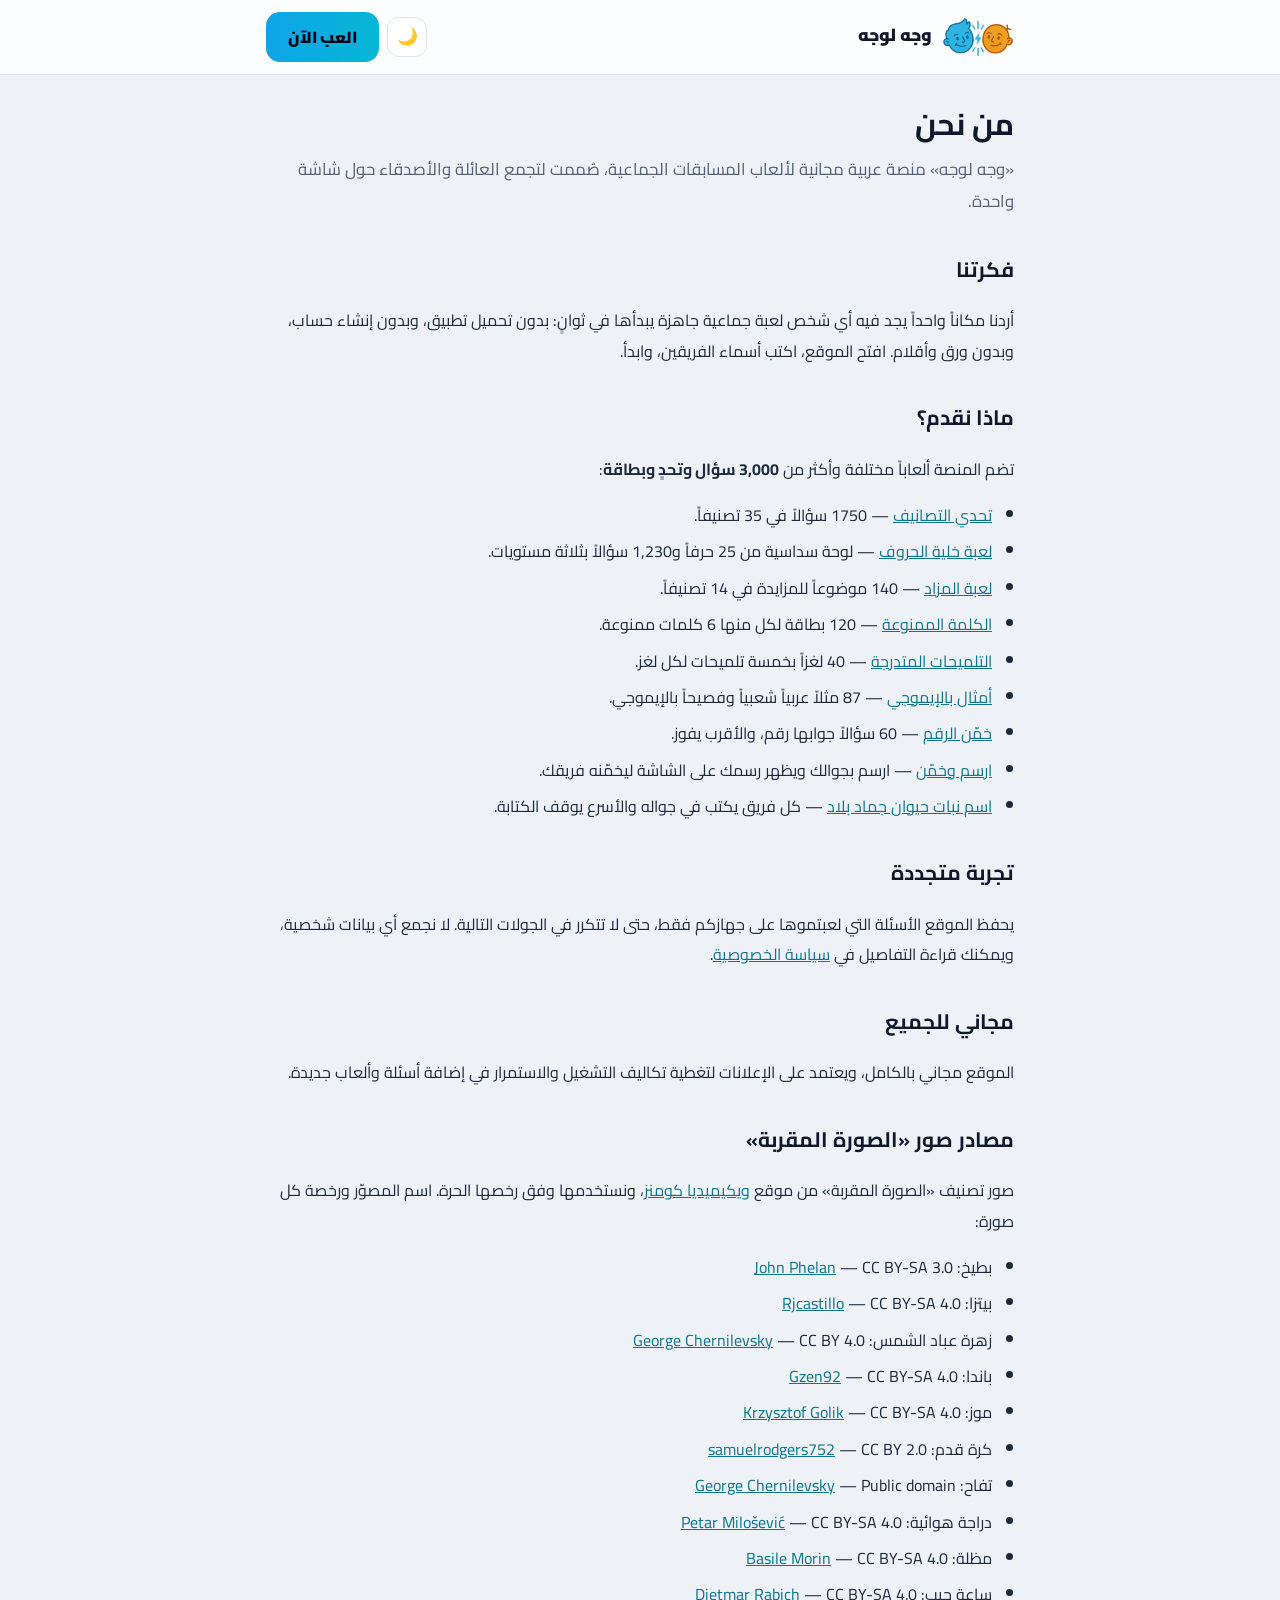
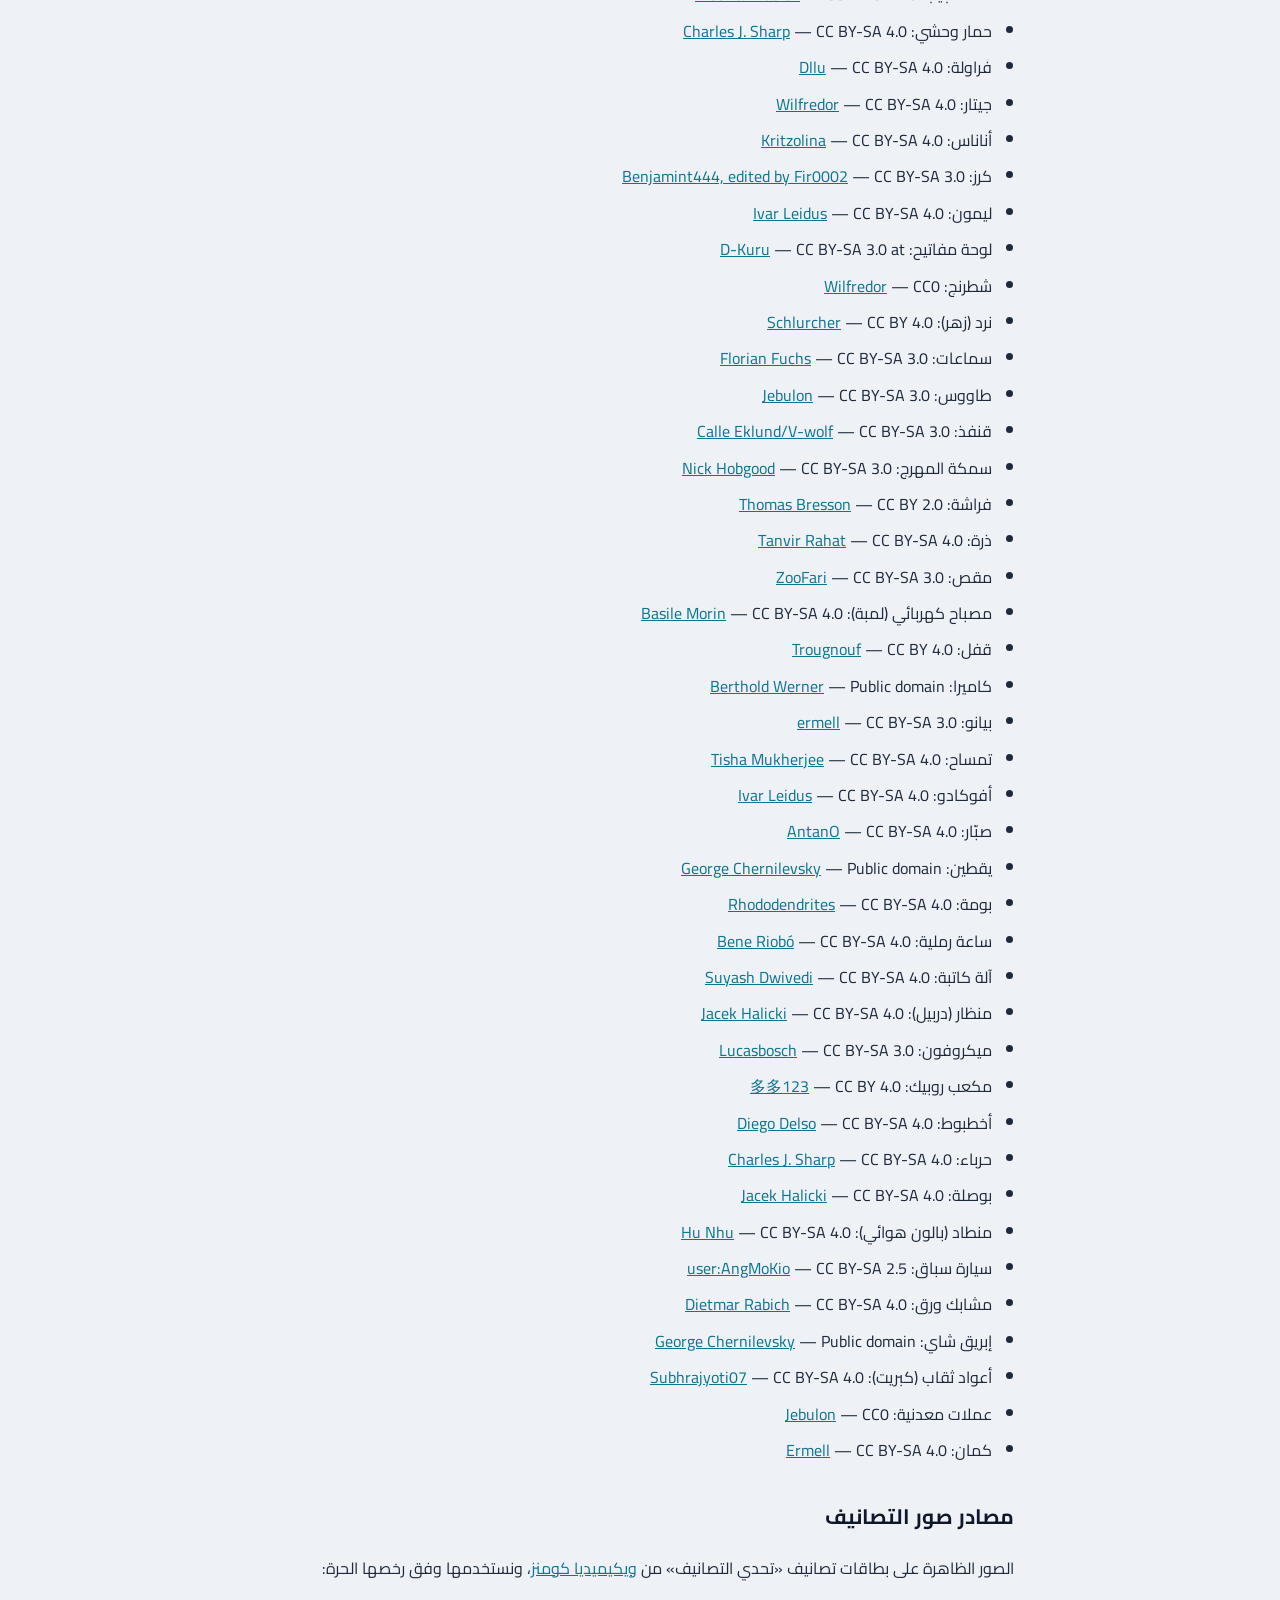
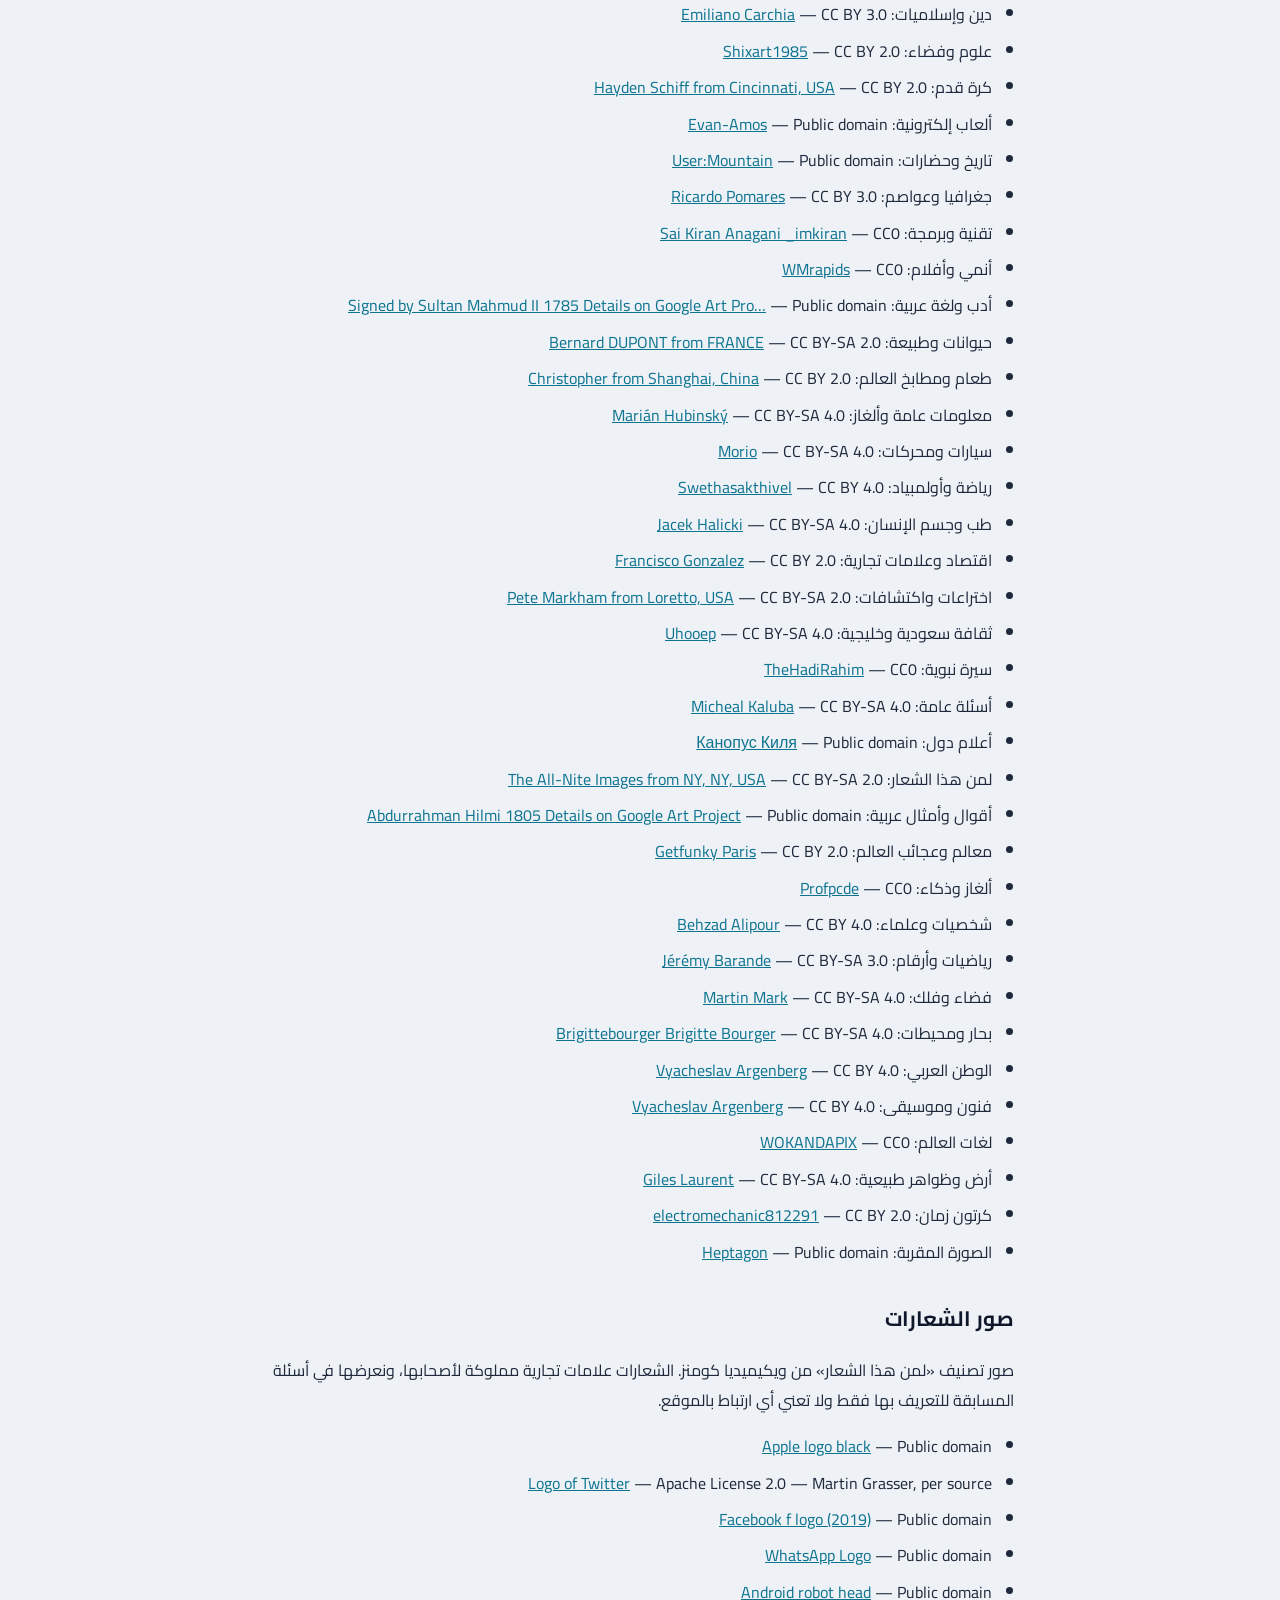
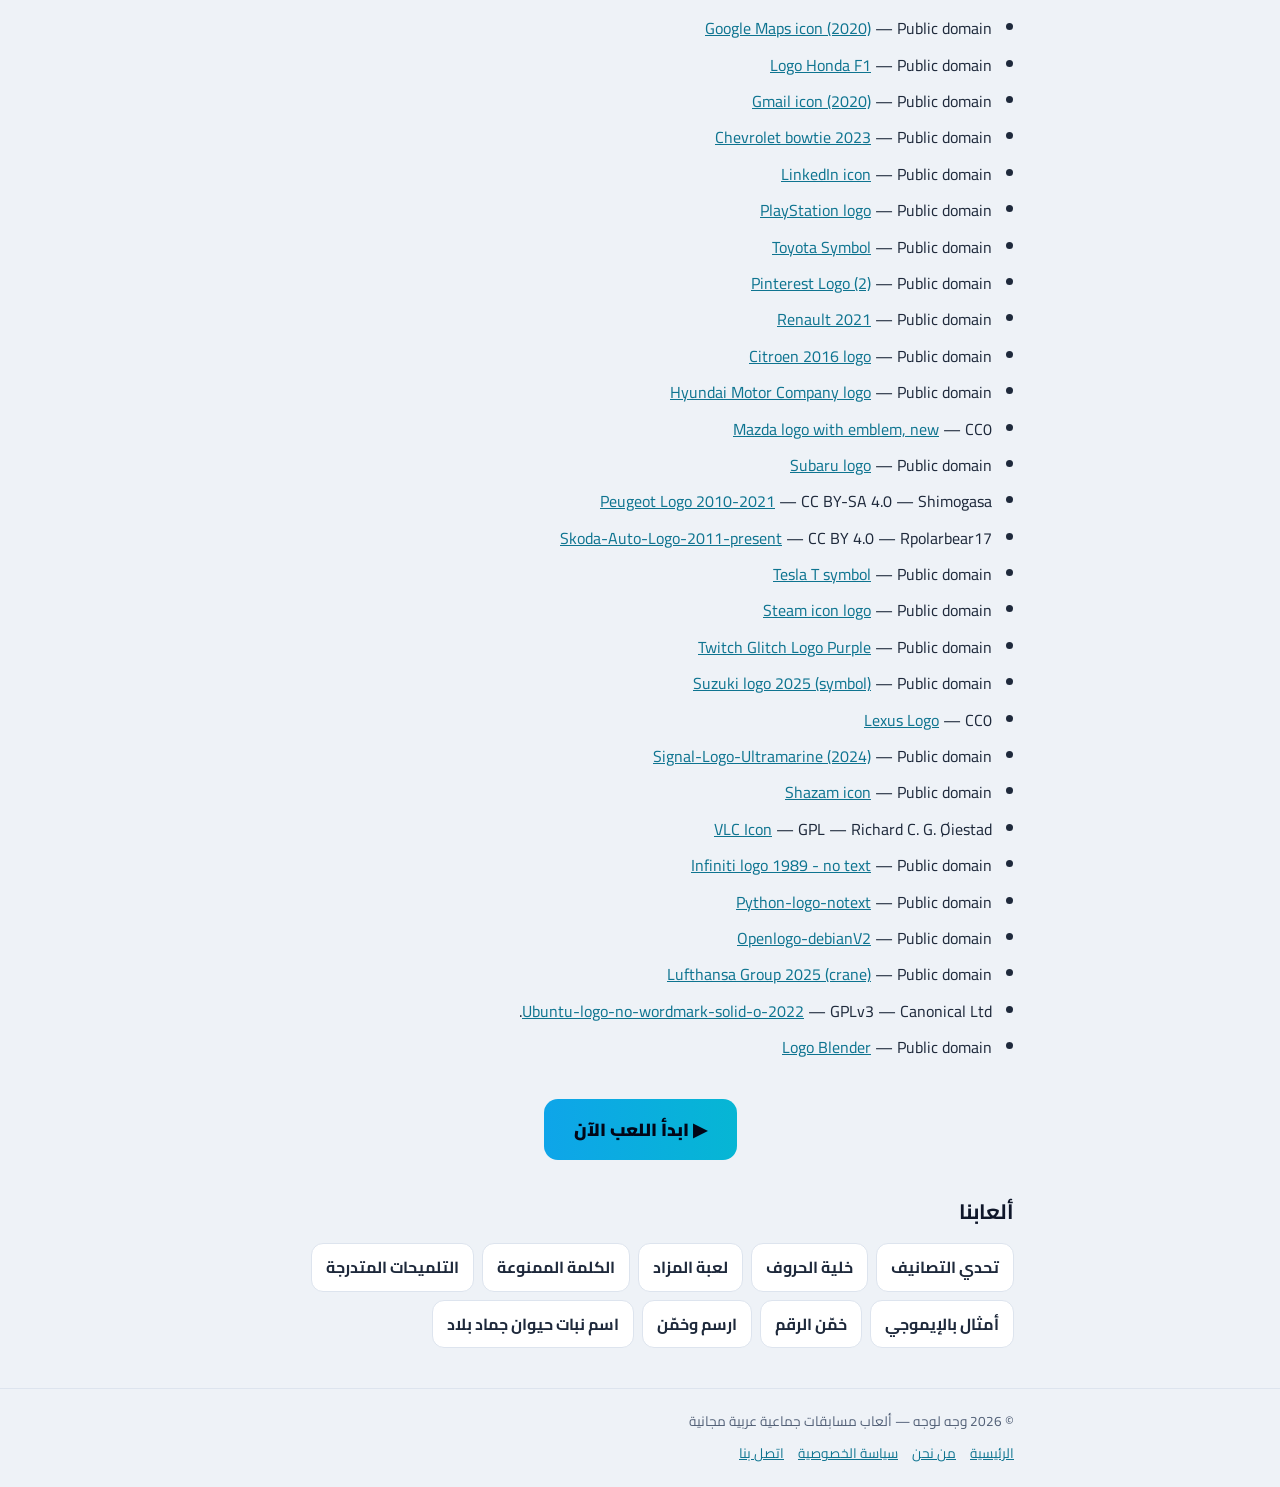
<file: about.html>
<!DOCTYPE html>
<html lang="ar" dir="rtl">
<head>
  <meta charset="UTF-8" />
  <meta name="viewport" content="width=device-width, initial-scale=1.0" />
  <title>من نحن — وجه لوجه | ألعاب مسابقات جماعية عربية مجانية</title>
  <meta name="description" content="وجه لوجه منصة عربية مجانية لألعاب المسابقات الجماعية: ألعاب متنوعة وأكثر من 3000 سؤال وتحدٍ وبطاقة للعائلة والأصدقاء، تعمل على الجوال والكمبيوتر بدون تسجيل." />
  <link rel="canonical" href="https://tahaddi-alfiraq.com/about" />
  <meta property="og:title" content="من نحن — وجه لوجه | ألعاب مسابقات جماعية عربية مجانية" />
  <meta property="og:description" content="وجه لوجه منصة عربية مجانية لألعاب المسابقات الجماعية: ألعاب متنوعة وأكثر من 3000 سؤال وتحدٍ وبطاقة للعائلة والأصدقاء، تعمل على الجوال والكمبيوتر بدون تسجيل." />
  <meta property="og:type" content="article" />
  <meta property="og:url" content="https://tahaddi-alfiraq.com/about" />
  <meta property="og:locale" content="ar_AR" />
  <meta property="og:site_name" content="وجه لوجه" />
  <meta property="og:image" content="https://tahaddi-alfiraq.com/og-image.png" />
  <link rel="icon" type="image/png" sizes="16x16" href="/favicon-16.png" />
  <link rel="icon" type="image/png" sizes="32x32" href="/favicon-32.png" />
  <link rel="icon" type="image/png" sizes="48x48" href="/favicon-48.png" />
  <link rel="icon" type="image/png" sizes="192x192" href="/favicon-192.png" />
  <link rel="apple-touch-icon" sizes="180x180" href="/icon-180.png" />
  <meta name="theme-color" content="#0f172a" />
  <meta name="google-adsense-account" content="ca-pub-3690159783865337" />
  <script async src="https://pagead2.googlesyndication.com/pagead/js/adsbygoogle.js?client=ca-pub-3690159783865337" crossorigin="anonymous"></script>
  <link rel="preconnect" href="https://fonts.googleapis.com" />
  <link rel="preconnect" href="https://fonts.gstatic.com" crossorigin />
  <link href="https://fonts.googleapis.com/css2?family=Cairo:wght@400;700;900&display=swap" rel="stylesheet" />
  <script>(function(){var t;try{t=localStorage.getItem('wjh-theme');}catch(e){}if(t!=='light'&&t!=='dark'){t=(window.matchMedia&&matchMedia('(prefers-color-scheme: light)').matches)?'light':'dark';}document.documentElement.setAttribute('data-theme',t);})();</script>
  <link rel="stylesheet" href="/pages.css" />
  
</head>
<body>
  <header class="top">
    <div class="wrap">
      <a class="brand" href="/"><img src="/icon-clear.png" alt="" width="72" height="40" style="vertical-align:middle;margin-left:10px">وجه لوجه</a>
      <div class="top-actions">
        <button type="button" class="theme-btn" title="الوضع الفاتح / الداكن" aria-label="تبديل الوضع الفاتح والداكن" onclick="var h=document.documentElement,n=h.getAttribute('data-theme')==='light'?'dark':'light';h.setAttribute('data-theme',n);try{localStorage.setItem('wjh-theme',n);}catch(e){}"></button>
        <a class="play-btn" href="/">العب الآن</a>
      </div>
    </div>
  </header>
  <main>
    <article class="wrap">
<h1>من نحن</h1>
<p class="lead">«وجه لوجه» منصة عربية مجانية لألعاب المسابقات الجماعية، صُممت لتجمع العائلة والأصدقاء حول شاشة واحدة.</p>

<h2>فكرتنا</h2>
<p>أردنا مكاناً واحداً يجد فيه أي شخص لعبة جماعية جاهزة يبدأها في ثوانٍ: بدون تحميل تطبيق، وبدون إنشاء حساب، وبدون ورق وأقلام. افتح الموقع، اكتب أسماء الفريقين، وابدأ.</p>

<h2>ماذا نقدم؟</h2>
<p>تضم المنصة ألعاباً مختلفة وأكثر من <strong>3,000 سؤال وتحدٍ وبطاقة</strong>:</p>
<ul>
  <li><a href="/tasaneef">تحدي التصانيف</a> — 1750 سؤالاً في 35 تصنيفاً.</li>
  <li><a href="/khaliyat-alhuruf">لعبة خلية الحروف</a> — لوحة سداسية من 25 حرفاً و1,230 سؤالاً بثلاثة مستويات.</li>
  <li><a href="/mazad">لعبة المزاد</a> — 140 موضوعاً للمزايدة في 14 تصنيفاً.</li>
  <li><a href="/kalima-mamnoua">الكلمة الممنوعة</a> — 120 بطاقة لكل منها 6 كلمات ممنوعة.</li>
  <li><a href="/talmihat">التلميحات المتدرجة</a> — 40 لغزاً بخمسة تلميحات لكل لغز.</li>
  <li><a href="/alghaz-emoji">أمثال بالإيموجي</a> — 87 مثلاً عربياً شعبياً وفصيحاً بالإيموجي.</li>
  <li><a href="/khammin-alraqam">خمّن الرقم</a> — 60 سؤالاً جوابها رقم، والأقرب يفوز.</li>
  <li><a href="/irsim-wa-khammin">ارسم وخمّن</a> — ارسم بجوالك ويظهر رسمك على الشاشة ليخمّنه فريقك.</li>
  <li><a href="/ism-nabat-hayawan">اسم نبات حيوان جماد بلاد</a> — كل فريق يكتب في جواله والأسرع يوقف الكتابة.</li>
</ul>

<h2>تجربة متجددة</h2>
<p>يحفظ الموقع الأسئلة التي لعبتموها على جهازكم فقط، حتى لا تتكرر في الجولات التالية. لا نجمع أي بيانات شخصية، ويمكنك قراءة التفاصيل في <a href="/privacy">سياسة الخصوصية</a>.</p>

<h2>مجاني للجميع</h2>
<p>الموقع مجاني بالكامل، ويعتمد على الإعلانات لتغطية تكاليف التشغيل والاستمرار في إضافة أسئلة وألعاب جديدة.</p>

<h2 id="photo-credits">مصادر صور «الصورة المقربة»</h2>
<p>صور تصنيف «الصورة المقربة» من موقع <a href="https://commons.wikimedia.org">ويكيميديا كومنز</a>، ونستخدمها وفق رخصها الحرة. اسم المصوّر ورخصة كل صورة:</p>
<ul class="credits">
  <li>بطيخ: <a href="https://commons.wikimedia.org/wiki/File:Slice_of_Watermelon_from_Wilson_Farm,_Lexington_MA.jpg" rel="nofollow">John Phelan</a> — CC BY-SA 3.0</li>
  <li>بيتزا: <a href="https://commons.wikimedia.org/wiki/File:Pizza_Tradici%C3%B3n_Napolitana.jpg" rel="nofollow">Rjcastillo</a> — CC BY-SA 4.0</li>
  <li>زهرة عباد الشمس: <a href="https://commons.wikimedia.org/wiki/File:Sunflower_head_2026_G1.jpg" rel="nofollow">George Chernilevsky</a> — CC BY 4.0</li>
  <li>باندا: <a href="https://commons.wikimedia.org/wiki/File:Panda_g%C3%A9ant_(Ailuropoda_melanoleuca)_(1).jpg" rel="nofollow">Gzen92</a> — CC BY-SA 4.0</li>
  <li>موز: <a href="https://commons.wikimedia.org/wiki/File:Bananas_on_black_background_02.jpg" rel="nofollow">Krzysztof Golik</a> — CC BY-SA 4.0</li>
  <li>كرة قدم: <a href="https://commons.wikimedia.org/wiki/File:Ball_on_the_field_(16584976247).jpg" rel="nofollow">samuelrodgers752</a> — CC BY 2.0</li>
  <li>تفاح: <a href="https://commons.wikimedia.org/wiki/File:Apples_in_basket_2018_G2.jpg" rel="nofollow">George Chernilevsky</a> — Public domain</li>
  <li>دراجة هوائية: <a href="https://commons.wikimedia.org/wiki/File:Bicycle_crankset_Shimano_105_R7000_(chainring_50-34,_length_172.5mm,_11_speed).jpg" rel="nofollow">Petar Milošević</a> — CC BY-SA 4.0</li>
  <li>مظلة: <a href="https://commons.wikimedia.org/wiki/File:Beige_and_brown_oil-paper_umbrella_on_the_edge_of_a_wooden_house_in_Luang_Prabang_Laos.jpg" rel="nofollow">Basile Morin</a> — CC BY-SA 4.0</li>
  <li>ساعة جيب: <a href="https://commons.wikimedia.org/wiki/File:D%C3%BClmen,_Kirchspiel,_ehem._Sondermunitionslager_Visbeck,_%22What_if%22_--_2023_--_6686_(kreativ_2).jpg" rel="nofollow">Dietmar Rabich</a> — CC BY-SA 4.0</li>
  <li>حمار وحشي: <a href="https://commons.wikimedia.org/wiki/File:Burchell%27s_zebra_(Equus_quagga_burchellii)_head.jpg" rel="nofollow">Charles J. Sharp</a> — CC BY-SA 4.0</li>
  <li>فراولة: <a href="https://commons.wikimedia.org/wiki/File:Big_strawberry_small_strawberry.jpg" rel="nofollow">Dllu</a> — CC BY-SA 4.0</li>
  <li>جيتار: <a href="https://commons.wikimedia.org/wiki/File:Paramount_Series_acoustic_guitars.jpg" rel="nofollow">Wilfredor</a> — CC BY-SA 4.0</li>
  <li>أناناس: <a href="https://commons.wikimedia.org/wiki/File:Pineapple_on_the_Arruda_Plantation_in_Ponta_Delgada_04.jpg" rel="nofollow">Kritzolina</a> — CC BY-SA 4.0</li>
  <li>كرز: <a href="https://commons.wikimedia.org/wiki/File:Cherry_Stella444.jpg" rel="nofollow">Benjamint444, edited by Fir0002</a> — CC BY-SA 3.0</li>
  <li>ليمون: <a href="https://commons.wikimedia.org/wiki/File:Lemon_-_whole_and_split.jpg" rel="nofollow">Ivar Leidus</a> — CC BY-SA 4.0</li>
  <li>لوحة مفاتيح: <a href="https://commons.wikimedia.org/wiki/File:Razer_Ornata_Chroma_keyboard-top_PNr%C2%B00463.jpg" rel="nofollow">D-Kuru</a> — CC BY-SA 3.0 at</li>
  <li>شطرنج: <a href="https://commons.wikimedia.org/wiki/File:Chess_game_Staunton_No._6_perfil_view_8.jpg" rel="nofollow">Wilfredor</a> — CC0</li>
  <li>نرد (زهر): <a href="https://commons.wikimedia.org/wiki/File:Spielw%C3%BCrfel.jpg" rel="nofollow">Schlurcher</a> — CC BY 4.0</li>
  <li>سماعات: <a href="https://commons.wikimedia.org/wiki/File:Bose_QuietComfort_25_Acoustic_Noise_Cancelling_Headphones_with_Carry_Case.jpg" rel="nofollow">Florian Fuchs</a> — CC BY-SA 3.0</li>
  <li>طاووس: <a href="https://commons.wikimedia.org/wiki/File:Paonroue.JPG" rel="nofollow">Jebulon</a> — CC BY-SA 3.0</li>
  <li>قنفذ: <a href="https://commons.wikimedia.org/wiki/File:Erinaceus_europaeus_in_Avesta_07.jpg" rel="nofollow">Calle Eklund/V-wolf</a> — CC BY-SA 3.0</li>
  <li>سمكة المهرج: <a href="https://commons.wikimedia.org/wiki/File:Amphiprion_ocellaris_(Clown_anemonefish)_by_Nick_Hobgood.jpg" rel="nofollow">Nick Hobgood</a> — CC BY-SA 3.0</li>
  <li>فراشة: <a href="https://commons.wikimedia.org/wiki/File:ComputerHotline_-_Danaus_plexippus_(by)_(3).jpg" rel="nofollow">Thomas Bresson</a> — CC BY 2.0</li>
  <li>ذرة: <a href="https://commons.wikimedia.org/wiki/File:Maize,_Kurigram,_Bangladesh.jpg" rel="nofollow">Tanvir Rahat</a> — CC BY-SA 4.0</li>
  <li>مقص: <a href="https://commons.wikimedia.org/wiki/File:Small_pair_of_blue_scissors.jpg" rel="nofollow">ZooFari</a> — CC BY-SA 3.0</li>
  <li>مصباح كهربائي (لمبة): <a href="https://commons.wikimedia.org/wiki/File:Lamp_with_lit_incandescent_light_bulb_and_black_background.jpg" rel="nofollow">Basile Morin</a> — CC BY-SA 4.0</li>
  <li>قفل: <a href="https://commons.wikimedia.org/wiki/File:Solex_99_30_padlock_with_keys_(DSCF2659).jpg" rel="nofollow">Trougnouf</a> — CC BY 4.0</li>
  <li>كاميرا: <a href="https://commons.wikimedia.org/wiki/File:Chinon_CP_9_AF_BW_1.JPG" rel="nofollow">Berthold Werner</a> — Public domain</li>
  <li>بيانو: <a href="https://commons.wikimedia.org/wiki/File:Boesendorfer-5075415.jpg" rel="nofollow">ermell</a> — CC BY-SA 3.0</li>
  <li>تمساح: <a href="https://commons.wikimedia.org/wiki/File:Saltwater_crocodile_in_Sundarbans_National_Park_November_2024_by_Tisha_Mukherjee_03.jpg" rel="nofollow">Tisha Mukherjee</a> — CC BY-SA 4.0</li>
  <li>أفوكادو: <a href="https://commons.wikimedia.org/wiki/File:Avocado_Hass_-_single_and_halved.jpg" rel="nofollow">Ivar Leidus</a> — CC BY-SA 4.0</li>
  <li>صبّار: <a href="https://commons.wikimedia.org/wiki/File:Cactus_(Opuntia_phaeacantha)_flower.JPG" rel="nofollow">AntanO</a> — CC BY-SA 4.0</li>
  <li>يقطين: <a href="https://commons.wikimedia.org/wiki/File:Cucurbita_2011_G1.jpg" rel="nofollow">George Chernilevsky</a> — Public domain</li>
  <li>بومة: <a href="https://commons.wikimedia.org/wiki/File:Eurasian_eagle-owl_(44088).jpg" rel="nofollow">Rhododendrites</a> — CC BY-SA 4.0</li>
  <li>ساعة رملية: <a href="https://commons.wikimedia.org/wiki/File:Reloxo_de_area_na_igrexa_de_Ekeby.jpg" rel="nofollow">Bene Riob&#243;</a> — CC BY-SA 4.0</li>
  <li>آلة كاتبة: <a href="https://commons.wikimedia.org/wiki/File:Olivetti_Lettera_82_portable_mechanical_typewriter.jpg" rel="nofollow">Suyash Dwivedi</a> — CC BY-SA 4.0</li>
  <li>منظار (دربيل): <a href="https://commons.wikimedia.org/wiki/File:2020_Lornetka_Baigish_8x30.jpg" rel="nofollow">Jacek Halicki</a> — CC BY-SA 4.0</li>
  <li>ميكروفون: <a href="https://commons.wikimedia.org/wiki/File:AKG_C214_Condenser_microphone.jpg" rel="nofollow">Lucasbosch</a> — CC BY-SA 3.0</li>
  <li>مكعب روبيك: <a href="https://commons.wikimedia.org/wiki/File:Speedcube_MoYu_3.jpg" rel="nofollow">多多123</a> — CC BY 4.0</li>
  <li>أخطبوط: <a href="https://commons.wikimedia.org/wiki/File:Pulpo_com%C3%BAn_(Octopus_vulgaris),_Parque_natural_de_la_Arr%C3%A1bida,_Portugal,_2020-07-21,_DD_33.jpg" rel="nofollow">Diego Delso</a> — CC BY-SA 4.0</li>
  <li>حرباء: <a href="https://commons.wikimedia.org/wiki/File:Panther_chameleon_(Furcifer_pardalis)_male_Nosy_Be.jpg" rel="nofollow">Charles J. Sharp</a> — CC BY-SA 4.0</li>
  <li>بوصلة: <a href="https://commons.wikimedia.org/wiki/File:2016_Busola.JPG" rel="nofollow">Jacek Halicki</a> — CC BY-SA 4.0</li>
  <li>منطاد (بالون هوائي): <a href="https://commons.wikimedia.org/wiki/File:Inside_of_a_hot_air_balloon.jpg" rel="nofollow">Hu Nhu</a> — CC BY-SA 4.0</li>
  <li>سيارة سباق: <a href="https://commons.wikimedia.org/wiki/File:Formel3_racing_car_2_amk.jpg" rel="nofollow">user:AngMoKio</a> — CC BY-SA 2.5</li>
  <li>مشابك ورق: <a href="https://commons.wikimedia.org/wiki/File:B%C3%BCroklammern_--_2021_--_6481.jpg" rel="nofollow">Dietmar Rabich</a> — CC BY-SA 4.0</li>
  <li>إبريق شاي: <a href="https://commons.wikimedia.org/wiki/File:Teapot_2010_G1.jpg" rel="nofollow">George Chernilevsky</a> — Public domain</li>
  <li>أعواد ثقاب (كبريت): <a href="https://commons.wikimedia.org/wiki/File:Closeup_of_match_stick_heads.jpg" rel="nofollow">Subhrajyoti07</a> — CC BY-SA 4.0</li>
  <li>عملات معدنية: <a href="https://commons.wikimedia.org/wiki/File:Sestertius_Hadrianus_Roma_Victory_Cornucopia.jpg" rel="nofollow">Jebulon</a> — CC0</li>
  <li>كمان: <a href="https://commons.wikimedia.org/wiki/File:Alina_Pogostkina-20130225-RM-194336.jpg" rel="nofollow">Ermell</a> — CC BY-SA 4.0</li>
</ul>

<h2 id="category-photo-credits">مصادر صور التصانيف</h2>
<p>الصور الظاهرة على بطاقات تصانيف «تحدي التصانيف» من <a href="https://commons.wikimedia.org">ويكيميديا كومنز</a>، ونستخدمها وفق رخصها الحرة:</p>
<ul class="credits">
  <li>دين وإسلاميات: <a href="https://commons.wikimedia.org/wiki/File:Blue_Mosque_(176275135).jpeg" rel="nofollow">Emiliano Carchia</a> — CC BY 3.0</li>
  <li>علوم وفضاء: <a href="https://commons.wikimedia.org/wiki/File:Close-up_of_a_lab_technitian_adjusting_a_microscope_glass_slide.jpg" rel="nofollow">Shixart1985</a> — CC BY 2.0</li>
  <li>كرة قدم: <a href="https://commons.wikimedia.org/wiki/File:USF_at_UC_2019_-_game_ball_(48957905358).jpg" rel="nofollow">Hayden Schiff from Cincinnati, USA</a> — CC BY 2.0</li>
  <li>ألعاب إلكترونية: <a href="https://commons.wikimedia.org/wiki/File:Tiger-RZone-Controller-FL.jpg" rel="nofollow">Evan-Amos</a> — Public domain</li>
  <li>تاريخ وحضارات: <a href="https://commons.wikimedia.org/wiki/File:Parthenon_from_west.jpg" rel="nofollow">User:Mountain</a> — Public domain</li>
  <li>جغرافيا وعواصم: <a href="https://commons.wikimedia.org/wiki/File:Antique_World_(60514208).jpeg" rel="nofollow">Ricardo Pomares</a> — CC BY 3.0</li>
  <li>تقنية وبرمجة: <a href="https://commons.wikimedia.org/wiki/File:CSS_code_on_a_screen_(Unsplash).jpg" rel="nofollow">Sai Kiran Anagani _imkiran</a> — CC0</li>
  <li>أنمي وأفلام: <a href="https://commons.wikimedia.org/wiki/File:The_Odyssey_(2026_film)_IMAX_70_mm_film_reels.jpg" rel="nofollow">WMrapids</a> — CC0</li>
  <li>أدب ولغة عربية: <a href="https://commons.wikimedia.org/wiki/File:Signed_by_Sultan_Mahmud_II_-_Levha_(calligraphic_inscription)_-_Google_Art_Project.jpg" rel="nofollow">Signed by Sultan Mahmud II 1785 Details on Google Art Pro…</a> — Public domain</li>
  <li>حيوانات وطبيعة: <a href="https://commons.wikimedia.org/wiki/File:Lion_(Panthera_leo)_young_male_portrait_..._(52130959407).jpg" rel="nofollow">Bernard DUPONT from FRANCE</a> — CC BY-SA 2.0</li>
  <li>طعام ومطابخ العالم: <a href="https://commons.wikimedia.org/wiki/File:Colorful_Spices_and_Teas.jpg" rel="nofollow">Christopher from Shanghai, China</a> — CC BY 2.0</li>
  <li>معلومات عامة وألغاز: <a href="https://commons.wikimedia.org/wiki/File:Glowing_filament_of_an_electric_bulb.jpg" rel="nofollow">Mari&#225;n Hubinsk&#253;</a> — CC BY-SA 4.0</li>
  <li>سيارات ومحركات: <a href="https://commons.wikimedia.org/wiki/File:2015_Malaysian_GP_opening_lap.jpg" rel="nofollow">Morio</a> — CC BY-SA 4.0</li>
  <li>رياضة وأولمبياد: <a href="https://commons.wikimedia.org/wiki/File:Athletics_relay.jpg" rel="nofollow">Swethasakthivel</a> — CC BY 4.0</li>
  <li>طب وجسم الإنسان: <a href="https://commons.wikimedia.org/wiki/File:2023_Stetoskop.jpg" rel="nofollow">Jacek Halicki</a> — CC BY-SA 4.0</li>
  <li>اقتصاد وعلامات تجارية: <a href="https://commons.wikimedia.org/wiki/File:Tickers_(8085342806).jpg" rel="nofollow">Francisco Gonzalez</a> — CC BY 2.0</li>
  <li>اختراعات واكتشافات: <a href="https://commons.wikimedia.org/wiki/File:North_Shore_Trip_-_Fall_2012_-_Split_Rock_Clockworks_(8061060091).jpg" rel="nofollow">Pete Markham from Loretto, USA</a> — CC BY-SA 2.0</li>
  <li>ثقافة سعودية وخليجية: <a href="https://commons.wikimedia.org/wiki/File:Elephant_rock,_Al-%27Ula.jpg" rel="nofollow">Uhooep</a> — CC BY-SA 4.0</li>
  <li>سيرة نبوية: <a href="https://commons.wikimedia.org/wiki/File:Medium_shot_of_the_Green_Dome_at_The_Prophet%27s_Mosque_(Al_Masjid-e-Nabawi).jpg" rel="nofollow">TheHadiRahim</a> — CC0</li>
  <li>أسئلة عامة: <a href="https://commons.wikimedia.org/wiki/File:Books_and_Bookshelves_in_Mansueto_Library.jpg" rel="nofollow">Micheal Kaluba</a> — CC BY-SA 4.0</li>
  <li>أعلام دول: <a href="https://commons.wikimedia.org/wiki/File:A_World_Flags.jpg" rel="nofollow">Канопус Киля</a> — Public domain</li>
  <li>لمن هذا الشعار: <a href="https://commons.wikimedia.org/wiki/File:Times_Square_neon_2.jpg" rel="nofollow">The All-Nite Images from NY, NY, USA</a> — CC BY-SA 2.0</li>
  <li>أقوال وأمثال عربية: <a href="https://commons.wikimedia.org/wiki/File:Abdurrahman_Hilmi_-_Me%C5%9Fk_(calligraphy_exercise)_-_Google_Art_Project.jpg" rel="nofollow">Abdurrahman Hilmi 1805 Details on Google Art Project</a> — Public domain</li>
  <li>معالم وعجائب العالم: <a href="https://commons.wikimedia.org/wiki/File:Eiffel_Tower_and_Pont_Alexandre_III_at_night.jpg" rel="nofollow">Getfunky Paris</a> — CC BY 2.0</li>
  <li>ألغاز وذكاء: <a href="https://commons.wikimedia.org/wiki/File:Red_jigsaw_puzzle_pieces_2.jpg" rel="nofollow">Profpcde</a> — CC0</li>
  <li>شخصيات وعلماء: <a href="https://commons.wikimedia.org/wiki/File:Statue_of_Avicenna_%D8%A8%D8%B1%D9%81_%D8%B2%D9%85%D8%B3%D8%AA%D8%A7%D9%86%DB%8C_%D8%AF%D8%B1%C2%AB_%D8%A8%D9%87%D8%A7%D8%B1_%C2%BB_%D9%87%D9%85%D8%AF%D8%A7%D9%86.jpg" rel="nofollow">Behzad Alipour</a> — CC BY 4.0</li>
  <li>رياضيات وأرقام: <a href="https://commons.wikimedia.org/wiki/File:CMAP_-_Centre_de_Math%C3%A9matiques_Appliqu%C3%A9es_de_l%27Ecole_polytechnique.jpg" rel="nofollow">J&#233;r&#233;my Barande</a> — CC BY-SA 3.0</li>
  <li>فضاء وفلك: <a href="https://commons.wikimedia.org/wiki/File:In_the_photo_there_is_one_Perseid,_Milky_Way_and_Andromega_galaxy_and_light_pollution_on_the_horizon_-_Luhasoo_bog_in_Estonia.jpg" rel="nofollow">Martin Mark</a> — CC BY-SA 4.0</li>
  <li>بحار ومحيطات: <a href="https://commons.wikimedia.org/wiki/File:La_horde_-_Surfers_riding_a_wave_in_Paea,_Tahiti.jpg" rel="nofollow">Brigittebourger Brigitte Bourger</a> — CC BY-SA 4.0</li>
  <li>الوطن العربي: <a href="https://commons.wikimedia.org/wiki/File:Al-Khazneh_(The_Treasury)_2,_Petra,_Jordan.jpg" rel="nofollow">Vyacheslav Argenberg</a> — CC BY 4.0</li>
  <li>فنون وموسيقى: <a href="https://commons.wikimedia.org/wiki/File:Damascus,_Syria,_Store,_Oud,_Arabic_musical_instruments,_and_more.jpg" rel="nofollow">Vyacheslav Argenberg</a> — CC BY 4.0</li>
  <li>لغات العالم: <a href="https://commons.wikimedia.org/wiki/File:Wooden_Block_Letters_Vision.jpg" rel="nofollow">WOKANDAPIX</a> — CC0</li>
  <li>أرض وظواهر طبيعية: <a href="https://commons.wikimedia.org/wiki/File:001_Volcano_eruption_of_Litli-Hr%C3%BAtur_in_Iceland_in_2023_Photo_by_Giles_Laurent.jpg" rel="nofollow">Giles Laurent</a> — CC BY-SA 4.0</li>
  <li>كرتون زمان: <a href="https://commons.wikimedia.org/wiki/File:Bush_TV62_television_set,_UK,_1956.jpg" rel="nofollow">electromechanic812291</a> — CC BY 2.0</li>
  <li>الصورة المقربة: <a href="https://commons.wikimedia.org/wiki/File:Magnifying_glass2.jpg" rel="nofollow">Heptagon</a> — Public domain</li>
</ul>

<h2 id="logo-credits">صور الشعارات</h2>
<p>صور تصنيف «لمن هذا الشعار» من ويكيميديا كومنز. الشعارات علامات تجارية مملوكة لأصحابها، ونعرضها في أسئلة المسابقة للتعريف بها فقط ولا تعني أي ارتباط بالموقع.</p>
<ul class="credits">
  <li><a href="https://commons.wikimedia.org/wiki/File:Apple_logo_black.svg" rel="nofollow">Apple logo black</a> — Public domain</li>
  <li><a href="https://commons.wikimedia.org/wiki/File:Logo_of_Twitter.svg" rel="nofollow">Logo of Twitter</a> — Apache License 2.0 — Martin Grasser, per source</li>
  <li><a href="https://commons.wikimedia.org/wiki/File:Facebook_f_logo_(2019).svg" rel="nofollow">Facebook f logo (2019)</a> — Public domain</li>
  <li><a href="https://commons.wikimedia.org/wiki/File:WhatsApp_Logo.svg" rel="nofollow">WhatsApp Logo</a> — Public domain</li>
  <li><a href="https://commons.wikimedia.org/wiki/File:Android_robot_head.svg" rel="nofollow">Android robot head</a> — Public domain</li>
  <li><a href="https://commons.wikimedia.org/wiki/File:Google_Maps_icon_(2020).svg" rel="nofollow">Google Maps icon (2020)</a> — Public domain</li>
  <li><a href="https://commons.wikimedia.org/wiki/File:Logo_Honda_F1.svg" rel="nofollow">Logo Honda F1</a> — Public domain</li>
  <li><a href="https://commons.wikimedia.org/wiki/File:Gmail_icon_(2020).svg" rel="nofollow">Gmail icon (2020)</a> — Public domain</li>
  <li><a href="https://commons.wikimedia.org/wiki/File:Chevrolet_bowtie_2023.svg" rel="nofollow">Chevrolet bowtie 2023</a> — Public domain</li>
  <li><a href="https://commons.wikimedia.org/wiki/File:LinkedIn_icon.svg" rel="nofollow">LinkedIn icon</a> — Public domain</li>
  <li><a href="https://commons.wikimedia.org/wiki/File:PlayStation_logo.svg" rel="nofollow">PlayStation logo</a> — Public domain</li>
  <li><a href="https://commons.wikimedia.org/wiki/File:Toyota_Symbol.svg" rel="nofollow">Toyota Symbol</a> — Public domain</li>
  <li><a href="https://commons.wikimedia.org/wiki/File:Pinterest_Logo_(2).svg" rel="nofollow">Pinterest Logo (2)</a> — Public domain</li>
  <li><a href="https://commons.wikimedia.org/wiki/File:Renault_2021.svg" rel="nofollow">Renault 2021</a> — Public domain</li>
  <li><a href="https://commons.wikimedia.org/wiki/File:Citroen_2016_logo.svg" rel="nofollow">Citroen 2016 logo</a> — Public domain</li>
  <li><a href="https://commons.wikimedia.org/wiki/File:Hyundai_Motor_Company_logo.svg" rel="nofollow">Hyundai Motor Company logo</a> — Public domain</li>
  <li><a href="https://commons.wikimedia.org/wiki/File:Mazda_logo_with_emblem,_new.svg" rel="nofollow">Mazda logo with emblem, new</a> — CC0</li>
  <li><a href="https://commons.wikimedia.org/wiki/File:Subaru_logo.svg" rel="nofollow">Subaru logo</a> — Public domain</li>
  <li><a href="https://commons.wikimedia.org/wiki/File:Peugeot_Logo_2010-2021.jpg" rel="nofollow">Peugeot Logo 2010-2021</a> — CC BY-SA 4.0 — Shimogasa</li>
  <li><a href="https://commons.wikimedia.org/wiki/File:Skoda-Auto-Logo-2011-present.svg" rel="nofollow">Skoda-Auto-Logo-2011-present</a> — CC BY 4.0 — Rpolarbear17</li>
  <li><a href="https://commons.wikimedia.org/wiki/File:Tesla_T_symbol.svg" rel="nofollow">Tesla T symbol</a> — Public domain</li>
  <li><a href="https://commons.wikimedia.org/wiki/File:Steam_icon_logo.svg" rel="nofollow">Steam icon logo</a> — Public domain</li>
  <li><a href="https://commons.wikimedia.org/wiki/File:Twitch_Glitch_Logo_Purple.svg" rel="nofollow">Twitch Glitch Logo Purple</a> — Public domain</li>
  <li><a href="https://commons.wikimedia.org/wiki/File:Suzuki_logo_2025_(symbol).svg" rel="nofollow">Suzuki logo 2025 (symbol)</a> — Public domain</li>
  <li><a href="https://commons.wikimedia.org/wiki/File:Lexus_Logo.svg" rel="nofollow">Lexus Logo</a> — CC0</li>
  <li><a href="https://commons.wikimedia.org/wiki/File:Signal-Logo-Ultramarine_(2024).svg" rel="nofollow">Signal-Logo-Ultramarine (2024)</a> — Public domain</li>
  <li><a href="https://commons.wikimedia.org/wiki/File:Shazam_icon.svg" rel="nofollow">Shazam icon</a> — Public domain</li>
  <li><a href="https://commons.wikimedia.org/wiki/File:VLC_Icon.svg" rel="nofollow">VLC Icon</a> — GPL — Richard C. G. &#216;iestad</li>
  <li><a href="https://commons.wikimedia.org/wiki/File:Infiniti_logo_1989_-_no_text.svg" rel="nofollow">Infiniti logo 1989 - no text</a> — Public domain</li>
  <li><a href="https://commons.wikimedia.org/wiki/File:Python-logo-notext.svg" rel="nofollow">Python-logo-notext</a> — Public domain</li>
  <li><a href="https://commons.wikimedia.org/wiki/File:Openlogo-debianV2.svg" rel="nofollow">Openlogo-debianV2</a> — Public domain</li>
  <li><a href="https://commons.wikimedia.org/wiki/File:Lufthansa_Group_2025_(crane).svg" rel="nofollow">Lufthansa Group 2025 (crane)</a> — Public domain</li>
  <li><a href="https://commons.wikimedia.org/wiki/File:Ubuntu-logo-no-wordmark-solid-o-2022.svg" rel="nofollow">Ubuntu-logo-no-wordmark-solid-o-2022</a> — GPLv3 — Canonical Ltd.</li>
  <li><a href="https://commons.wikimedia.org/wiki/File:Logo_Blender.svg" rel="nofollow">Logo Blender</a> — Public domain</li>
</ul>

      <div class="cta"><a class="play-btn big" href="/">▶ ابدأ اللعب الآن</a></div>
      <h2>ألعابنا</h2>
      <div class="more">
      <a href="/tasaneef">تحدي التصانيف</a>
      <a href="/khaliyat-alhuruf">خلية الحروف</a>
      <a href="/mazad">لعبة المزاد</a>
      <a href="/kalima-mamnoua">الكلمة الممنوعة</a>
      <a href="/talmihat">التلميحات المتدرجة</a>
      <a href="/alghaz-emoji">أمثال بالإيموجي</a>
      <a href="/khammin-alraqam">خمّن الرقم</a>
      <a href="/irsim-wa-khammin">ارسم وخمّن</a>
      <a href="/ism-nabat-hayawan">اسم نبات حيوان جماد بلاد</a>
      </div>
    </article>
  </main>
  <footer class="bottom">
    <div class="wrap">
      <div>© 2026 وجه لوجه — ألعاب مسابقات جماعية عربية مجانية</div>
      <nav>
        <a href="/">الرئيسية</a>
        <a href="/about">من نحن</a>
        <a href="/privacy">سياسة الخصوصية</a>
        <a href="/contact">اتصل بنا</a>
      </nav>
    </div>
  </footer>
  <!-- Cloudflare Web Analytics --><script defer src='https://static.cloudflareinsights.com/beacon.min.js' data-cf-beacon='{"token": "a5c64b96739b4bb4bcfc943876428178"}'></script><!-- End Cloudflare Web Analytics -->
</body>
</html>
</file>
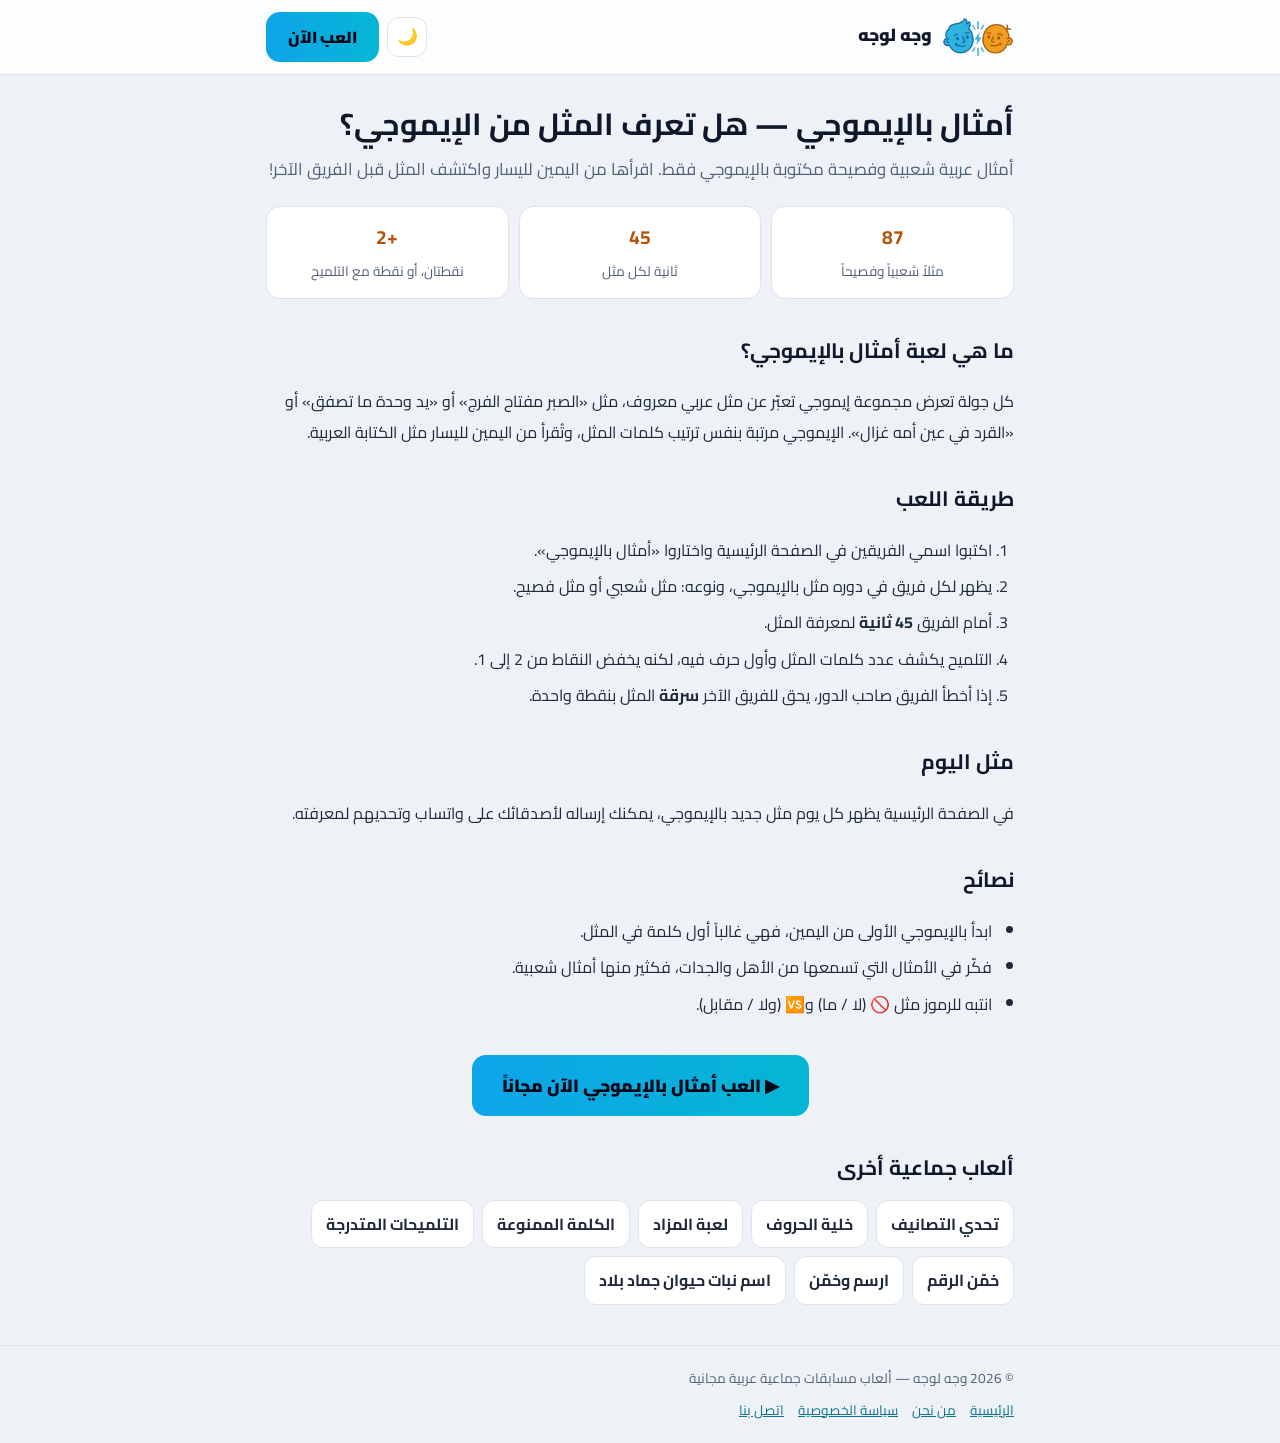
<file: alghaz-emoji.html>
<!DOCTYPE html>
<html lang="ar" dir="rtl">
<head>
  <meta charset="UTF-8" />
  <meta name="viewport" content="width=device-width, initial-scale=1.0" />
  <title>أمثال بالإيموجي — خمّن المثل العربي من الإيموجي | وجه لوجه</title>
  <meta name="description" content="لعبة أمثال بالإيموجي مجاناً: 87 مثلاً عربياً شعبياً وفصيحاً مكتوبة بالإيموجي من اليمين لليسار. خمّن المثل خلال 45 ثانية مع فريقك، وتحدَّ أصدقاءك بمثل اليوم." />
  <link rel="canonical" href="https://tahaddi-alfiraq.com/alghaz-emoji" />
  <meta property="og:title" content="أمثال بالإيموجي — خمّن المثل العربي من الإيموجي | وجه لوجه" />
  <meta property="og:description" content="لعبة أمثال بالإيموجي مجاناً: 87 مثلاً عربياً شعبياً وفصيحاً مكتوبة بالإيموجي من اليمين لليسار. خمّن المثل خلال 45 ثانية مع فريقك، وتحدَّ أصدقاءك بمثل اليوم." />
  <meta property="og:type" content="article" />
  <meta property="og:url" content="https://tahaddi-alfiraq.com/alghaz-emoji" />
  <meta property="og:locale" content="ar_AR" />
  <meta property="og:site_name" content="وجه لوجه" />
  <meta property="og:image" content="https://tahaddi-alfiraq.com/og-image.png" />
  <link rel="icon" type="image/png" sizes="16x16" href="/favicon-16.png" />
  <link rel="icon" type="image/png" sizes="32x32" href="/favicon-32.png" />
  <link rel="icon" type="image/png" sizes="48x48" href="/favicon-48.png" />
  <link rel="icon" type="image/png" sizes="192x192" href="/favicon-192.png" />
  <link rel="apple-touch-icon" sizes="180x180" href="/icon-180.png" />
  <meta name="theme-color" content="#0f172a" />
  <meta name="google-adsense-account" content="ca-pub-3690159783865337" />
  <script async src="https://pagead2.googlesyndication.com/pagead/js/adsbygoogle.js?client=ca-pub-3690159783865337" crossorigin="anonymous"></script>
  <link rel="preconnect" href="https://fonts.googleapis.com" />
  <link rel="preconnect" href="https://fonts.gstatic.com" crossorigin />
  <link href="https://fonts.googleapis.com/css2?family=Cairo:wght@400;700;900&display=swap" rel="stylesheet" />
  <script>(function(){var t;try{t=localStorage.getItem('wjh-theme');}catch(e){}if(t!=='light'&&t!=='dark'){t=(window.matchMedia&&matchMedia('(prefers-color-scheme: light)').matches)?'light':'dark';}document.documentElement.setAttribute('data-theme',t);})();</script>
  <link rel="stylesheet" href="/pages.css" />
  <script type="application/ld+json">{"@context":"https://schema.org","@type":"Game","name":"أمثال بالإيموجي","description":"لعبة أمثال بالإيموجي مجاناً: 87 مثلاً عربياً شعبياً وفصيحاً مكتوبة بالإيموجي من اليمين لليسار. خمّن المثل خلال 45 ثانية مع فريقك، وتحدَّ أصدقاءك بمثل اليوم.","url":"https://tahaddi-alfiraq.com/alghaz-emoji","inLanguage":"ar","numberOfPlayers":{"@type":"QuantitativeValue","minValue":2},"isAccessibleForFree":true,"publisher":{"@type":"Organization","name":"وجه لوجه","url":"https://tahaddi-alfiraq.com/"}}</script>
</head>
<body>
  <header class="top">
    <div class="wrap">
      <a class="brand" href="/"><img src="/icon-clear.png" alt="" width="72" height="40" style="vertical-align:middle;margin-left:10px">وجه لوجه</a>
      <div class="top-actions">
        <button type="button" class="theme-btn" title="الوضع الفاتح / الداكن" aria-label="تبديل الوضع الفاتح والداكن" onclick="var h=document.documentElement,n=h.getAttribute('data-theme')==='light'?'dark':'light';h.setAttribute('data-theme',n);try{localStorage.setItem('wjh-theme',n);}catch(e){}"></button>
        <a class="play-btn" href="/">العب الآن</a>
      </div>
    </div>
  </header>
  <main>
    <article class="wrap">
<h1>أمثال بالإيموجي — هل تعرف المثل من الإيموجي؟</h1>
<p class="lead">أمثال عربية شعبية وفصيحة مكتوبة بالإيموجي فقط. اقرأها من اليمين لليسار واكتشف المثل قبل الفريق الآخر!</p>

<div class="facts">
  <div class="fact"><b>87</b><span>مثلاً شعبياً وفصيحاً</span></div>
  <div class="fact"><b>45</b><span>ثانية لكل مثل</span></div>
  <div class="fact"><b>+2</b><span>نقطتان، أو نقطة مع التلميح</span></div>
</div>

<h2>ما هي لعبة أمثال بالإيموجي؟</h2>
<p>كل جولة تعرض مجموعة إيموجي تعبّر عن مثل عربي معروف، مثل «الصبر مفتاح الفرج» أو «يد وحدة ما تصفق» أو «القرد في عين أمه غزال». الإيموجي مرتبة بنفس ترتيب كلمات المثل، وتُقرأ من اليمين لليسار مثل الكتابة العربية.</p>

<h2>طريقة اللعب</h2>
<ol>
  <li>اكتبوا اسمي الفريقين في الصفحة الرئيسية واختاروا «أمثال بالإيموجي».</li>
  <li>يظهر لكل فريق في دوره مثل بالإيموجي، ونوعه: مثل شعبي أو مثل فصيح.</li>
  <li>أمام الفريق <strong>45 ثانية</strong> لمعرفة المثل.</li>
  <li>التلميح يكشف عدد كلمات المثل وأول حرف فيه، لكنه يخفض النقاط من 2 إلى 1.</li>
  <li>إذا أخطأ الفريق صاحب الدور، يحق للفريق الآخر <strong>سرقة</strong> المثل بنقطة واحدة.</li>
</ol>

<h2>مثل اليوم</h2>
<p>في الصفحة الرئيسية يظهر كل يوم مثل جديد بالإيموجي، يمكنك إرساله لأصدقائك على واتساب وتحديهم لمعرفته.</p>

<h2>نصائح</h2>
<ul>
  <li>ابدأ بالإيموجي الأولى من اليمين، فهي غالباً أول كلمة في المثل.</li>
  <li>فكّر في الأمثال التي تسمعها من الأهل والجدات، فكثير منها أمثال شعبية.</li>
  <li>انتبه للرموز مثل 🚫 (لا / ما) و🆚 (ولا / مقابل).</li>
</ul>

      <div class="cta"><a class="play-btn big" href="/">▶ العب أمثال بالإيموجي الآن مجاناً</a></div>
      <h2>ألعاب جماعية أخرى</h2>
      <div class="more">
      <a href="/tasaneef">تحدي التصانيف</a>
      <a href="/khaliyat-alhuruf">خلية الحروف</a>
      <a href="/mazad">لعبة المزاد</a>
      <a href="/kalima-mamnoua">الكلمة الممنوعة</a>
      <a href="/talmihat">التلميحات المتدرجة</a>
      <a href="/khammin-alraqam">خمّن الرقم</a>
      <a href="/irsim-wa-khammin">ارسم وخمّن</a>
      <a href="/ism-nabat-hayawan">اسم نبات حيوان جماد بلاد</a>
      </div>
    </article>
  </main>
  <footer class="bottom">
    <div class="wrap">
      <div>© 2026 وجه لوجه — ألعاب مسابقات جماعية عربية مجانية</div>
      <nav>
        <a href="/">الرئيسية</a>
        <a href="/about">من نحن</a>
        <a href="/privacy">سياسة الخصوصية</a>
        <a href="/contact">اتصل بنا</a>
      </nav>
    </div>
  </footer>
  <!-- Cloudflare Web Analytics --><script defer src='https://static.cloudflareinsights.com/beacon.min.js' data-cf-beacon='{"token": "a5c64b96739b4bb4bcfc943876428178"}'></script><!-- End Cloudflare Web Analytics -->
</body>
</html>
</file>
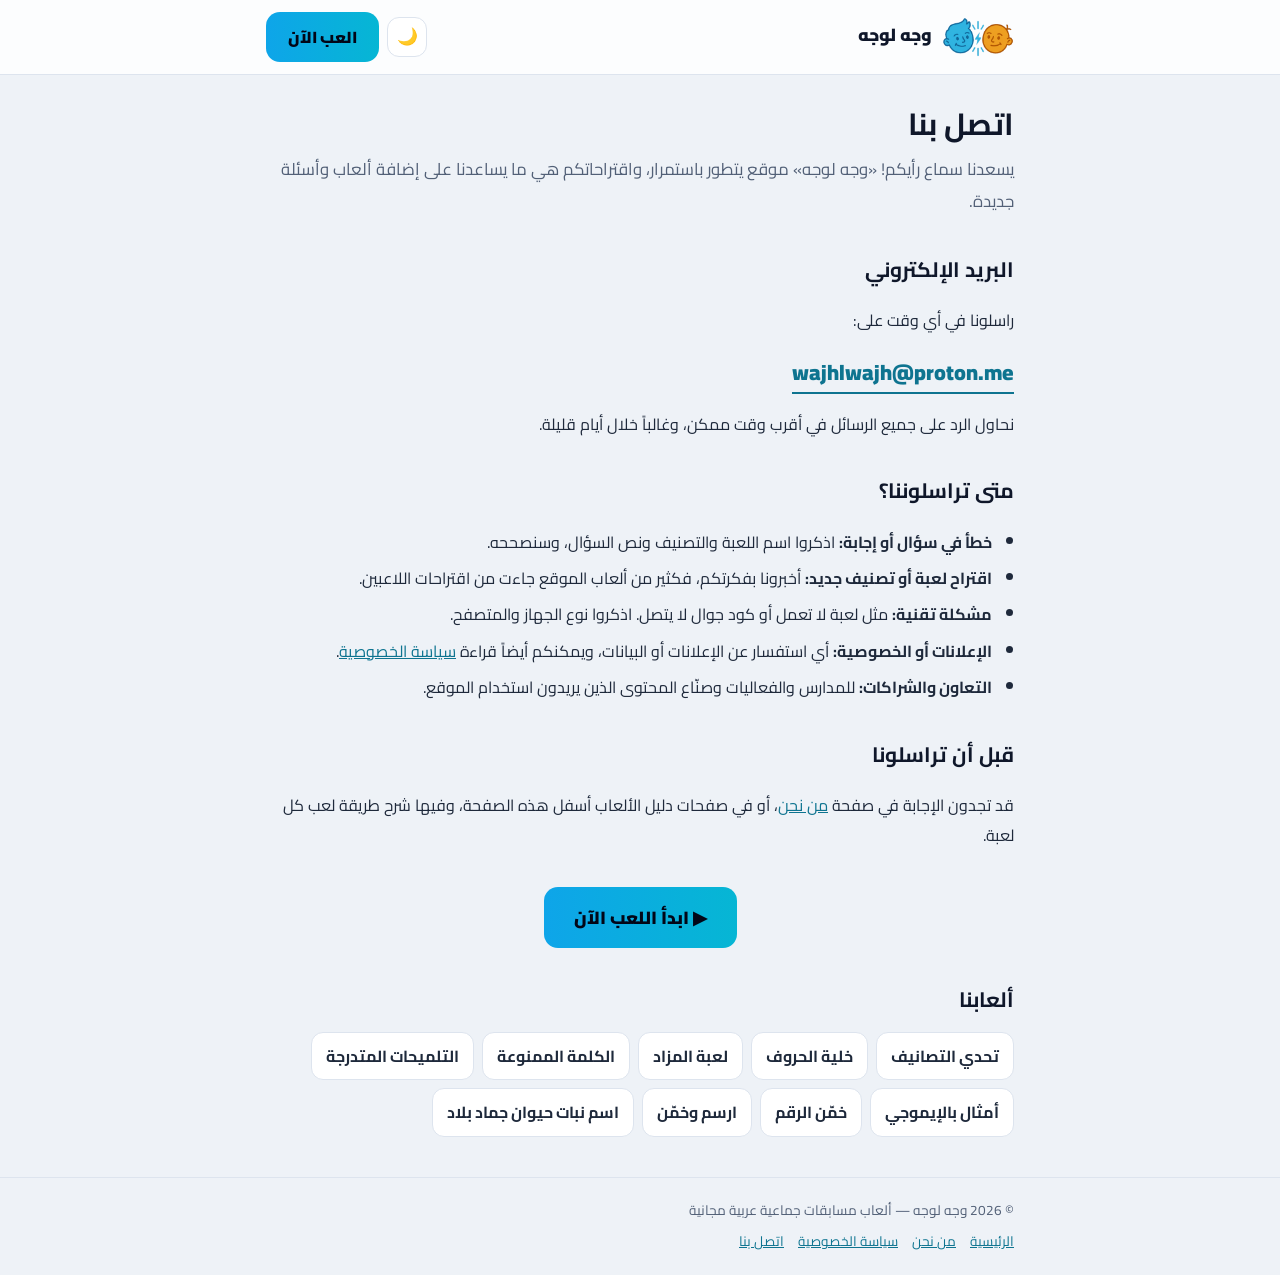
<file: contact.html>
<!DOCTYPE html>
<html lang="ar" dir="rtl">
<head>
  <meta charset="UTF-8" />
  <meta name="viewport" content="width=device-width, initial-scale=1.0" />
  <title>اتصل بنا — وجه لوجه | ألعاب مسابقات جماعية عربية مجانية</title>
  <meta name="description" content="تواصل مع فريق موقع وجه لوجه: اقتراحات ألعاب وأسئلة جديدة، الإبلاغ عن خطأ في سؤال أو إجابة، أو أي استفسار. راسلنا على البريد الإلكتروني." />
  <link rel="canonical" href="https://tahaddi-alfiraq.com/contact" />
  <meta property="og:title" content="اتصل بنا — وجه لوجه | ألعاب مسابقات جماعية عربية مجانية" />
  <meta property="og:description" content="تواصل مع فريق موقع وجه لوجه: اقتراحات ألعاب وأسئلة جديدة، الإبلاغ عن خطأ في سؤال أو إجابة، أو أي استفسار. راسلنا على البريد الإلكتروني." />
  <meta property="og:type" content="article" />
  <meta property="og:url" content="https://tahaddi-alfiraq.com/contact" />
  <meta property="og:locale" content="ar_AR" />
  <meta property="og:site_name" content="وجه لوجه" />
  <meta property="og:image" content="https://tahaddi-alfiraq.com/og-image.png" />
  <link rel="icon" type="image/png" sizes="16x16" href="/favicon-16.png" />
  <link rel="icon" type="image/png" sizes="32x32" href="/favicon-32.png" />
  <link rel="icon" type="image/png" sizes="48x48" href="/favicon-48.png" />
  <link rel="icon" type="image/png" sizes="192x192" href="/favicon-192.png" />
  <link rel="apple-touch-icon" sizes="180x180" href="/icon-180.png" />
  <meta name="theme-color" content="#0f172a" />
  <meta name="google-adsense-account" content="ca-pub-3690159783865337" />
  <script async src="https://pagead2.googlesyndication.com/pagead/js/adsbygoogle.js?client=ca-pub-3690159783865337" crossorigin="anonymous"></script>
  <link rel="preconnect" href="https://fonts.googleapis.com" />
  <link rel="preconnect" href="https://fonts.gstatic.com" crossorigin />
  <link href="https://fonts.googleapis.com/css2?family=Cairo:wght@400;700;900&display=swap" rel="stylesheet" />
  <script>(function(){var t;try{t=localStorage.getItem('wjh-theme');}catch(e){}if(t!=='light'&&t!=='dark'){t=(window.matchMedia&&matchMedia('(prefers-color-scheme: light)').matches)?'light':'dark';}document.documentElement.setAttribute('data-theme',t);})();</script>
  <link rel="stylesheet" href="/pages.css" />
  
</head>
<body>
  <header class="top">
    <div class="wrap">
      <a class="brand" href="/"><img src="/icon-clear.png" alt="" width="72" height="40" style="vertical-align:middle;margin-left:10px">وجه لوجه</a>
      <div class="top-actions">
        <button type="button" class="theme-btn" title="الوضع الفاتح / الداكن" aria-label="تبديل الوضع الفاتح والداكن" onclick="var h=document.documentElement,n=h.getAttribute('data-theme')==='light'?'dark':'light';h.setAttribute('data-theme',n);try{localStorage.setItem('wjh-theme',n);}catch(e){}"></button>
        <a class="play-btn" href="/">العب الآن</a>
      </div>
    </div>
  </header>
  <main>
    <article class="wrap">
<h1>اتصل بنا</h1>
<p class="lead">يسعدنا سماع رأيكم! «وجه لوجه» موقع يتطور باستمرار، واقتراحاتكم هي ما يساعدنا على إضافة ألعاب وأسئلة جديدة.</p>

<h2>البريد الإلكتروني</h2>
<p>راسلونا في أي وقت على:</p>
<p class="contact-email"><a href="mailto:wajhlwajh@proton.me">wajhlwajh@proton.me</a></p>
<p>نحاول الرد على جميع الرسائل في أقرب وقت ممكن، وغالباً خلال أيام قليلة.</p>

<h2>متى تراسلوننا؟</h2>
<ul>
  <li><strong>خطأ في سؤال أو إجابة:</strong> اذكروا اسم اللعبة والتصنيف ونص السؤال، وسنصححه.</li>
  <li><strong>اقتراح لعبة أو تصنيف جديد:</strong> أخبرونا بفكرتكم، فكثير من ألعاب الموقع جاءت من اقتراحات اللاعبين.</li>
  <li><strong>مشكلة تقنية:</strong> مثل لعبة لا تعمل أو كود جوال لا يتصل. اذكروا نوع الجهاز والمتصفح.</li>
  <li><strong>الإعلانات أو الخصوصية:</strong> أي استفسار عن الإعلانات أو البيانات، ويمكنكم أيضاً قراءة <a href="/privacy">سياسة الخصوصية</a>.</li>
  <li><strong>التعاون والشراكات:</strong> للمدارس والفعاليات وصنّاع المحتوى الذين يريدون استخدام الموقع.</li>
</ul>

<h2>قبل أن تراسلونا</h2>
<p>قد تجدون الإجابة في صفحة <a href="/about">من نحن</a>، أو في صفحات دليل الألعاب أسفل هذه الصفحة، وفيها شرح طريقة لعب كل لعبة.</p>

      <div class="cta"><a class="play-btn big" href="/">▶ ابدأ اللعب الآن</a></div>
      <h2>ألعابنا</h2>
      <div class="more">
      <a href="/tasaneef">تحدي التصانيف</a>
      <a href="/khaliyat-alhuruf">خلية الحروف</a>
      <a href="/mazad">لعبة المزاد</a>
      <a href="/kalima-mamnoua">الكلمة الممنوعة</a>
      <a href="/talmihat">التلميحات المتدرجة</a>
      <a href="/alghaz-emoji">أمثال بالإيموجي</a>
      <a href="/khammin-alraqam">خمّن الرقم</a>
      <a href="/irsim-wa-khammin">ارسم وخمّن</a>
      <a href="/ism-nabat-hayawan">اسم نبات حيوان جماد بلاد</a>
      </div>
    </article>
  </main>
  <footer class="bottom">
    <div class="wrap">
      <div>© 2026 وجه لوجه — ألعاب مسابقات جماعية عربية مجانية</div>
      <nav>
        <a href="/">الرئيسية</a>
        <a href="/about">من نحن</a>
        <a href="/privacy">سياسة الخصوصية</a>
        <a href="/contact">اتصل بنا</a>
      </nav>
    </div>
  </footer>
  <!-- Cloudflare Web Analytics --><script defer src='https://static.cloudflareinsights.com/beacon.min.js' data-cf-beacon='{"token": "a5c64b96739b4bb4bcfc943876428178"}'></script><!-- End Cloudflare Web Analytics -->
</body>
</html>
</file>
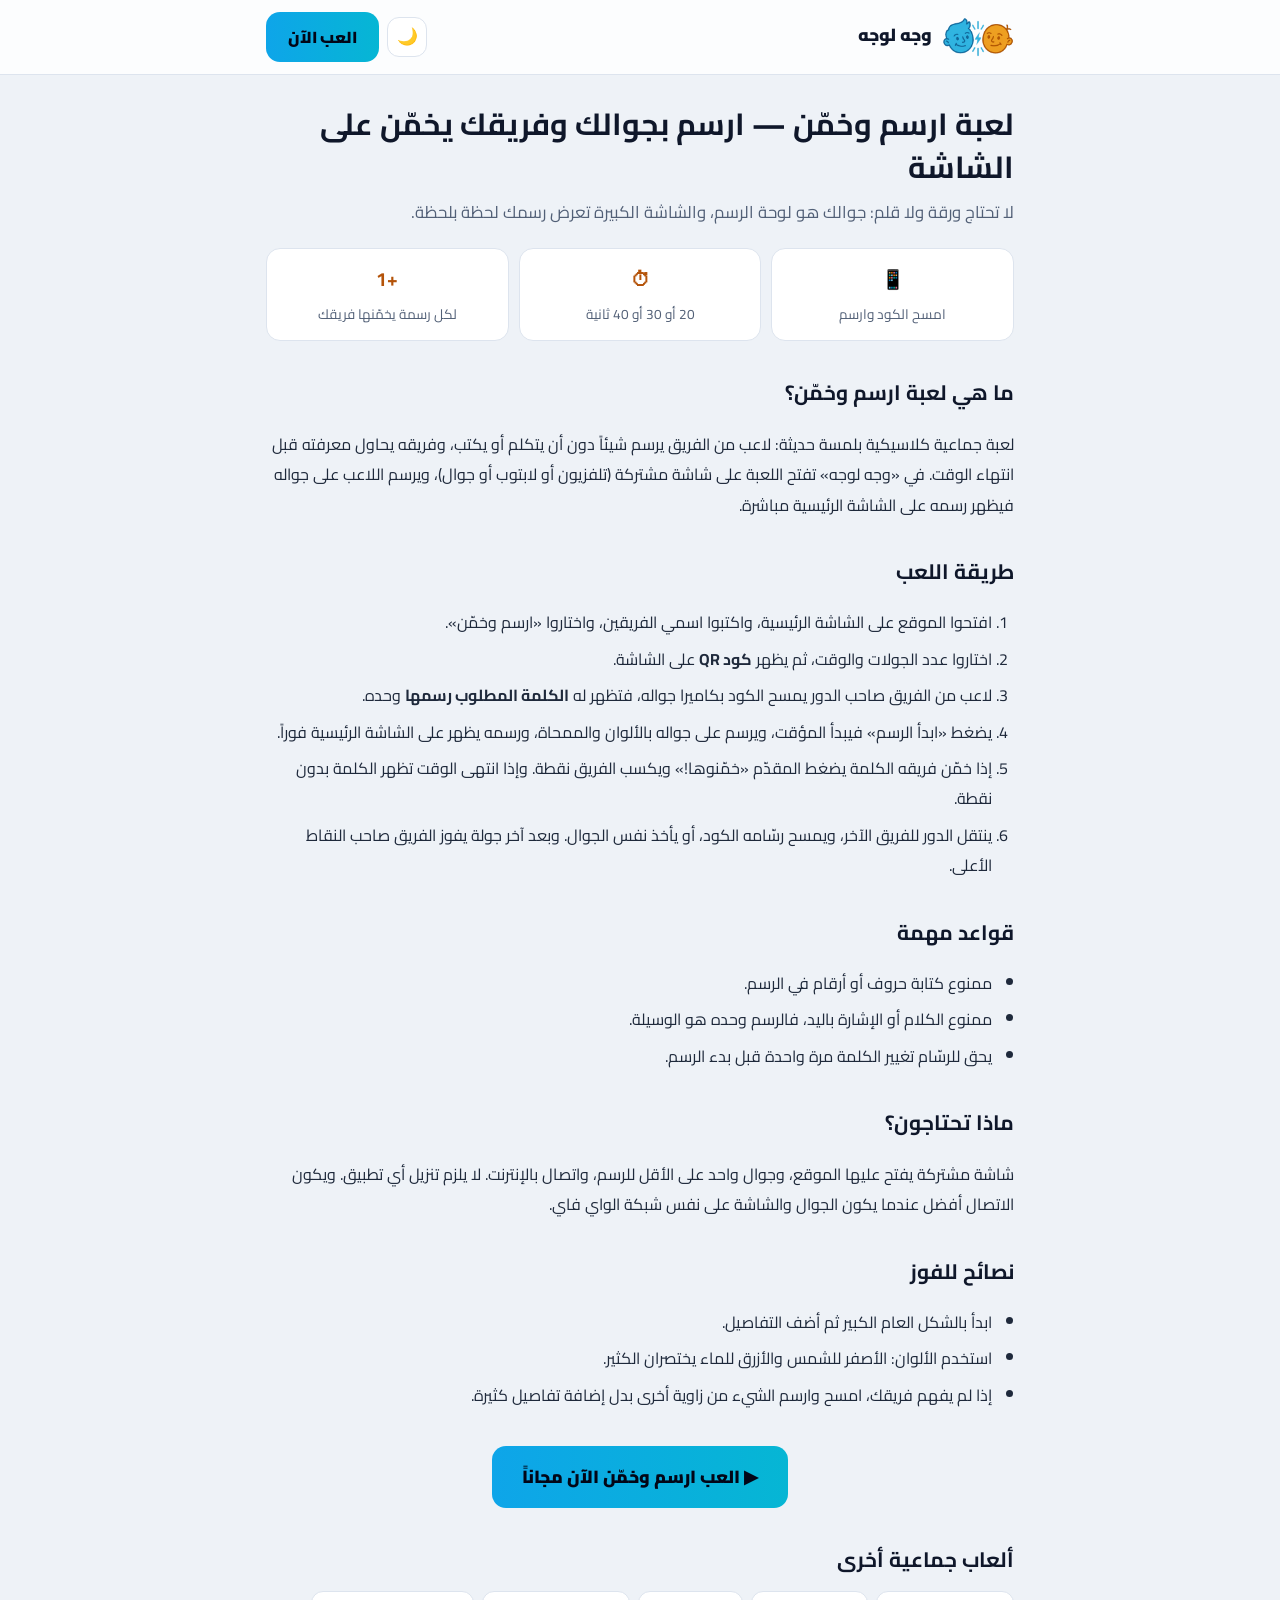
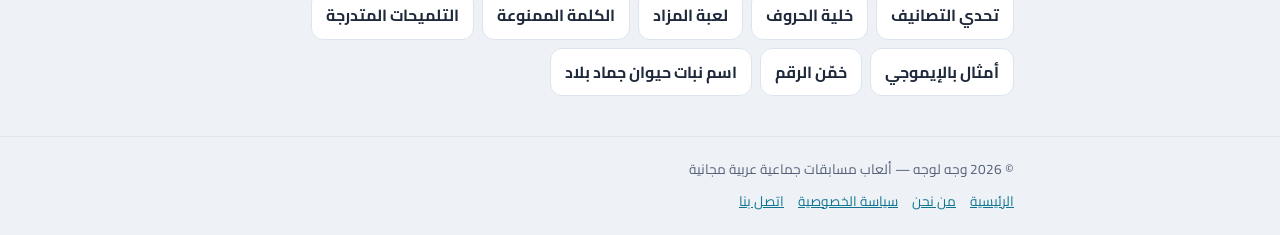
<file: irsim-wa-khammin.html>
<!DOCTYPE html>
<html lang="ar" dir="rtl">
<head>
  <meta charset="UTF-8" />
  <meta name="viewport" content="width=device-width, initial-scale=1.0" />
  <title>لعبة ارسم وخمّن أونلاين — ارسم بجوالك ويظهر على الشاشة | وجه لوجه</title>
  <meta name="description" content="لعبة ارسم وخمّن مجاناً لفريقين: امسح الكود بجوالك لتظهر لك الكلمة ولوحة الرسم، ورسمك يظهر مباشرة على الشاشة الرئيسية ليخمّنه فريقك قبل انتهاء الوقت. بدون تطبيق وبدون تسجيل." />
  <link rel="canonical" href="https://tahaddi-alfiraq.com/irsim-wa-khammin" />
  <meta property="og:title" content="لعبة ارسم وخمّن أونلاين — ارسم بجوالك ويظهر على الشاشة | وجه لوجه" />
  <meta property="og:description" content="لعبة ارسم وخمّن مجاناً لفريقين: امسح الكود بجوالك لتظهر لك الكلمة ولوحة الرسم، ورسمك يظهر مباشرة على الشاشة الرئيسية ليخمّنه فريقك قبل انتهاء الوقت. بدون تطبيق وبدون تسجيل." />
  <meta property="og:type" content="article" />
  <meta property="og:url" content="https://tahaddi-alfiraq.com/irsim-wa-khammin" />
  <meta property="og:locale" content="ar_AR" />
  <meta property="og:site_name" content="وجه لوجه" />
  <meta property="og:image" content="https://tahaddi-alfiraq.com/og-image.png" />
  <link rel="icon" type="image/png" sizes="16x16" href="/favicon-16.png" />
  <link rel="icon" type="image/png" sizes="32x32" href="/favicon-32.png" />
  <link rel="icon" type="image/png" sizes="48x48" href="/favicon-48.png" />
  <link rel="icon" type="image/png" sizes="192x192" href="/favicon-192.png" />
  <link rel="apple-touch-icon" sizes="180x180" href="/icon-180.png" />
  <meta name="theme-color" content="#0f172a" />
  <meta name="google-adsense-account" content="ca-pub-3690159783865337" />
  <script async src="https://pagead2.googlesyndication.com/pagead/js/adsbygoogle.js?client=ca-pub-3690159783865337" crossorigin="anonymous"></script>
  <link rel="preconnect" href="https://fonts.googleapis.com" />
  <link rel="preconnect" href="https://fonts.gstatic.com" crossorigin />
  <link href="https://fonts.googleapis.com/css2?family=Cairo:wght@400;700;900&display=swap" rel="stylesheet" />
  <script>(function(){var t;try{t=localStorage.getItem('wjh-theme');}catch(e){}if(t!=='light'&&t!=='dark'){t=(window.matchMedia&&matchMedia('(prefers-color-scheme: light)').matches)?'light':'dark';}document.documentElement.setAttribute('data-theme',t);})();</script>
  <link rel="stylesheet" href="/pages.css" />
  <script type="application/ld+json">{"@context":"https://schema.org","@type":"Game","name":"ارسم وخمّن","description":"لعبة ارسم وخمّن مجاناً لفريقين: امسح الكود بجوالك لتظهر لك الكلمة ولوحة الرسم، ورسمك يظهر مباشرة على الشاشة الرئيسية ليخمّنه فريقك قبل انتهاء الوقت. بدون تطبيق وبدون تسجيل.","url":"https://tahaddi-alfiraq.com/irsim-wa-khammin","inLanguage":"ar","numberOfPlayers":{"@type":"QuantitativeValue","minValue":2},"isAccessibleForFree":true,"publisher":{"@type":"Organization","name":"وجه لوجه","url":"https://tahaddi-alfiraq.com/"}}</script>
</head>
<body>
  <header class="top">
    <div class="wrap">
      <a class="brand" href="/"><img src="/icon-clear.png" alt="" width="72" height="40" style="vertical-align:middle;margin-left:10px">وجه لوجه</a>
      <div class="top-actions">
        <button type="button" class="theme-btn" title="الوضع الفاتح / الداكن" aria-label="تبديل الوضع الفاتح والداكن" onclick="var h=document.documentElement,n=h.getAttribute('data-theme')==='light'?'dark':'light';h.setAttribute('data-theme',n);try{localStorage.setItem('wjh-theme',n);}catch(e){}"></button>
        <a class="play-btn" href="/">العب الآن</a>
      </div>
    </div>
  </header>
  <main>
    <article class="wrap">
<h1>لعبة ارسم وخمّن — ارسم بجوالك وفريقك يخمّن على الشاشة</h1>
<p class="lead">لا تحتاج ورقة ولا قلم: جوالك هو لوحة الرسم، والشاشة الكبيرة تعرض رسمك لحظة بلحظة.</p>

<div class="facts">
  <div class="fact"><b>📱</b><span>امسح الكود وارسم</span></div>
  <div class="fact"><b>⏱</b><span>20 أو 30 أو 40 ثانية</span></div>
  <div class="fact"><b>+1</b><span>لكل رسمة يخمّنها فريقك</span></div>
</div>

<h2>ما هي لعبة ارسم وخمّن؟</h2>
<p>لعبة جماعية كلاسيكية بلمسة حديثة: لاعب من الفريق يرسم شيئاً دون أن يتكلم أو يكتب، وفريقه يحاول معرفته قبل انتهاء الوقت. في «وجه لوجه» تفتح اللعبة على شاشة مشتركة (تلفزيون أو لابتوب أو جوال)، ويرسم اللاعب على جواله فيظهر رسمه على الشاشة الرئيسية مباشرة.</p>

<h2>طريقة اللعب</h2>
<ol>
  <li>افتحوا الموقع على الشاشة الرئيسية، واكتبوا اسمي الفريقين، واختاروا «ارسم وخمّن».</li>
  <li>اختاروا عدد الجولات والوقت، ثم يظهر <strong>كود QR</strong> على الشاشة.</li>
  <li>لاعب من الفريق صاحب الدور يمسح الكود بكاميرا جواله، فتظهر له <strong>الكلمة المطلوب رسمها</strong> وحده.</li>
  <li>يضغط «ابدأ الرسم» فيبدأ المؤقت، ويرسم على جواله بالألوان والممحاة، ورسمه يظهر على الشاشة الرئيسية فوراً.</li>
  <li>إذا خمّن فريقه الكلمة يضغط المقدّم «خمّنوها!» ويكسب الفريق نقطة. وإذا انتهى الوقت تظهر الكلمة بدون نقطة.</li>
  <li>ينتقل الدور للفريق الآخر، ويمسح رسّامه الكود، أو يأخذ نفس الجوال. وبعد آخر جولة يفوز الفريق صاحب النقاط الأعلى.</li>
</ol>

<h2>قواعد مهمة</h2>
<ul>
  <li>ممنوع كتابة حروف أو أرقام في الرسم.</li>
  <li>ممنوع الكلام أو الإشارة باليد، فالرسم وحده هو الوسيلة.</li>
  <li>يحق للرسّام تغيير الكلمة مرة واحدة قبل بدء الرسم.</li>
</ul>

<h2>ماذا تحتاجون؟</h2>
<p>شاشة مشتركة يفتح عليها الموقع، وجوال واحد على الأقل للرسم، واتصال بالإنترنت. لا يلزم تنزيل أي تطبيق. ويكون الاتصال أفضل عندما يكون الجوال والشاشة على نفس شبكة الواي فاي.</p>

<h2>نصائح للفوز</h2>
<ul>
  <li>ابدأ بالشكل العام الكبير ثم أضف التفاصيل.</li>
  <li>استخدم الألوان: الأصفر للشمس والأزرق للماء يختصران الكثير.</li>
  <li>إذا لم يفهم فريقك، امسح وارسم الشيء من زاوية أخرى بدل إضافة تفاصيل كثيرة.</li>
</ul>

      <div class="cta"><a class="play-btn big" href="/">▶ العب ارسم وخمّن الآن مجاناً</a></div>
      <h2>ألعاب جماعية أخرى</h2>
      <div class="more">
      <a href="/tasaneef">تحدي التصانيف</a>
      <a href="/khaliyat-alhuruf">خلية الحروف</a>
      <a href="/mazad">لعبة المزاد</a>
      <a href="/kalima-mamnoua">الكلمة الممنوعة</a>
      <a href="/talmihat">التلميحات المتدرجة</a>
      <a href="/alghaz-emoji">أمثال بالإيموجي</a>
      <a href="/khammin-alraqam">خمّن الرقم</a>
      <a href="/ism-nabat-hayawan">اسم نبات حيوان جماد بلاد</a>
      </div>
    </article>
  </main>
  <footer class="bottom">
    <div class="wrap">
      <div>© 2026 وجه لوجه — ألعاب مسابقات جماعية عربية مجانية</div>
      <nav>
        <a href="/">الرئيسية</a>
        <a href="/about">من نحن</a>
        <a href="/privacy">سياسة الخصوصية</a>
        <a href="/contact">اتصل بنا</a>
      </nav>
    </div>
  </footer>
  <!-- Cloudflare Web Analytics --><script defer src='https://static.cloudflareinsights.com/beacon.min.js' data-cf-beacon='{"token": "a5c64b96739b4bb4bcfc943876428178"}'></script><!-- End Cloudflare Web Analytics -->
</body>
</html>
</file>
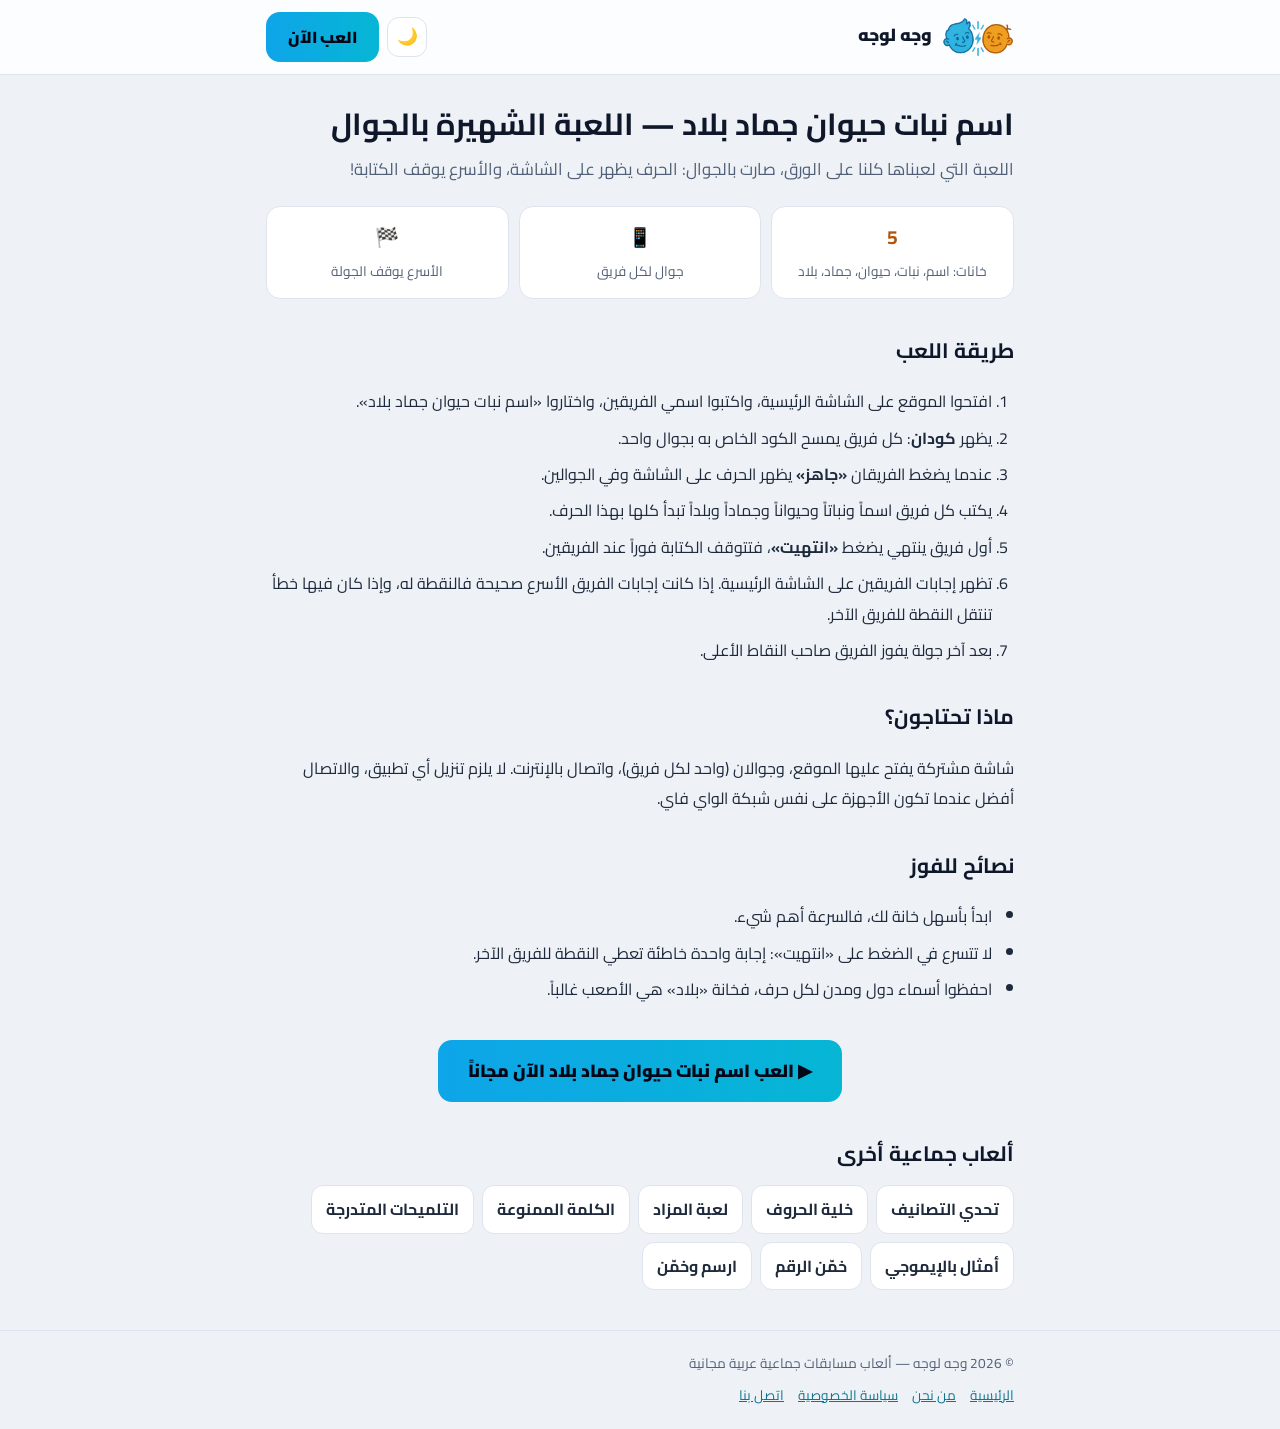
<file: ism-nabat-hayawan.html>
<!DOCTYPE html>
<html lang="ar" dir="rtl">
<head>
  <meta charset="UTF-8" />
  <meta name="viewport" content="width=device-width, initial-scale=1.0" />
  <title>لعبة اسم نبات حيوان جماد بلاد أونلاين — العبها بالجوال | وجه لوجه</title>
  <meta name="description" content="العب اسم نبات حيوان جماد بلاد مجاناً لفريقين: كل فريق يكتب في جواله، يظهر الحرف على الشاشة، وأول فريق ينتهي يوقف الكتابة عند الجميع. بدون أوراق وبدون تطبيق." />
  <link rel="canonical" href="https://tahaddi-alfiraq.com/ism-nabat-hayawan" />
  <meta property="og:title" content="لعبة اسم نبات حيوان جماد بلاد أونلاين — العبها بالجوال | وجه لوجه" />
  <meta property="og:description" content="العب اسم نبات حيوان جماد بلاد مجاناً لفريقين: كل فريق يكتب في جواله، يظهر الحرف على الشاشة، وأول فريق ينتهي يوقف الكتابة عند الجميع. بدون أوراق وبدون تطبيق." />
  <meta property="og:type" content="article" />
  <meta property="og:url" content="https://tahaddi-alfiraq.com/ism-nabat-hayawan" />
  <meta property="og:locale" content="ar_AR" />
  <meta property="og:site_name" content="وجه لوجه" />
  <meta property="og:image" content="https://tahaddi-alfiraq.com/og-image.png" />
  <link rel="icon" type="image/png" sizes="16x16" href="/favicon-16.png" />
  <link rel="icon" type="image/png" sizes="32x32" href="/favicon-32.png" />
  <link rel="icon" type="image/png" sizes="48x48" href="/favicon-48.png" />
  <link rel="icon" type="image/png" sizes="192x192" href="/favicon-192.png" />
  <link rel="apple-touch-icon" sizes="180x180" href="/icon-180.png" />
  <meta name="theme-color" content="#0f172a" />
  <meta name="google-adsense-account" content="ca-pub-3690159783865337" />
  <script async src="https://pagead2.googlesyndication.com/pagead/js/adsbygoogle.js?client=ca-pub-3690159783865337" crossorigin="anonymous"></script>
  <link rel="preconnect" href="https://fonts.googleapis.com" />
  <link rel="preconnect" href="https://fonts.gstatic.com" crossorigin />
  <link href="https://fonts.googleapis.com/css2?family=Cairo:wght@400;700;900&display=swap" rel="stylesheet" />
  <script>(function(){var t;try{t=localStorage.getItem('wjh-theme');}catch(e){}if(t!=='light'&&t!=='dark'){t=(window.matchMedia&&matchMedia('(prefers-color-scheme: light)').matches)?'light':'dark';}document.documentElement.setAttribute('data-theme',t);})();</script>
  <link rel="stylesheet" href="/pages.css" />
  <script type="application/ld+json">{"@context":"https://schema.org","@type":"Game","name":"اسم نبات حيوان جماد بلاد","description":"العب اسم نبات حيوان جماد بلاد مجاناً لفريقين: كل فريق يكتب في جواله، يظهر الحرف على الشاشة، وأول فريق ينتهي يوقف الكتابة عند الجميع. بدون أوراق وبدون تطبيق.","url":"https://tahaddi-alfiraq.com/ism-nabat-hayawan","inLanguage":"ar","numberOfPlayers":{"@type":"QuantitativeValue","minValue":2},"isAccessibleForFree":true,"publisher":{"@type":"Organization","name":"وجه لوجه","url":"https://tahaddi-alfiraq.com/"}}</script>
</head>
<body>
  <header class="top">
    <div class="wrap">
      <a class="brand" href="/"><img src="/icon-clear.png" alt="" width="72" height="40" style="vertical-align:middle;margin-left:10px">وجه لوجه</a>
      <div class="top-actions">
        <button type="button" class="theme-btn" title="الوضع الفاتح / الداكن" aria-label="تبديل الوضع الفاتح والداكن" onclick="var h=document.documentElement,n=h.getAttribute('data-theme')==='light'?'dark':'light';h.setAttribute('data-theme',n);try{localStorage.setItem('wjh-theme',n);}catch(e){}"></button>
        <a class="play-btn" href="/">العب الآن</a>
      </div>
    </div>
  </header>
  <main>
    <article class="wrap">
<h1>اسم نبات حيوان جماد بلاد — اللعبة الشهيرة بالجوال</h1>
<p class="lead">اللعبة التي لعبناها كلنا على الورق، صارت بالجوال: الحرف يظهر على الشاشة، والأسرع يوقف الكتابة!</p>

<div class="facts">
  <div class="fact"><b>5</b><span>خانات: اسم، نبات، حيوان، جماد، بلاد</span></div>
  <div class="fact"><b>📱</b><span>جوال لكل فريق</span></div>
  <div class="fact"><b>🏁</b><span>الأسرع يوقف الجولة</span></div>
</div>

<h2>طريقة اللعب</h2>
<ol>
  <li>افتحوا الموقع على الشاشة الرئيسية، واكتبوا اسمي الفريقين، واختاروا «اسم نبات حيوان جماد بلاد».</li>
  <li>يظهر <strong>كودان</strong>: كل فريق يمسح الكود الخاص به بجوال واحد.</li>
  <li>عندما يضغط الفريقان <strong>«جاهز»</strong> يظهر الحرف على الشاشة وفي الجوالين.</li>
  <li>يكتب كل فريق اسماً ونباتاً وحيواناً وجماداً وبلداً تبدأ كلها بهذا الحرف.</li>
  <li>أول فريق ينتهي يضغط <strong>«انتهيت»</strong>، فتتوقف الكتابة فوراً عند الفريقين.</li>
  <li>تظهر إجابات الفريقين على الشاشة الرئيسية. إذا كانت إجابات الفريق الأسرع صحيحة فالنقطة له، وإذا كان فيها خطأ تنتقل النقطة للفريق الآخر.</li>
  <li>بعد آخر جولة يفوز الفريق صاحب النقاط الأعلى.</li>
</ol>

<h2>ماذا تحتاجون؟</h2>
<p>شاشة مشتركة يفتح عليها الموقع، وجوالان (واحد لكل فريق)، واتصال بالإنترنت. لا يلزم تنزيل أي تطبيق، والاتصال أفضل عندما تكون الأجهزة على نفس شبكة الواي فاي.</p>

<h2>نصائح للفوز</h2>
<ul>
  <li>ابدأ بأسهل خانة لك، فالسرعة أهم شيء.</li>
  <li>لا تتسرع في الضغط على «انتهيت»: إجابة واحدة خاطئة تعطي النقطة للفريق الآخر.</li>
  <li>احفظوا أسماء دول ومدن لكل حرف، فخانة «بلاد» هي الأصعب غالباً.</li>
</ul>

      <div class="cta"><a class="play-btn big" href="/">▶ العب اسم نبات حيوان جماد بلاد الآن مجاناً</a></div>
      <h2>ألعاب جماعية أخرى</h2>
      <div class="more">
      <a href="/tasaneef">تحدي التصانيف</a>
      <a href="/khaliyat-alhuruf">خلية الحروف</a>
      <a href="/mazad">لعبة المزاد</a>
      <a href="/kalima-mamnoua">الكلمة الممنوعة</a>
      <a href="/talmihat">التلميحات المتدرجة</a>
      <a href="/alghaz-emoji">أمثال بالإيموجي</a>
      <a href="/khammin-alraqam">خمّن الرقم</a>
      <a href="/irsim-wa-khammin">ارسم وخمّن</a>
      </div>
    </article>
  </main>
  <footer class="bottom">
    <div class="wrap">
      <div>© 2026 وجه لوجه — ألعاب مسابقات جماعية عربية مجانية</div>
      <nav>
        <a href="/">الرئيسية</a>
        <a href="/about">من نحن</a>
        <a href="/privacy">سياسة الخصوصية</a>
        <a href="/contact">اتصل بنا</a>
      </nav>
    </div>
  </footer>
  <!-- Cloudflare Web Analytics --><script defer src='https://static.cloudflareinsights.com/beacon.min.js' data-cf-beacon='{"token": "a5c64b96739b4bb4bcfc943876428178"}'></script><!-- End Cloudflare Web Analytics -->
</body>
</html>
</file>
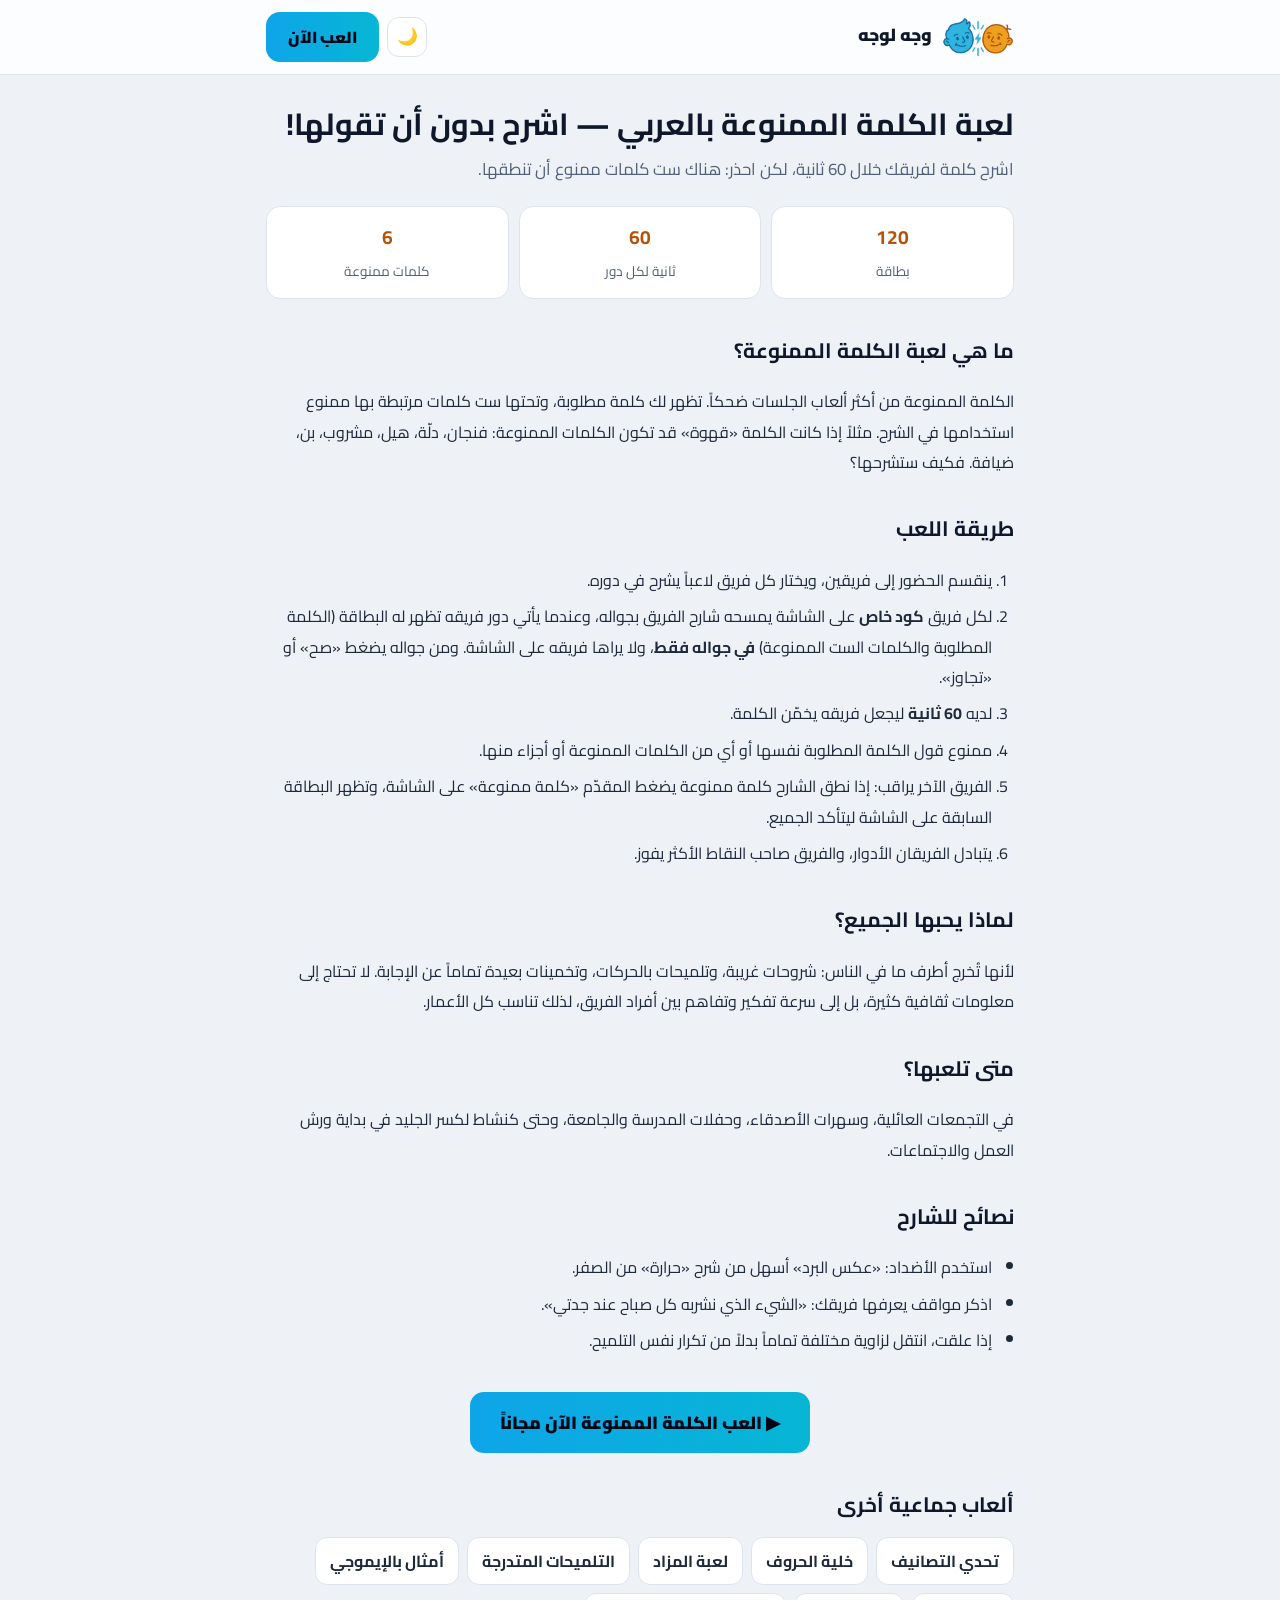
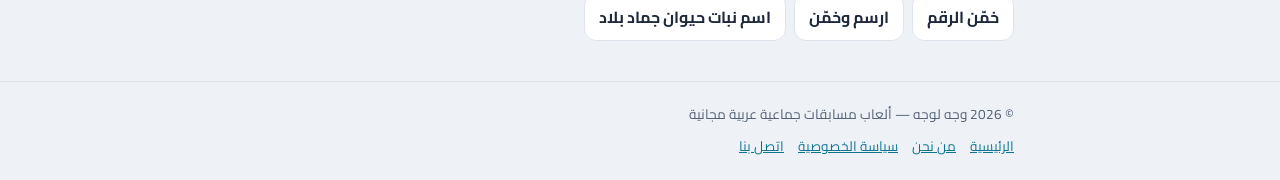
<file: kalima-mamnoua.html>
<!DOCTYPE html>
<html lang="ar" dir="rtl">
<head>
  <meta charset="UTF-8" />
  <meta name="viewport" content="width=device-width, initial-scale=1.0" />
  <title>لعبة الكلمة الممنوعة أونلاين بالعربي — 120 بطاقة مجاناً | وجه لوجه</title>
  <meta name="description" content="العب الكلمة الممنوعة بالعربي مجاناً: اشرح الكلمة لفريقك خلال 60 ثانية دون أن تقول أياً من الكلمات الست الممنوعة. لعبة جماعية مضحكة للعائلة والأصدقاء." />
  <link rel="canonical" href="https://tahaddi-alfiraq.com/kalima-mamnoua" />
  <meta property="og:title" content="لعبة الكلمة الممنوعة أونلاين بالعربي — 120 بطاقة مجاناً | وجه لوجه" />
  <meta property="og:description" content="العب الكلمة الممنوعة بالعربي مجاناً: اشرح الكلمة لفريقك خلال 60 ثانية دون أن تقول أياً من الكلمات الست الممنوعة. لعبة جماعية مضحكة للعائلة والأصدقاء." />
  <meta property="og:type" content="article" />
  <meta property="og:url" content="https://tahaddi-alfiraq.com/kalima-mamnoua" />
  <meta property="og:locale" content="ar_AR" />
  <meta property="og:site_name" content="وجه لوجه" />
  <meta property="og:image" content="https://tahaddi-alfiraq.com/og-image.png" />
  <link rel="icon" type="image/png" sizes="16x16" href="/favicon-16.png" />
  <link rel="icon" type="image/png" sizes="32x32" href="/favicon-32.png" />
  <link rel="icon" type="image/png" sizes="48x48" href="/favicon-48.png" />
  <link rel="icon" type="image/png" sizes="192x192" href="/favicon-192.png" />
  <link rel="apple-touch-icon" sizes="180x180" href="/icon-180.png" />
  <meta name="theme-color" content="#0f172a" />
  <meta name="google-adsense-account" content="ca-pub-3690159783865337" />
  <script async src="https://pagead2.googlesyndication.com/pagead/js/adsbygoogle.js?client=ca-pub-3690159783865337" crossorigin="anonymous"></script>
  <link rel="preconnect" href="https://fonts.googleapis.com" />
  <link rel="preconnect" href="https://fonts.gstatic.com" crossorigin />
  <link href="https://fonts.googleapis.com/css2?family=Cairo:wght@400;700;900&display=swap" rel="stylesheet" />
  <script>(function(){var t;try{t=localStorage.getItem('wjh-theme');}catch(e){}if(t!=='light'&&t!=='dark'){t=(window.matchMedia&&matchMedia('(prefers-color-scheme: light)').matches)?'light':'dark';}document.documentElement.setAttribute('data-theme',t);})();</script>
  <link rel="stylesheet" href="/pages.css" />
  <script type="application/ld+json">{"@context":"https://schema.org","@type":"Game","name":"الكلمة الممنوعة","description":"العب الكلمة الممنوعة بالعربي مجاناً: اشرح الكلمة لفريقك خلال 60 ثانية دون أن تقول أياً من الكلمات الست الممنوعة. لعبة جماعية مضحكة للعائلة والأصدقاء.","url":"https://tahaddi-alfiraq.com/kalima-mamnoua","inLanguage":"ar","numberOfPlayers":{"@type":"QuantitativeValue","minValue":2},"isAccessibleForFree":true,"publisher":{"@type":"Organization","name":"وجه لوجه","url":"https://tahaddi-alfiraq.com/"}}</script>
</head>
<body>
  <header class="top">
    <div class="wrap">
      <a class="brand" href="/"><img src="/icon-clear.png" alt="" width="72" height="40" style="vertical-align:middle;margin-left:10px">وجه لوجه</a>
      <div class="top-actions">
        <button type="button" class="theme-btn" title="الوضع الفاتح / الداكن" aria-label="تبديل الوضع الفاتح والداكن" onclick="var h=document.documentElement,n=h.getAttribute('data-theme')==='light'?'dark':'light';h.setAttribute('data-theme',n);try{localStorage.setItem('wjh-theme',n);}catch(e){}"></button>
        <a class="play-btn" href="/">العب الآن</a>
      </div>
    </div>
  </header>
  <main>
    <article class="wrap">
<h1>لعبة الكلمة الممنوعة بالعربي — اشرح بدون أن تقولها!</h1>
<p class="lead">اشرح كلمة لفريقك خلال 60 ثانية، لكن احذر: هناك ست كلمات ممنوع أن تنطقها.</p>

<div class="facts">
  <div class="fact"><b>120</b><span>بطاقة</span></div>
  <div class="fact"><b>60</b><span>ثانية لكل دور</span></div>
  <div class="fact"><b>6</b><span>كلمات ممنوعة</span></div>
</div>

<h2>ما هي لعبة الكلمة الممنوعة؟</h2>
<p>الكلمة الممنوعة من أكثر ألعاب الجلسات ضحكاً. تظهر لك كلمة مطلوبة، وتحتها ست كلمات مرتبطة بها ممنوع استخدامها في الشرح. مثلاً إذا كانت الكلمة «قهوة» قد تكون الكلمات الممنوعة: فنجان، دلّة، هيل، مشروب، بن، ضيافة. فكيف ستشرحها؟</p>

<h2>طريقة اللعب</h2>
<ol>
  <li>ينقسم الحضور إلى فريقين، ويختار كل فريق لاعباً يشرح في دوره.</li>
  <li>لكل فريق <strong>كود خاص</strong> على الشاشة يمسحه شارح الفريق بجواله، وعندما يأتي دور فريقه تظهر له البطاقة (الكلمة المطلوبة والكلمات الست الممنوعة) <strong>في جواله فقط</strong>، ولا يراها فريقه على الشاشة. ومن جواله يضغط «صح» أو «تجاوز».</li>
  <li>لديه <strong>60 ثانية</strong> ليجعل فريقه يخمّن الكلمة.</li>
  <li>ممنوع قول الكلمة المطلوبة نفسها أو أي من الكلمات الممنوعة أو أجزاء منها.</li>
  <li>الفريق الآخر يراقب: إذا نطق الشارح كلمة ممنوعة يضغط المقدّم «كلمة ممنوعة» على الشاشة، وتظهر البطاقة السابقة على الشاشة ليتأكد الجميع.</li>
  <li>يتبادل الفريقان الأدوار، والفريق صاحب النقاط الأكثر يفوز.</li>
</ol>

<h2>لماذا يحبها الجميع؟</h2>
<p>لأنها تُخرج أطرف ما في الناس: شروحات غريبة، وتلميحات بالحركات، وتخمينات بعيدة تماماً عن الإجابة. لا تحتاج إلى معلومات ثقافية كثيرة، بل إلى سرعة تفكير وتفاهم بين أفراد الفريق، لذلك تناسب كل الأعمار.</p>

<h2>متى تلعبها؟</h2>
<p>في التجمعات العائلية، وسهرات الأصدقاء، وحفلات المدرسة والجامعة، وحتى كنشاط لكسر الجليد في بداية ورش العمل والاجتماعات.</p>

<h2>نصائح للشارح</h2>
<ul>
  <li>استخدم الأضداد: «عكس البرد» أسهل من شرح «حرارة» من الصفر.</li>
  <li>اذكر مواقف يعرفها فريقك: «الشيء الذي نشربه كل صباح عند جدتي».</li>
  <li>إذا علقت، انتقل لزاوية مختلفة تماماً بدلاً من تكرار نفس التلميح.</li>
</ul>

      <div class="cta"><a class="play-btn big" href="/">▶ العب الكلمة الممنوعة الآن مجاناً</a></div>
      <h2>ألعاب جماعية أخرى</h2>
      <div class="more">
      <a href="/tasaneef">تحدي التصانيف</a>
      <a href="/khaliyat-alhuruf">خلية الحروف</a>
      <a href="/mazad">لعبة المزاد</a>
      <a href="/talmihat">التلميحات المتدرجة</a>
      <a href="/alghaz-emoji">أمثال بالإيموجي</a>
      <a href="/khammin-alraqam">خمّن الرقم</a>
      <a href="/irsim-wa-khammin">ارسم وخمّن</a>
      <a href="/ism-nabat-hayawan">اسم نبات حيوان جماد بلاد</a>
      </div>
    </article>
  </main>
  <footer class="bottom">
    <div class="wrap">
      <div>© 2026 وجه لوجه — ألعاب مسابقات جماعية عربية مجانية</div>
      <nav>
        <a href="/">الرئيسية</a>
        <a href="/about">من نحن</a>
        <a href="/privacy">سياسة الخصوصية</a>
        <a href="/contact">اتصل بنا</a>
      </nav>
    </div>
  </footer>
  <!-- Cloudflare Web Analytics --><script defer src='https://static.cloudflareinsights.com/beacon.min.js' data-cf-beacon='{"token": "a5c64b96739b4bb4bcfc943876428178"}'></script><!-- End Cloudflare Web Analytics -->
</body>
</html>
</file>
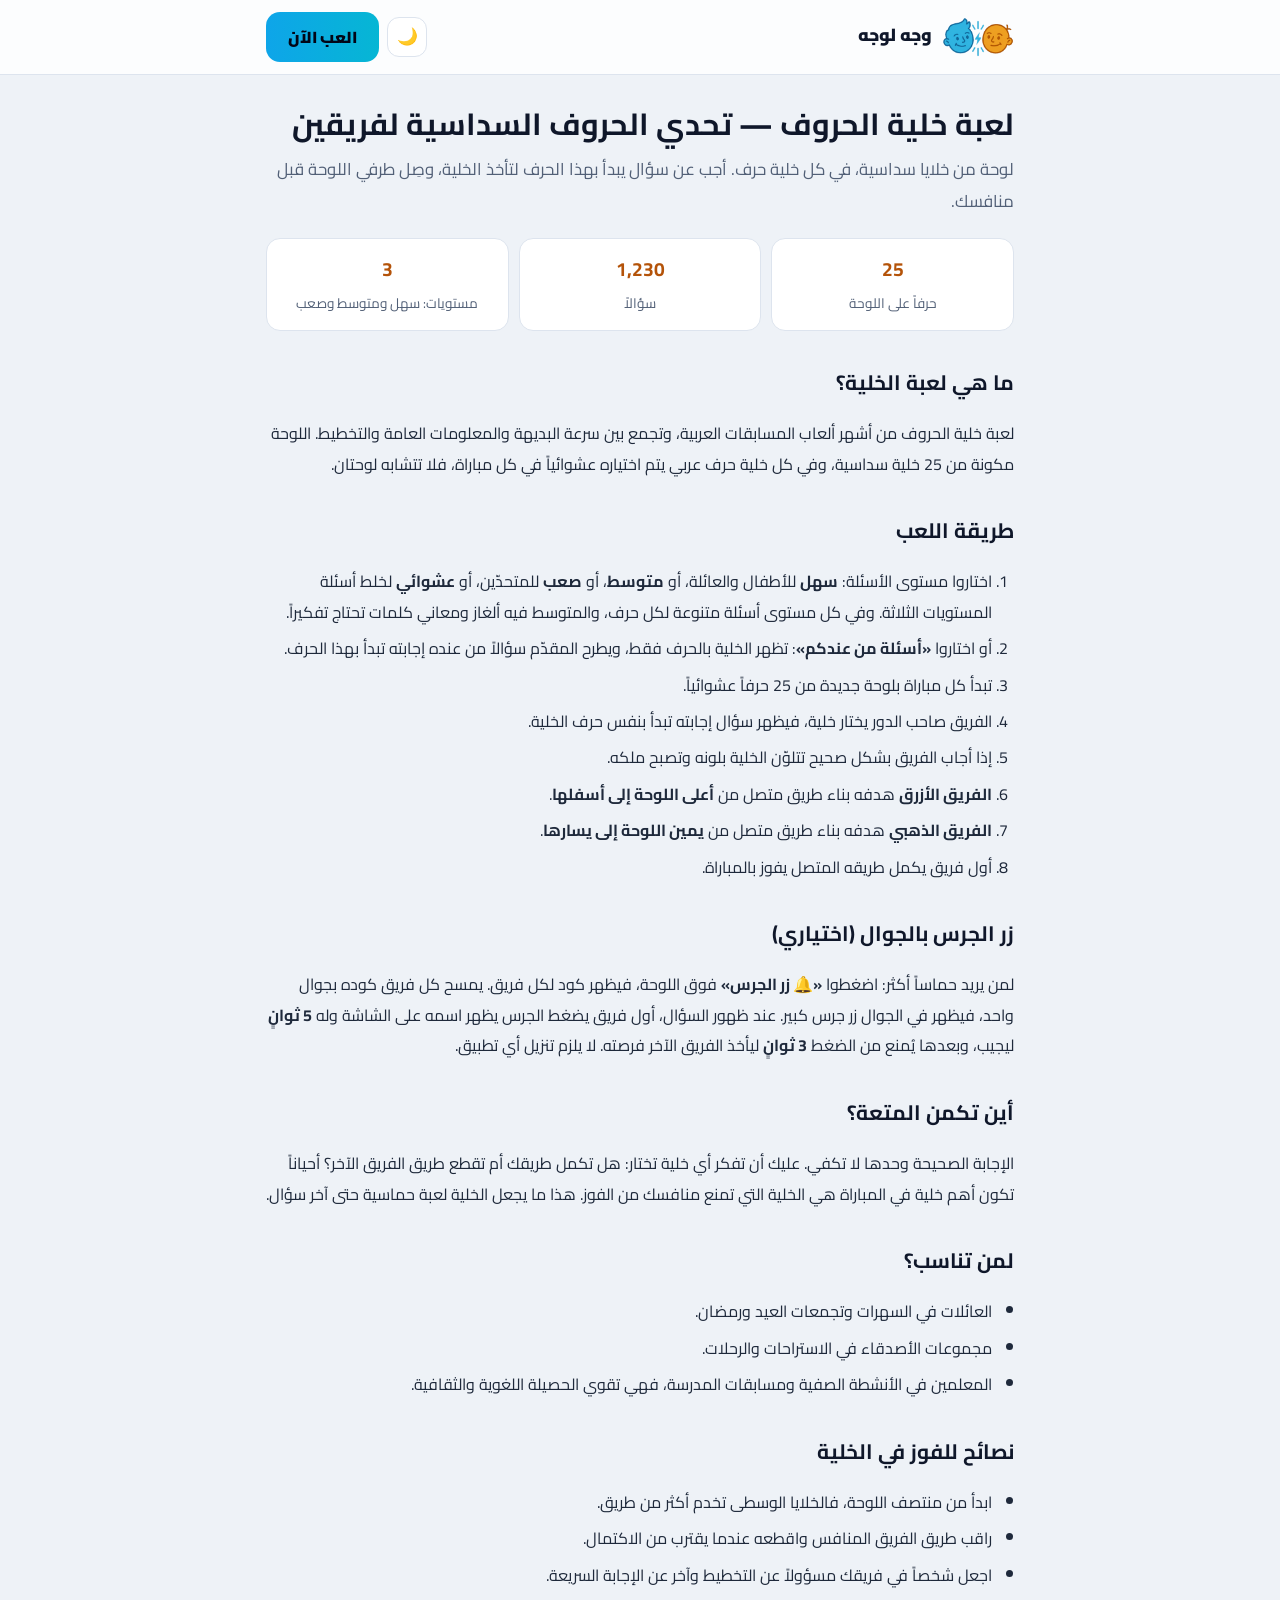
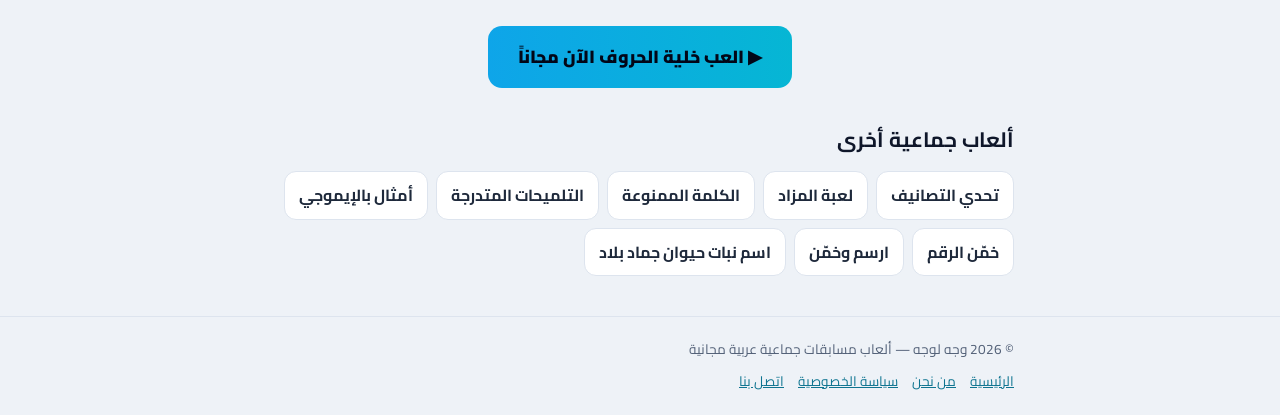
<file: khaliyat-alhuruf.html>
<!DOCTYPE html>
<html lang="ar" dir="rtl">
<head>
  <meta charset="UTF-8" />
  <meta name="viewport" content="width=device-width, initial-scale=1.0" />
  <title>لعبة خلية الحروف أونلاين — العب الخلية مع فريقين مجاناً | وجه لوجه</title>
  <meta name="description" content="لعبة خلية الحروف مجاناً على الجوال والكمبيوتر: لوحة سداسية من 25 حرفاً و1,230 سؤالاً بثلاثة مستويات، أو بأسئلتكم الخاصة. صل طرفي اللوحة قبل الفريق الآخر بالإجابة على أسئلة تبدأ بالحرف." />
  <link rel="canonical" href="https://tahaddi-alfiraq.com/khaliyat-alhuruf" />
  <meta property="og:title" content="لعبة خلية الحروف أونلاين — العب الخلية مع فريقين مجاناً | وجه لوجه" />
  <meta property="og:description" content="لعبة خلية الحروف مجاناً على الجوال والكمبيوتر: لوحة سداسية من 25 حرفاً و1,230 سؤالاً بثلاثة مستويات، أو بأسئلتكم الخاصة. صل طرفي اللوحة قبل الفريق الآخر بالإجابة على أسئلة تبدأ بالحرف." />
  <meta property="og:type" content="article" />
  <meta property="og:url" content="https://tahaddi-alfiraq.com/khaliyat-alhuruf" />
  <meta property="og:locale" content="ar_AR" />
  <meta property="og:site_name" content="وجه لوجه" />
  <meta property="og:image" content="https://tahaddi-alfiraq.com/og-image.png" />
  <link rel="icon" type="image/png" sizes="16x16" href="/favicon-16.png" />
  <link rel="icon" type="image/png" sizes="32x32" href="/favicon-32.png" />
  <link rel="icon" type="image/png" sizes="48x48" href="/favicon-48.png" />
  <link rel="icon" type="image/png" sizes="192x192" href="/favicon-192.png" />
  <link rel="apple-touch-icon" sizes="180x180" href="/icon-180.png" />
  <meta name="theme-color" content="#0f172a" />
  <meta name="google-adsense-account" content="ca-pub-3690159783865337" />
  <script async src="https://pagead2.googlesyndication.com/pagead/js/adsbygoogle.js?client=ca-pub-3690159783865337" crossorigin="anonymous"></script>
  <link rel="preconnect" href="https://fonts.googleapis.com" />
  <link rel="preconnect" href="https://fonts.gstatic.com" crossorigin />
  <link href="https://fonts.googleapis.com/css2?family=Cairo:wght@400;700;900&display=swap" rel="stylesheet" />
  <script>(function(){var t;try{t=localStorage.getItem('wjh-theme');}catch(e){}if(t!=='light'&&t!=='dark'){t=(window.matchMedia&&matchMedia('(prefers-color-scheme: light)').matches)?'light':'dark';}document.documentElement.setAttribute('data-theme',t);})();</script>
  <link rel="stylesheet" href="/pages.css" />
  <script type="application/ld+json">{"@context":"https://schema.org","@type":"Game","name":"خلية الحروف","description":"لعبة خلية الحروف مجاناً على الجوال والكمبيوتر: لوحة سداسية من 25 حرفاً و1,230 سؤالاً بثلاثة مستويات، أو بأسئلتكم الخاصة. صل طرفي اللوحة قبل الفريق الآخر بالإجابة على أسئلة تبدأ بالحرف.","url":"https://tahaddi-alfiraq.com/khaliyat-alhuruf","inLanguage":"ar","numberOfPlayers":{"@type":"QuantitativeValue","minValue":2},"isAccessibleForFree":true,"publisher":{"@type":"Organization","name":"وجه لوجه","url":"https://tahaddi-alfiraq.com/"}}</script>
</head>
<body>
  <header class="top">
    <div class="wrap">
      <a class="brand" href="/"><img src="/icon-clear.png" alt="" width="72" height="40" style="vertical-align:middle;margin-left:10px">وجه لوجه</a>
      <div class="top-actions">
        <button type="button" class="theme-btn" title="الوضع الفاتح / الداكن" aria-label="تبديل الوضع الفاتح والداكن" onclick="var h=document.documentElement,n=h.getAttribute('data-theme')==='light'?'dark':'light';h.setAttribute('data-theme',n);try{localStorage.setItem('wjh-theme',n);}catch(e){}"></button>
        <a class="play-btn" href="/">العب الآن</a>
      </div>
    </div>
  </header>
  <main>
    <article class="wrap">
<h1>لعبة خلية الحروف — تحدي الحروف السداسية لفريقين</h1>
<p class="lead">لوحة من خلايا سداسية، في كل خلية حرف. أجب عن سؤال يبدأ بهذا الحرف لتأخذ الخلية، وصِل طرفي اللوحة قبل منافسك.</p>

<div class="facts">
  <div class="fact"><b>25</b><span>حرفاً على اللوحة</span></div>
  <div class="fact"><b>1,230</b><span>سؤالاً</span></div>
  <div class="fact"><b>3</b><span>مستويات: سهل ومتوسط وصعب</span></div>
</div>

<h2>ما هي لعبة الخلية؟</h2>
<p>لعبة خلية الحروف من أشهر ألعاب المسابقات العربية، وتجمع بين سرعة البديهة والمعلومات العامة والتخطيط. اللوحة مكونة من 25 خلية سداسية، وفي كل خلية حرف عربي يتم اختياره عشوائياً في كل مباراة، فلا تتشابه لوحتان.</p>

<h2>طريقة اللعب</h2>
<ol>
  <li>اختاروا مستوى الأسئلة: <strong>سهل</strong> للأطفال والعائلة، أو <strong>متوسط</strong>، أو <strong>صعب</strong> للمتحدّين، أو <strong>عشوائي</strong> لخلط أسئلة المستويات الثلاثة. وفي كل مستوى أسئلة متنوعة لكل حرف، والمتوسط فيه ألغاز ومعاني كلمات تحتاج تفكيراً.</li>
  <li>أو اختاروا <strong>«أسئلة من عندكم»</strong>: تظهر الخلية بالحرف فقط، ويطرح المقدّم سؤالاً من عنده إجابته تبدأ بهذا الحرف.</li>
  <li>تبدأ كل مباراة بلوحة جديدة من 25 حرفاً عشوائياً.</li>
  <li>الفريق صاحب الدور يختار خلية، فيظهر سؤال إجابته تبدأ بنفس حرف الخلية.</li>
  <li>إذا أجاب الفريق بشكل صحيح تتلوّن الخلية بلونه وتصبح ملكه.</li>
  <li><strong>الفريق الأزرق</strong> هدفه بناء طريق متصل من <strong>أعلى اللوحة إلى أسفلها</strong>.</li>
  <li><strong>الفريق الذهبي</strong> هدفه بناء طريق متصل من <strong>يمين اللوحة إلى يسارها</strong>.</li>
  <li>أول فريق يكمل طريقه المتصل يفوز بالمباراة.</li>
</ol>

<h2>زر الجرس بالجوال (اختياري)</h2>
<p>لمن يريد حماساً أكثر: اضغطوا <strong>«🔔 زر الجرس»</strong> فوق اللوحة، فيظهر كود لكل فريق. يمسح كل فريق كوده بجوال واحد، فيظهر في الجوال زر جرس كبير. عند ظهور السؤال، أول فريق يضغط الجرس يظهر اسمه على الشاشة وله <strong>5 ثوانٍ</strong> ليجيب، وبعدها يُمنع من الضغط <strong>3 ثوانٍ</strong> ليأخذ الفريق الآخر فرصته. لا يلزم تنزيل أي تطبيق.</p>

<h2>أين تكمن المتعة؟</h2>
<p>الإجابة الصحيحة وحدها لا تكفي. عليك أن تفكر أي خلية تختار: هل تكمل طريقك أم تقطع طريق الفريق الآخر؟ أحياناً تكون أهم خلية في المباراة هي الخلية التي تمنع منافسك من الفوز. هذا ما يجعل الخلية لعبة حماسية حتى آخر سؤال.</p>

<h2>لمن تناسب؟</h2>
<ul>
  <li>العائلات في السهرات وتجمعات العيد ورمضان.</li>
  <li>مجموعات الأصدقاء في الاستراحات والرحلات.</li>
  <li>المعلمين في الأنشطة الصفية ومسابقات المدرسة، فهي تقوي الحصيلة اللغوية والثقافية.</li>
</ul>

<h2>نصائح للفوز في الخلية</h2>
<ul>
  <li>ابدأ من منتصف اللوحة، فالخلايا الوسطى تخدم أكثر من طريق.</li>
  <li>راقب طريق الفريق المنافس واقطعه عندما يقترب من الاكتمال.</li>
  <li>اجعل شخصاً في فريقك مسؤولاً عن التخطيط وآخر عن الإجابة السريعة.</li>
</ul>

      <div class="cta"><a class="play-btn big" href="/">▶ العب خلية الحروف الآن مجاناً</a></div>
      <h2>ألعاب جماعية أخرى</h2>
      <div class="more">
      <a href="/tasaneef">تحدي التصانيف</a>
      <a href="/mazad">لعبة المزاد</a>
      <a href="/kalima-mamnoua">الكلمة الممنوعة</a>
      <a href="/talmihat">التلميحات المتدرجة</a>
      <a href="/alghaz-emoji">أمثال بالإيموجي</a>
      <a href="/khammin-alraqam">خمّن الرقم</a>
      <a href="/irsim-wa-khammin">ارسم وخمّن</a>
      <a href="/ism-nabat-hayawan">اسم نبات حيوان جماد بلاد</a>
      </div>
    </article>
  </main>
  <footer class="bottom">
    <div class="wrap">
      <div>© 2026 وجه لوجه — ألعاب مسابقات جماعية عربية مجانية</div>
      <nav>
        <a href="/">الرئيسية</a>
        <a href="/about">من نحن</a>
        <a href="/privacy">سياسة الخصوصية</a>
        <a href="/contact">اتصل بنا</a>
      </nav>
    </div>
  </footer>
  <!-- Cloudflare Web Analytics --><script defer src='https://static.cloudflareinsights.com/beacon.min.js' data-cf-beacon='{"token": "a5c64b96739b4bb4bcfc943876428178"}'></script><!-- End Cloudflare Web Analytics -->
</body>
</html>
</file>
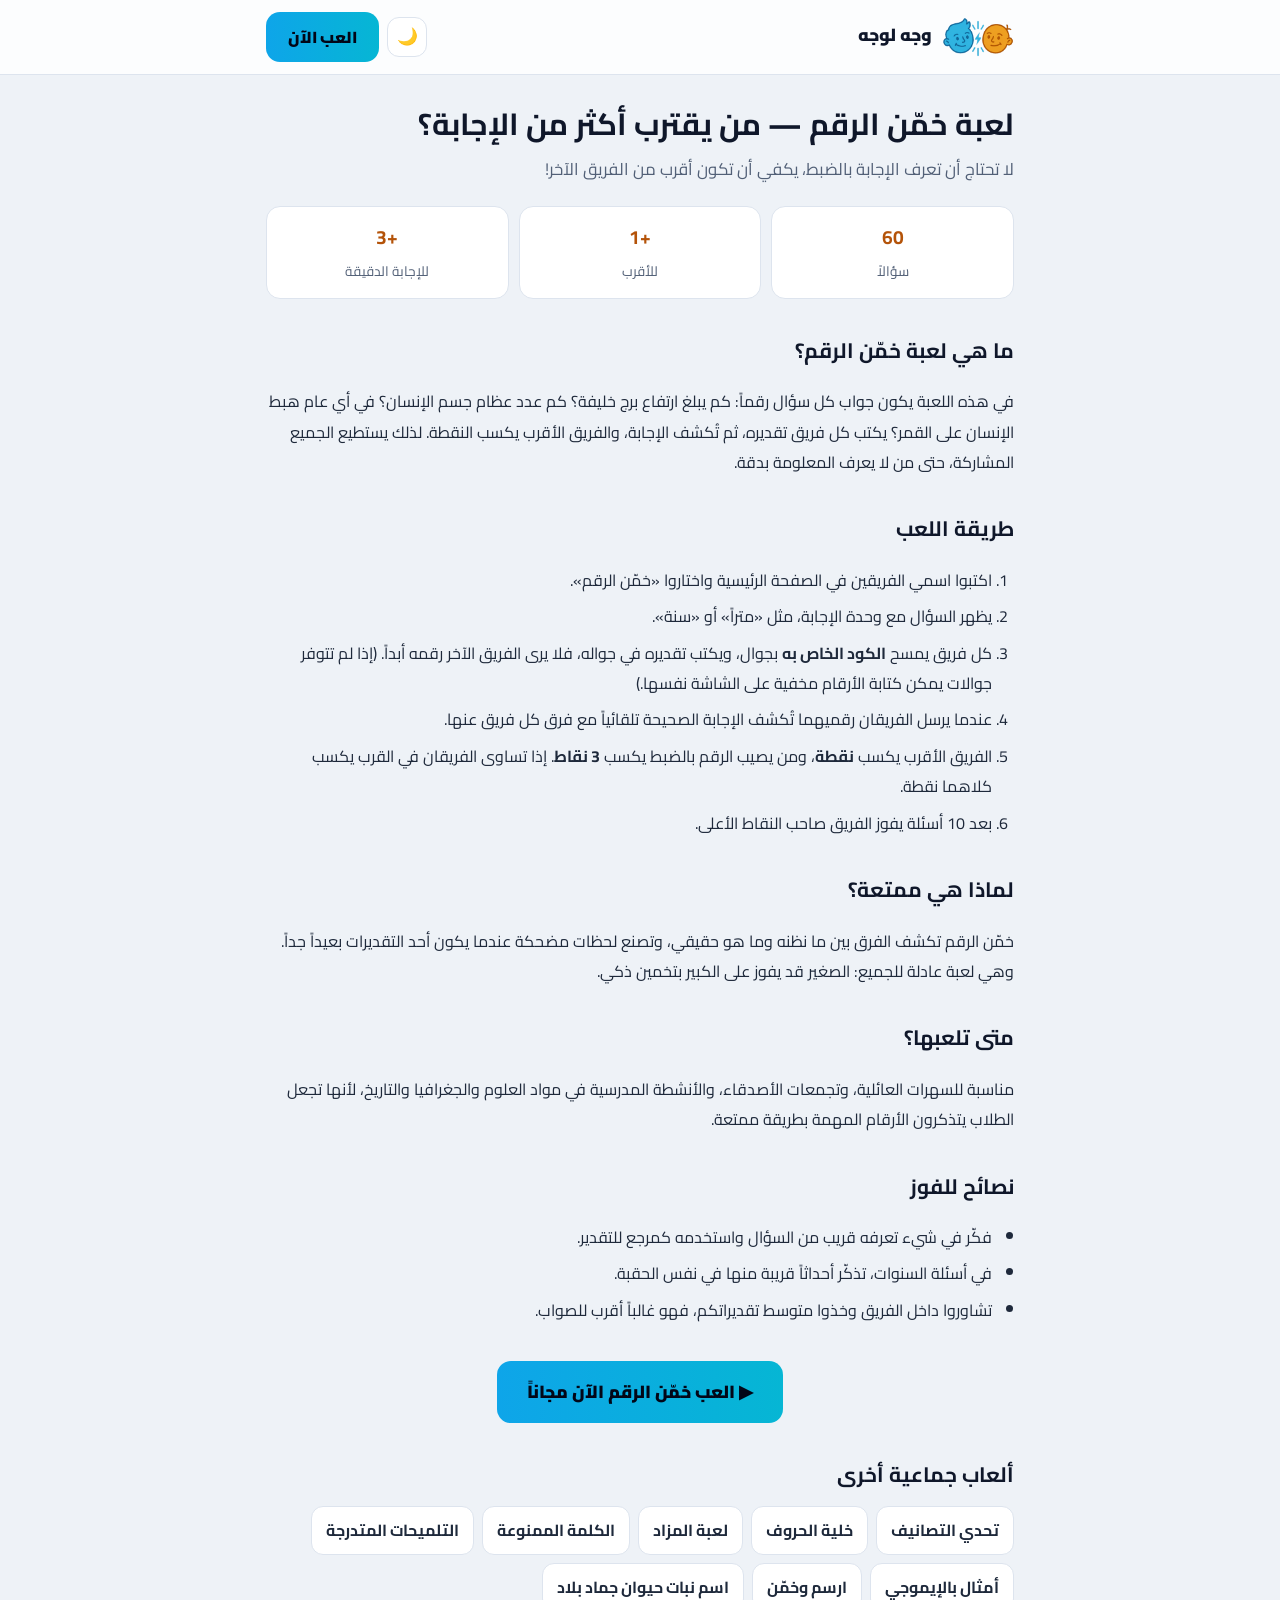
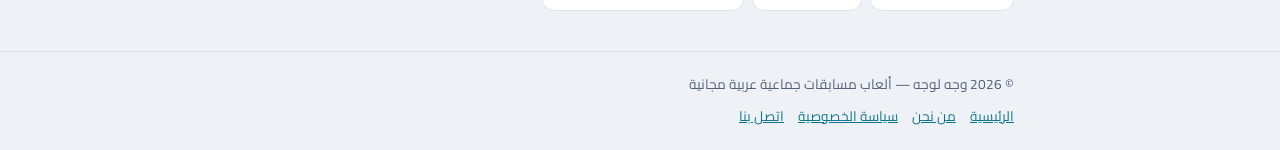
<file: khammin-alraqam.html>
<!DOCTYPE html>
<html lang="ar" dir="rtl">
<head>
  <meta charset="UTF-8" />
  <meta name="viewport" content="width=device-width, initial-scale=1.0" />
  <title>لعبة خمّن الرقم أونلاين — من الأقرب للإجابة؟ | وجه لوجه</title>
  <meta name="description" content="العب خمّن الرقم مجاناً: 60 سؤالاً جوابها رقم مثل ارتفاع برج خليفة وعدد عظام الإنسان. يكتب كل فريق تقديره سراً والأقرب يفوز. لعبة جماعية للعائلة والأصدقاء." />
  <link rel="canonical" href="https://tahaddi-alfiraq.com/khammin-alraqam" />
  <meta property="og:title" content="لعبة خمّن الرقم أونلاين — من الأقرب للإجابة؟ | وجه لوجه" />
  <meta property="og:description" content="العب خمّن الرقم مجاناً: 60 سؤالاً جوابها رقم مثل ارتفاع برج خليفة وعدد عظام الإنسان. يكتب كل فريق تقديره سراً والأقرب يفوز. لعبة جماعية للعائلة والأصدقاء." />
  <meta property="og:type" content="article" />
  <meta property="og:url" content="https://tahaddi-alfiraq.com/khammin-alraqam" />
  <meta property="og:locale" content="ar_AR" />
  <meta property="og:site_name" content="وجه لوجه" />
  <meta property="og:image" content="https://tahaddi-alfiraq.com/og-image.png" />
  <link rel="icon" type="image/png" sizes="16x16" href="/favicon-16.png" />
  <link rel="icon" type="image/png" sizes="32x32" href="/favicon-32.png" />
  <link rel="icon" type="image/png" sizes="48x48" href="/favicon-48.png" />
  <link rel="icon" type="image/png" sizes="192x192" href="/favicon-192.png" />
  <link rel="apple-touch-icon" sizes="180x180" href="/icon-180.png" />
  <meta name="theme-color" content="#0f172a" />
  <meta name="google-adsense-account" content="ca-pub-3690159783865337" />
  <script async src="https://pagead2.googlesyndication.com/pagead/js/adsbygoogle.js?client=ca-pub-3690159783865337" crossorigin="anonymous"></script>
  <link rel="preconnect" href="https://fonts.googleapis.com" />
  <link rel="preconnect" href="https://fonts.gstatic.com" crossorigin />
  <link href="https://fonts.googleapis.com/css2?family=Cairo:wght@400;700;900&display=swap" rel="stylesheet" />
  <script>(function(){var t;try{t=localStorage.getItem('wjh-theme');}catch(e){}if(t!=='light'&&t!=='dark'){t=(window.matchMedia&&matchMedia('(prefers-color-scheme: light)').matches)?'light':'dark';}document.documentElement.setAttribute('data-theme',t);})();</script>
  <link rel="stylesheet" href="/pages.css" />
  <script type="application/ld+json">{"@context":"https://schema.org","@type":"Game","name":"خمّن الرقم","description":"العب خمّن الرقم مجاناً: 60 سؤالاً جوابها رقم مثل ارتفاع برج خليفة وعدد عظام الإنسان. يكتب كل فريق تقديره سراً والأقرب يفوز. لعبة جماعية للعائلة والأصدقاء.","url":"https://tahaddi-alfiraq.com/khammin-alraqam","inLanguage":"ar","numberOfPlayers":{"@type":"QuantitativeValue","minValue":2},"isAccessibleForFree":true,"publisher":{"@type":"Organization","name":"وجه لوجه","url":"https://tahaddi-alfiraq.com/"}}</script>
</head>
<body>
  <header class="top">
    <div class="wrap">
      <a class="brand" href="/"><img src="/icon-clear.png" alt="" width="72" height="40" style="vertical-align:middle;margin-left:10px">وجه لوجه</a>
      <div class="top-actions">
        <button type="button" class="theme-btn" title="الوضع الفاتح / الداكن" aria-label="تبديل الوضع الفاتح والداكن" onclick="var h=document.documentElement,n=h.getAttribute('data-theme')==='light'?'dark':'light';h.setAttribute('data-theme',n);try{localStorage.setItem('wjh-theme',n);}catch(e){}"></button>
        <a class="play-btn" href="/">العب الآن</a>
      </div>
    </div>
  </header>
  <main>
    <article class="wrap">
<h1>لعبة خمّن الرقم — من يقترب أكثر من الإجابة؟</h1>
<p class="lead">لا تحتاج أن تعرف الإجابة بالضبط، يكفي أن تكون أقرب من الفريق الآخر!</p>

<div class="facts">
  <div class="fact"><b>60</b><span>سؤالاً</span></div>
  <div class="fact"><b>+1</b><span>للأقرب</span></div>
  <div class="fact"><b>+3</b><span>للإجابة الدقيقة</span></div>
</div>

<h2>ما هي لعبة خمّن الرقم؟</h2>
<p>في هذه اللعبة يكون جواب كل سؤال رقماً: كم يبلغ ارتفاع برج خليفة؟ كم عدد عظام جسم الإنسان؟ في أي عام هبط الإنسان على القمر؟ يكتب كل فريق تقديره، ثم تُكشف الإجابة، والفريق الأقرب يكسب النقطة. لذلك يستطيع الجميع المشاركة، حتى من لا يعرف المعلومة بدقة.</p>

<h2>طريقة اللعب</h2>
<ol>
  <li>اكتبوا اسمي الفريقين في الصفحة الرئيسية واختاروا «خمّن الرقم».</li>
  <li>يظهر السؤال مع وحدة الإجابة، مثل «متراً» أو «سنة».</li>
  <li>كل فريق يمسح <strong>الكود الخاص به</strong> بجوال، ويكتب تقديره في جواله، فلا يرى الفريق الآخر رقمه أبداً. (إذا لم تتوفر جوالات يمكن كتابة الأرقام مخفية على الشاشة نفسها.)</li>
  <li>عندما يرسل الفريقان رقميهما تُكشف الإجابة الصحيحة تلقائياً مع فرق كل فريق عنها.</li>
  <li>الفريق الأقرب يكسب <strong>نقطة</strong>، ومن يصيب الرقم بالضبط يكسب <strong>3 نقاط</strong>. إذا تساوى الفريقان في القرب يكسب كلاهما نقطة.</li>
  <li>بعد 10 أسئلة يفوز الفريق صاحب النقاط الأعلى.</li>
</ol>

<h2>لماذا هي ممتعة؟</h2>
<p>خمّن الرقم تكشف الفرق بين ما نظنه وما هو حقيقي، وتصنع لحظات مضحكة عندما يكون أحد التقديرات بعيداً جداً. وهي لعبة عادلة للجميع: الصغير قد يفوز على الكبير بتخمين ذكي.</p>

<h2>متى تلعبها؟</h2>
<p>مناسبة للسهرات العائلية، وتجمعات الأصدقاء، والأنشطة المدرسية في مواد العلوم والجغرافيا والتاريخ، لأنها تجعل الطلاب يتذكرون الأرقام المهمة بطريقة ممتعة.</p>

<h2>نصائح للفوز</h2>
<ul>
  <li>فكّر في شيء تعرفه قريب من السؤال واستخدمه كمرجع للتقدير.</li>
  <li>في أسئلة السنوات، تذكّر أحداثاً قريبة منها في نفس الحقبة.</li>
  <li>تشاوروا داخل الفريق وخذوا متوسط تقديراتكم، فهو غالباً أقرب للصواب.</li>
</ul>

      <div class="cta"><a class="play-btn big" href="/">▶ العب خمّن الرقم الآن مجاناً</a></div>
      <h2>ألعاب جماعية أخرى</h2>
      <div class="more">
      <a href="/tasaneef">تحدي التصانيف</a>
      <a href="/khaliyat-alhuruf">خلية الحروف</a>
      <a href="/mazad">لعبة المزاد</a>
      <a href="/kalima-mamnoua">الكلمة الممنوعة</a>
      <a href="/talmihat">التلميحات المتدرجة</a>
      <a href="/alghaz-emoji">أمثال بالإيموجي</a>
      <a href="/irsim-wa-khammin">ارسم وخمّن</a>
      <a href="/ism-nabat-hayawan">اسم نبات حيوان جماد بلاد</a>
      </div>
    </article>
  </main>
  <footer class="bottom">
    <div class="wrap">
      <div>© 2026 وجه لوجه — ألعاب مسابقات جماعية عربية مجانية</div>
      <nav>
        <a href="/">الرئيسية</a>
        <a href="/about">من نحن</a>
        <a href="/privacy">سياسة الخصوصية</a>
        <a href="/contact">اتصل بنا</a>
      </nav>
    </div>
  </footer>
  <!-- Cloudflare Web Analytics --><script defer src='https://static.cloudflareinsights.com/beacon.min.js' data-cf-beacon='{"token": "a5c64b96739b4bb4bcfc943876428178"}'></script><!-- End Cloudflare Web Analytics -->
</body>
</html>
</file>
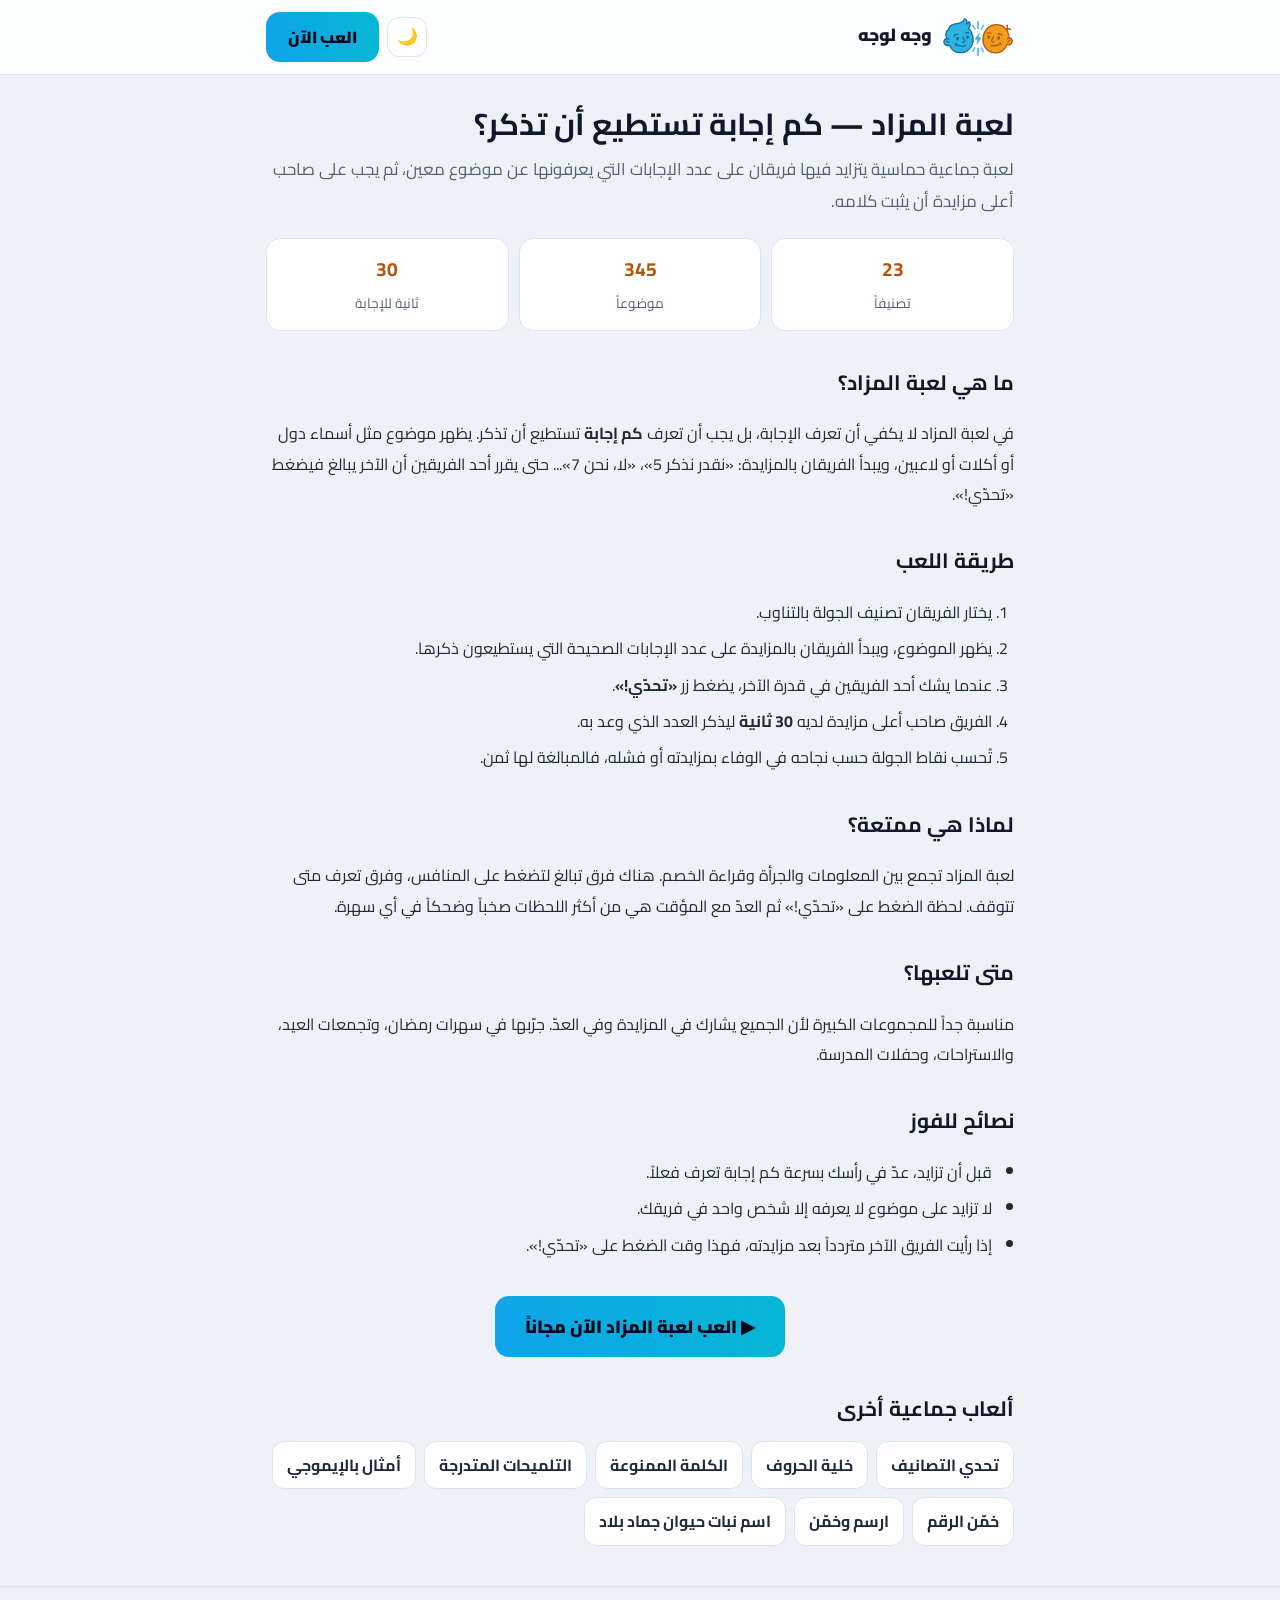
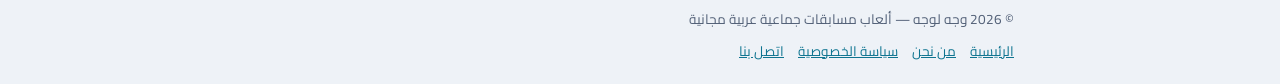
<file: mazad.html>
<!DOCTYPE html>
<html lang="ar" dir="rtl">
<head>
  <meta charset="UTF-8" />
  <meta name="viewport" content="width=device-width, initial-scale=1.0" />
  <title>لعبة المزاد أونلاين — مزايدة على الإجابات بين فريقين | وجه لوجه</title>
  <meta name="description" content="لعبة المزاد الجماعية مجاناً: 23 تصنيفاً و345 موضوعاً. تزايد على عدد الإجابات التي يستطيع فريقك ذكرها خلال 30 ثانية، ثم أثبت كلامك أو اضغط «تحدّي!»." />
  <link rel="canonical" href="https://tahaddi-alfiraq.com/mazad" />
  <meta property="og:title" content="لعبة المزاد أونلاين — مزايدة على الإجابات بين فريقين | وجه لوجه" />
  <meta property="og:description" content="لعبة المزاد الجماعية مجاناً: 23 تصنيفاً و345 موضوعاً. تزايد على عدد الإجابات التي يستطيع فريقك ذكرها خلال 30 ثانية، ثم أثبت كلامك أو اضغط «تحدّي!»." />
  <meta property="og:type" content="article" />
  <meta property="og:url" content="https://tahaddi-alfiraq.com/mazad" />
  <meta property="og:locale" content="ar_AR" />
  <meta property="og:site_name" content="وجه لوجه" />
  <meta property="og:image" content="https://tahaddi-alfiraq.com/og-image.png" />
  <link rel="icon" type="image/png" sizes="16x16" href="/favicon-16.png" />
  <link rel="icon" type="image/png" sizes="32x32" href="/favicon-32.png" />
  <link rel="icon" type="image/png" sizes="48x48" href="/favicon-48.png" />
  <link rel="icon" type="image/png" sizes="192x192" href="/favicon-192.png" />
  <link rel="apple-touch-icon" sizes="180x180" href="/icon-180.png" />
  <meta name="theme-color" content="#0f172a" />
  <meta name="google-adsense-account" content="ca-pub-3690159783865337" />
  <script async src="https://pagead2.googlesyndication.com/pagead/js/adsbygoogle.js?client=ca-pub-3690159783865337" crossorigin="anonymous"></script>
  <link rel="preconnect" href="https://fonts.googleapis.com" />
  <link rel="preconnect" href="https://fonts.gstatic.com" crossorigin />
  <link href="https://fonts.googleapis.com/css2?family=Cairo:wght@400;700;900&display=swap" rel="stylesheet" />
  <script>(function(){var t;try{t=localStorage.getItem('wjh-theme');}catch(e){}if(t!=='light'&&t!=='dark'){t=(window.matchMedia&&matchMedia('(prefers-color-scheme: light)').matches)?'light':'dark';}document.documentElement.setAttribute('data-theme',t);})();</script>
  <link rel="stylesheet" href="/pages.css" />
  <script type="application/ld+json">{"@context":"https://schema.org","@type":"Game","name":"لعبة المزاد","description":"لعبة المزاد الجماعية مجاناً: 23 تصنيفاً و345 موضوعاً. تزايد على عدد الإجابات التي يستطيع فريقك ذكرها خلال 30 ثانية، ثم أثبت كلامك أو اضغط «تحدّي!».","url":"https://tahaddi-alfiraq.com/mazad","inLanguage":"ar","numberOfPlayers":{"@type":"QuantitativeValue","minValue":2},"isAccessibleForFree":true,"publisher":{"@type":"Organization","name":"وجه لوجه","url":"https://tahaddi-alfiraq.com/"}}</script>
</head>
<body>
  <header class="top">
    <div class="wrap">
      <a class="brand" href="/"><img src="/icon-clear.png" alt="" width="72" height="40" style="vertical-align:middle;margin-left:10px">وجه لوجه</a>
      <div class="top-actions">
        <button type="button" class="theme-btn" title="الوضع الفاتح / الداكن" aria-label="تبديل الوضع الفاتح والداكن" onclick="var h=document.documentElement,n=h.getAttribute('data-theme')==='light'?'dark':'light';h.setAttribute('data-theme',n);try{localStorage.setItem('wjh-theme',n);}catch(e){}"></button>
        <a class="play-btn" href="/">العب الآن</a>
      </div>
    </div>
  </header>
  <main>
    <article class="wrap">
<h1>لعبة المزاد — كم إجابة تستطيع أن تذكر؟</h1>
<p class="lead">لعبة جماعية حماسية يتزايد فيها فريقان على عدد الإجابات التي يعرفونها عن موضوع معين، ثم يجب على صاحب أعلى مزايدة أن يثبت كلامه.</p>

<div class="facts">
  <div class="fact"><b>23</b><span>تصنيفاً</span></div>
  <div class="fact"><b>345</b><span>موضوعاً</span></div>
  <div class="fact"><b>30</b><span>ثانية للإجابة</span></div>
</div>

<h2>ما هي لعبة المزاد؟</h2>
<p>في لعبة المزاد لا يكفي أن تعرف الإجابة، بل يجب أن تعرف <strong>كم إجابة</strong> تستطيع أن تذكر. يظهر موضوع مثل أسماء دول أو أكلات أو لاعبين، ويبدأ الفريقان بالمزايدة: «نقدر نذكر 5»، «لا، نحن 7»... حتى يقرر أحد الفريقين أن الآخر يبالغ فيضغط «تحدّي!».</p>

<h2>طريقة اللعب</h2>
<ol>
  <li>يختار الفريقان تصنيف الجولة بالتناوب.</li>
  <li>يظهر الموضوع، ويبدأ الفريقان بالمزايدة على عدد الإجابات الصحيحة التي يستطيعون ذكرها.</li>
  <li>عندما يشك أحد الفريقين في قدرة الآخر، يضغط زر <strong>«تحدّي!»</strong>.</li>
  <li>الفريق صاحب أعلى مزايدة لديه <strong>30 ثانية</strong> ليذكر العدد الذي وعد به.</li>
  <li>تُحسب نقاط الجولة حسب نجاحه في الوفاء بمزايدته أو فشله، فالمبالغة لها ثمن.</li>
</ol>

<h2>لماذا هي ممتعة؟</h2>
<p>لعبة المزاد تجمع بين المعلومات والجرأة وقراءة الخصم. هناك فرق تبالغ لتضغط على المنافس، وفرق تعرف متى تتوقف. لحظة الضغط على «تحدّي!» ثم العدّ مع المؤقت هي من أكثر اللحظات صخباً وضحكاً في أي سهرة.</p>

<h2>متى تلعبها؟</h2>
<p>مناسبة جداً للمجموعات الكبيرة لأن الجميع يشارك في المزايدة وفي العدّ. جرّبها في سهرات رمضان، وتجمعات العيد، والاستراحات، وحفلات المدرسة.</p>

<h2>نصائح للفوز</h2>
<ul>
  <li>قبل أن تزايد، عدّ في رأسك بسرعة كم إجابة تعرف فعلاً.</li>
  <li>لا تزايد على موضوع لا يعرفه إلا شخص واحد في فريقك.</li>
  <li>إذا رأيت الفريق الآخر متردداً بعد مزايدته، فهذا وقت الضغط على «تحدّي!».</li>
</ul>

      <div class="cta"><a class="play-btn big" href="/">▶ العب لعبة المزاد الآن مجاناً</a></div>
      <h2>ألعاب جماعية أخرى</h2>
      <div class="more">
      <a href="/tasaneef">تحدي التصانيف</a>
      <a href="/khaliyat-alhuruf">خلية الحروف</a>
      <a href="/kalima-mamnoua">الكلمة الممنوعة</a>
      <a href="/talmihat">التلميحات المتدرجة</a>
      <a href="/alghaz-emoji">أمثال بالإيموجي</a>
      <a href="/khammin-alraqam">خمّن الرقم</a>
      <a href="/irsim-wa-khammin">ارسم وخمّن</a>
      <a href="/ism-nabat-hayawan">اسم نبات حيوان جماد بلاد</a>
      </div>
    </article>
  </main>
  <footer class="bottom">
    <div class="wrap">
      <div>© 2026 وجه لوجه — ألعاب مسابقات جماعية عربية مجانية</div>
      <nav>
        <a href="/">الرئيسية</a>
        <a href="/about">من نحن</a>
        <a href="/privacy">سياسة الخصوصية</a>
        <a href="/contact">اتصل بنا</a>
      </nav>
    </div>
  </footer>
  <!-- Cloudflare Web Analytics --><script defer src='https://static.cloudflareinsights.com/beacon.min.js' data-cf-beacon='{"token": "a5c64b96739b4bb4bcfc943876428178"}'></script><!-- End Cloudflare Web Analytics -->
</body>
</html>
</file>
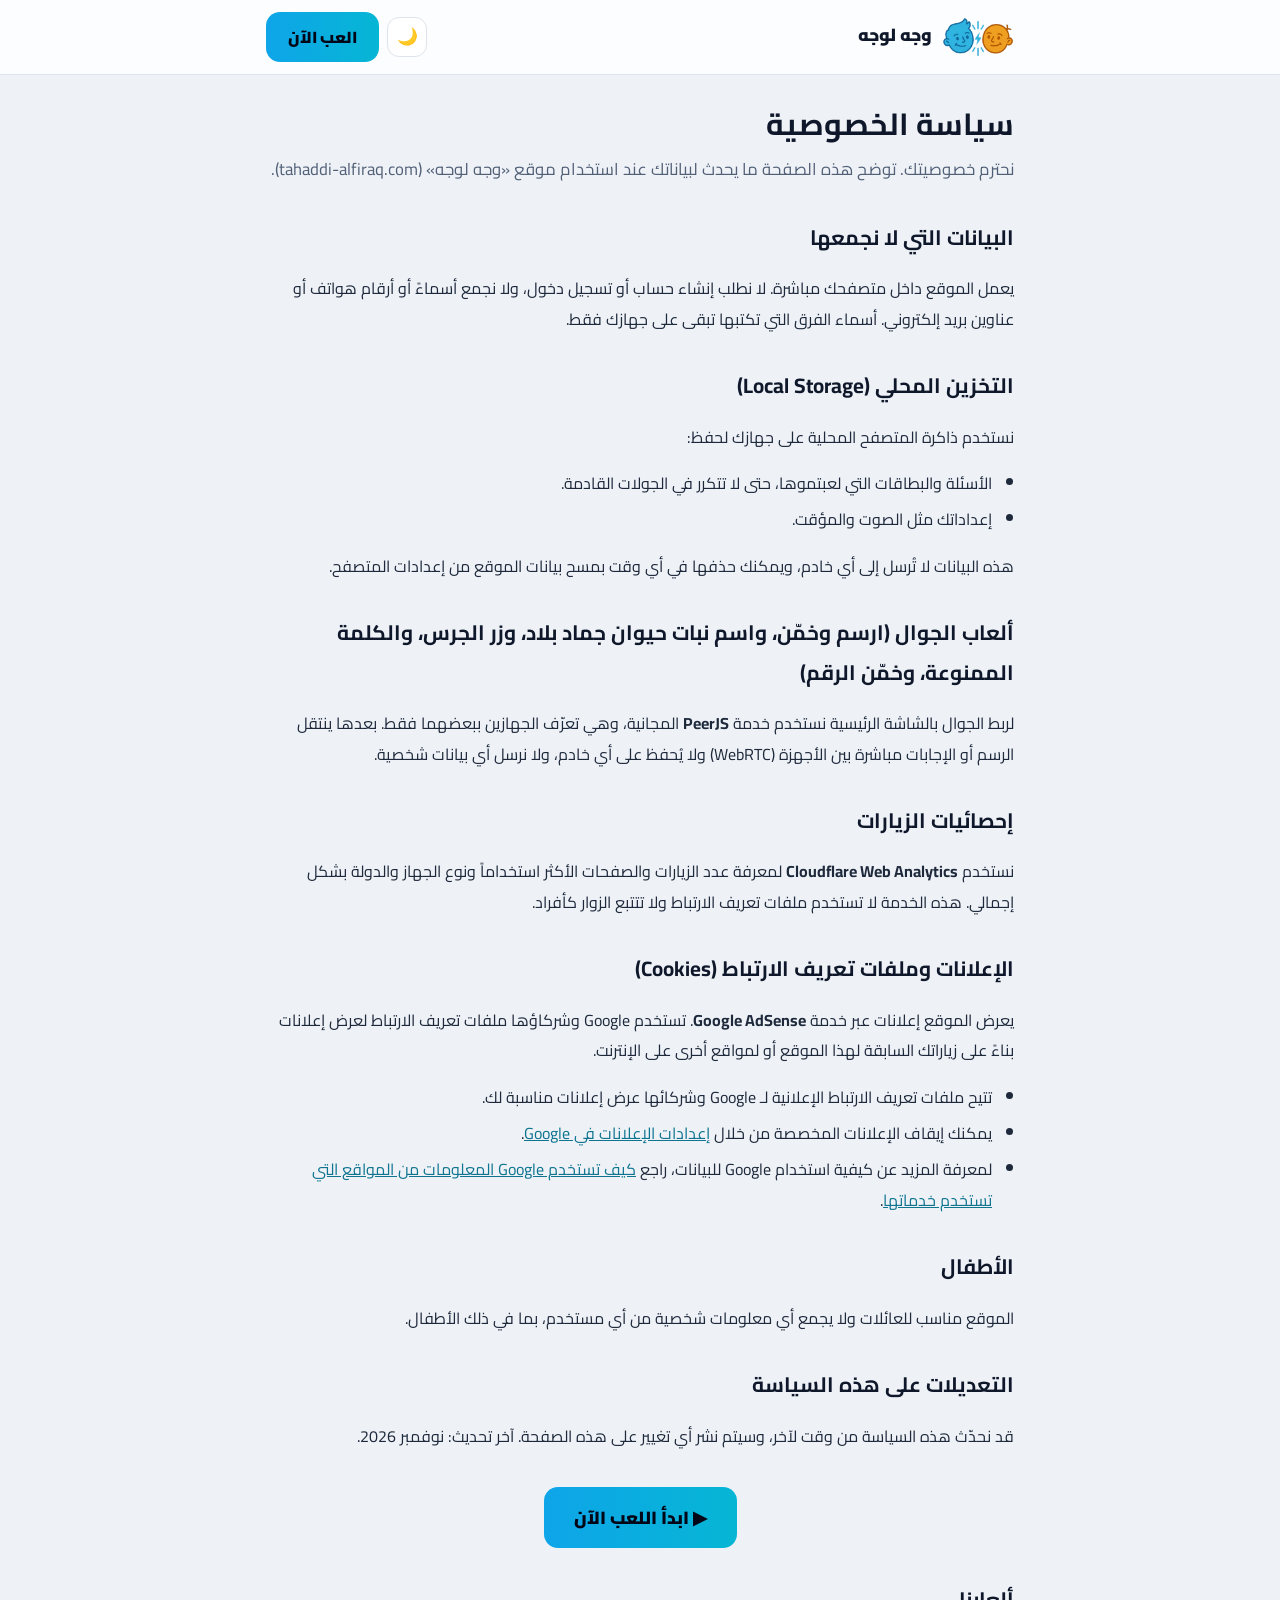
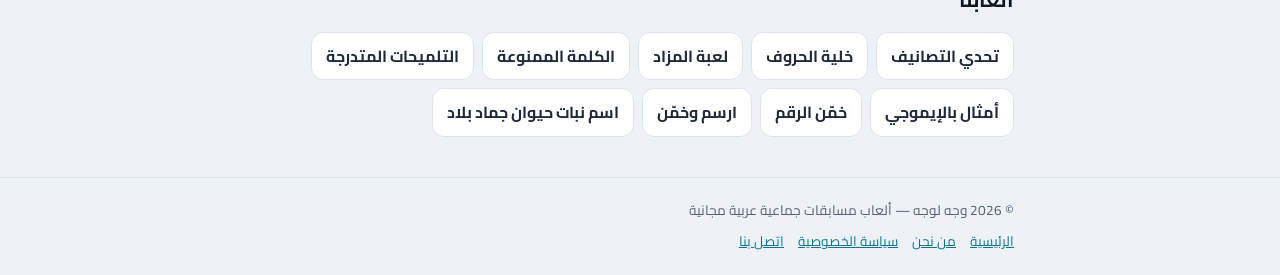
<file: privacy.html>
<!DOCTYPE html>
<html lang="ar" dir="rtl">
<head>
  <meta charset="UTF-8" />
  <meta name="viewport" content="width=device-width, initial-scale=1.0" />
  <title>سياسة الخصوصية — وجه لوجه</title>
  <meta name="description" content="سياسة الخصوصية لموقع وجه لوجه: لا نطلب تسجيلاً ولا نجمع بيانات شخصية، ونستخدم التخزين المحلي في المتصفح، وقد نعرض إعلانات Google AdSense." />
  <link rel="canonical" href="https://tahaddi-alfiraq.com/privacy" />
  <meta property="og:title" content="سياسة الخصوصية — وجه لوجه" />
  <meta property="og:description" content="سياسة الخصوصية لموقع وجه لوجه: لا نطلب تسجيلاً ولا نجمع بيانات شخصية، ونستخدم التخزين المحلي في المتصفح، وقد نعرض إعلانات Google AdSense." />
  <meta property="og:type" content="article" />
  <meta property="og:url" content="https://tahaddi-alfiraq.com/privacy" />
  <meta property="og:locale" content="ar_AR" />
  <meta property="og:site_name" content="وجه لوجه" />
  <meta property="og:image" content="https://tahaddi-alfiraq.com/og-image.png" />
  <link rel="icon" type="image/png" sizes="16x16" href="/favicon-16.png" />
  <link rel="icon" type="image/png" sizes="32x32" href="/favicon-32.png" />
  <link rel="icon" type="image/png" sizes="48x48" href="/favicon-48.png" />
  <link rel="icon" type="image/png" sizes="192x192" href="/favicon-192.png" />
  <link rel="apple-touch-icon" sizes="180x180" href="/icon-180.png" />
  <meta name="theme-color" content="#0f172a" />
  <meta name="google-adsense-account" content="ca-pub-3690159783865337" />
  <script async src="https://pagead2.googlesyndication.com/pagead/js/adsbygoogle.js?client=ca-pub-3690159783865337" crossorigin="anonymous"></script>
  <link rel="preconnect" href="https://fonts.googleapis.com" />
  <link rel="preconnect" href="https://fonts.gstatic.com" crossorigin />
  <link href="https://fonts.googleapis.com/css2?family=Cairo:wght@400;700;900&display=swap" rel="stylesheet" />
  <script>(function(){var t;try{t=localStorage.getItem('wjh-theme');}catch(e){}if(t!=='light'&&t!=='dark'){t=(window.matchMedia&&matchMedia('(prefers-color-scheme: light)').matches)?'light':'dark';}document.documentElement.setAttribute('data-theme',t);})();</script>
  <link rel="stylesheet" href="/pages.css" />
  
</head>
<body>
  <header class="top">
    <div class="wrap">
      <a class="brand" href="/"><img src="/icon-clear.png" alt="" width="72" height="40" style="vertical-align:middle;margin-left:10px">وجه لوجه</a>
      <div class="top-actions">
        <button type="button" class="theme-btn" title="الوضع الفاتح / الداكن" aria-label="تبديل الوضع الفاتح والداكن" onclick="var h=document.documentElement,n=h.getAttribute('data-theme')==='light'?'dark':'light';h.setAttribute('data-theme',n);try{localStorage.setItem('wjh-theme',n);}catch(e){}"></button>
        <a class="play-btn" href="/">العب الآن</a>
      </div>
    </div>
  </header>
  <main>
    <article class="wrap">
<h1>سياسة الخصوصية</h1>
<p class="lead">نحترم خصوصيتك. توضح هذه الصفحة ما يحدث لبياناتك عند استخدام موقع «وجه لوجه» (tahaddi-alfiraq.com).</p>

<h2>البيانات التي لا نجمعها</h2>
<p>يعمل الموقع داخل متصفحك مباشرة. لا نطلب إنشاء حساب أو تسجيل دخول، ولا نجمع أسماءً أو أرقام هواتف أو عناوين بريد إلكتروني. أسماء الفرق التي تكتبها تبقى على جهازك فقط.</p>

<h2>التخزين المحلي (Local Storage)</h2>
<p>نستخدم ذاكرة المتصفح المحلية على جهازك لحفظ:</p>
<ul>
  <li>الأسئلة والبطاقات التي لعبتموها، حتى لا تتكرر في الجولات القادمة.</li>
  <li>إعداداتك مثل الصوت والمؤقت.</li>
</ul>
<p>هذه البيانات لا تُرسل إلى أي خادم، ويمكنك حذفها في أي وقت بمسح بيانات الموقع من إعدادات المتصفح.</p>

<h2>ألعاب الجوال (ارسم وخمّن، واسم نبات حيوان جماد بلاد، وزر الجرس، والكلمة الممنوعة، وخمّن الرقم)</h2>
<p>لربط الجوال بالشاشة الرئيسية نستخدم خدمة <strong>PeerJS</strong> المجانية، وهي تعرّف الجهازين ببعضهما فقط. بعدها ينتقل الرسم أو الإجابات مباشرة بين الأجهزة (WebRTC) ولا يُحفظ على أي خادم، ولا نرسل أي بيانات شخصية.</p>

<h2>إحصائيات الزيارات</h2>
<p>نستخدم <strong>Cloudflare Web Analytics</strong> لمعرفة عدد الزيارات والصفحات الأكثر استخداماً ونوع الجهاز والدولة بشكل إجمالي. هذه الخدمة لا تستخدم ملفات تعريف الارتباط ولا تتتبع الزوار كأفراد.</p>

<h2>الإعلانات وملفات تعريف الارتباط (Cookies)</h2>
<p>يعرض الموقع إعلانات عبر خدمة <strong>Google AdSense</strong>. تستخدم Google وشركاؤها ملفات تعريف الارتباط لعرض إعلانات بناءً على زياراتك السابقة لهذا الموقع أو لمواقع أخرى على الإنترنت.</p>
<ul>
  <li>تتيح ملفات تعريف الارتباط الإعلانية لـ Google وشركائها عرض إعلانات مناسبة لك.</li>
  <li>يمكنك إيقاف الإعلانات المخصصة من خلال <a href="https://adssettings.google.com" rel="nofollow">إعدادات الإعلانات في Google</a>.</li>
  <li>لمعرفة المزيد عن كيفية استخدام Google للبيانات، راجع <a href="https://policies.google.com/technologies/partner-sites" rel="nofollow">كيف تستخدم Google المعلومات من المواقع التي تستخدم خدماتها</a>.</li>
</ul>

<h2>الأطفال</h2>
<p>الموقع مناسب للعائلات ولا يجمع أي معلومات شخصية من أي مستخدم، بما في ذلك الأطفال.</p>

<h2>التعديلات على هذه السياسة</h2>
<p>قد نحدّث هذه السياسة من وقت لآخر، وسيتم نشر أي تغيير على هذه الصفحة. آخر تحديث: نوفمبر 2026.</p>

      <div class="cta"><a class="play-btn big" href="/">▶ ابدأ اللعب الآن</a></div>
      <h2>ألعابنا</h2>
      <div class="more">
      <a href="/tasaneef">تحدي التصانيف</a>
      <a href="/khaliyat-alhuruf">خلية الحروف</a>
      <a href="/mazad">لعبة المزاد</a>
      <a href="/kalima-mamnoua">الكلمة الممنوعة</a>
      <a href="/talmihat">التلميحات المتدرجة</a>
      <a href="/alghaz-emoji">أمثال بالإيموجي</a>
      <a href="/khammin-alraqam">خمّن الرقم</a>
      <a href="/irsim-wa-khammin">ارسم وخمّن</a>
      <a href="/ism-nabat-hayawan">اسم نبات حيوان جماد بلاد</a>
      </div>
    </article>
  </main>
  <footer class="bottom">
    <div class="wrap">
      <div>© 2026 وجه لوجه — ألعاب مسابقات جماعية عربية مجانية</div>
      <nav>
        <a href="/">الرئيسية</a>
        <a href="/about">من نحن</a>
        <a href="/privacy">سياسة الخصوصية</a>
        <a href="/contact">اتصل بنا</a>
      </nav>
    </div>
  </footer>
  <!-- Cloudflare Web Analytics --><script defer src='https://static.cloudflareinsights.com/beacon.min.js' data-cf-beacon='{"token": "a5c64b96739b4bb4bcfc943876428178"}'></script><!-- End Cloudflare Web Analytics -->
</body>
</html>
</file>
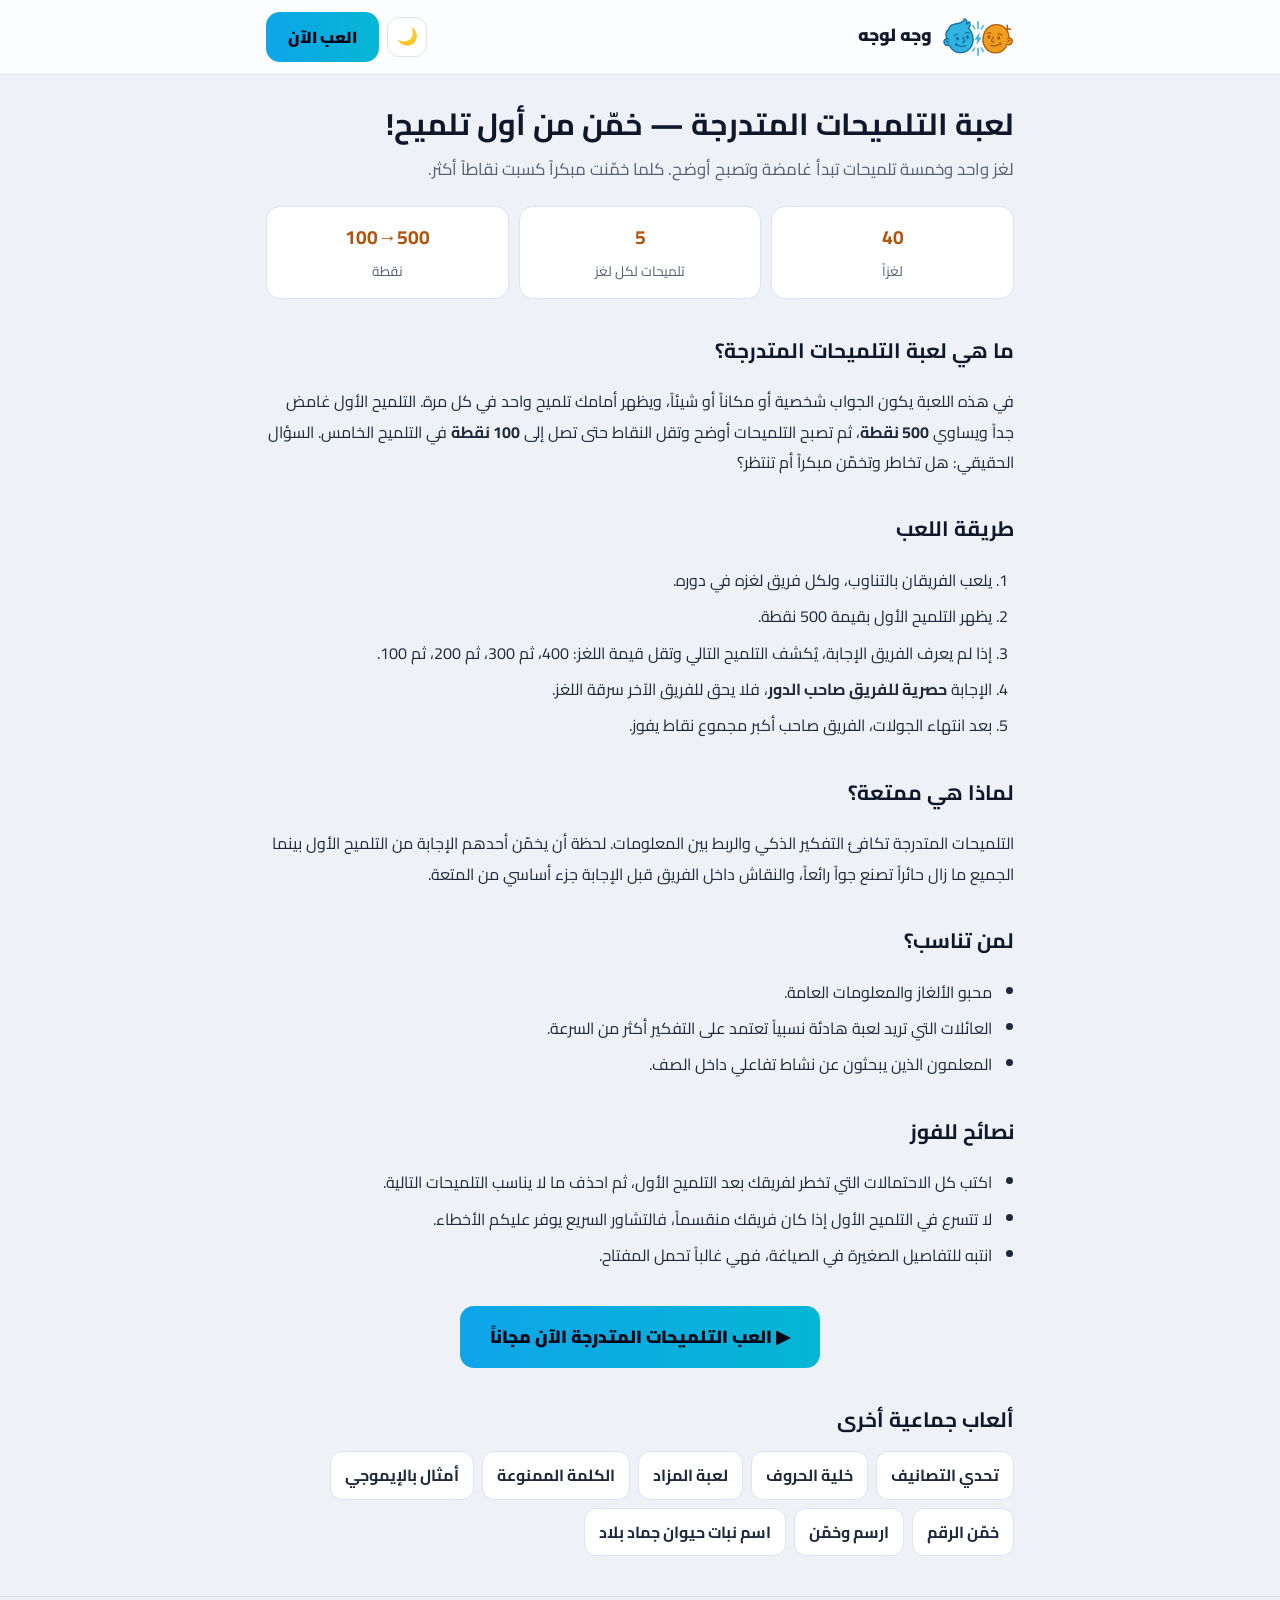
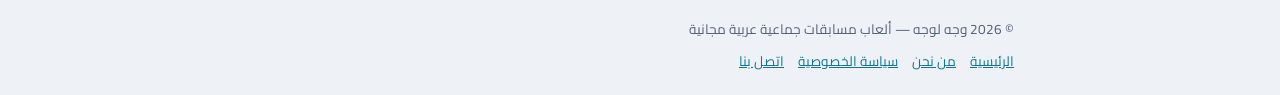
<file: talmihat.html>
<!DOCTYPE html>
<html lang="ar" dir="rtl">
<head>
  <meta charset="UTF-8" />
  <meta name="viewport" content="width=device-width, initial-scale=1.0" />
  <title>لعبة التلميحات المتدرجة — ألغاز وتخمين لفريقين | وجه لوجه</title>
  <meta name="description" content="لعبة التلميحات المتدرجة مجاناً: 40 لغزاً، لكل لغز 5 تلميحات من الأصعب للأسهل. خمّن مبكراً لتكسب 500 نقطة، أو انتظر تلميحاً أوضح بنقاط أقل." />
  <link rel="canonical" href="https://tahaddi-alfiraq.com/talmihat" />
  <meta property="og:title" content="لعبة التلميحات المتدرجة — ألغاز وتخمين لفريقين | وجه لوجه" />
  <meta property="og:description" content="لعبة التلميحات المتدرجة مجاناً: 40 لغزاً، لكل لغز 5 تلميحات من الأصعب للأسهل. خمّن مبكراً لتكسب 500 نقطة، أو انتظر تلميحاً أوضح بنقاط أقل." />
  <meta property="og:type" content="article" />
  <meta property="og:url" content="https://tahaddi-alfiraq.com/talmihat" />
  <meta property="og:locale" content="ar_AR" />
  <meta property="og:site_name" content="وجه لوجه" />
  <meta property="og:image" content="https://tahaddi-alfiraq.com/og-image.png" />
  <link rel="icon" type="image/png" sizes="16x16" href="/favicon-16.png" />
  <link rel="icon" type="image/png" sizes="32x32" href="/favicon-32.png" />
  <link rel="icon" type="image/png" sizes="48x48" href="/favicon-48.png" />
  <link rel="icon" type="image/png" sizes="192x192" href="/favicon-192.png" />
  <link rel="apple-touch-icon" sizes="180x180" href="/icon-180.png" />
  <meta name="theme-color" content="#0f172a" />
  <meta name="google-adsense-account" content="ca-pub-3690159783865337" />
  <script async src="https://pagead2.googlesyndication.com/pagead/js/adsbygoogle.js?client=ca-pub-3690159783865337" crossorigin="anonymous"></script>
  <link rel="preconnect" href="https://fonts.googleapis.com" />
  <link rel="preconnect" href="https://fonts.gstatic.com" crossorigin />
  <link href="https://fonts.googleapis.com/css2?family=Cairo:wght@400;700;900&display=swap" rel="stylesheet" />
  <script>(function(){var t;try{t=localStorage.getItem('wjh-theme');}catch(e){}if(t!=='light'&&t!=='dark'){t=(window.matchMedia&&matchMedia('(prefers-color-scheme: light)').matches)?'light':'dark';}document.documentElement.setAttribute('data-theme',t);})();</script>
  <link rel="stylesheet" href="/pages.css" />
  <script type="application/ld+json">{"@context":"https://schema.org","@type":"Game","name":"التلميحات المتدرجة","description":"لعبة التلميحات المتدرجة مجاناً: 40 لغزاً، لكل لغز 5 تلميحات من الأصعب للأسهل. خمّن مبكراً لتكسب 500 نقطة، أو انتظر تلميحاً أوضح بنقاط أقل.","url":"https://tahaddi-alfiraq.com/talmihat","inLanguage":"ar","numberOfPlayers":{"@type":"QuantitativeValue","minValue":2},"isAccessibleForFree":true,"publisher":{"@type":"Organization","name":"وجه لوجه","url":"https://tahaddi-alfiraq.com/"}}</script>
</head>
<body>
  <header class="top">
    <div class="wrap">
      <a class="brand" href="/"><img src="/icon-clear.png" alt="" width="72" height="40" style="vertical-align:middle;margin-left:10px">وجه لوجه</a>
      <div class="top-actions">
        <button type="button" class="theme-btn" title="الوضع الفاتح / الداكن" aria-label="تبديل الوضع الفاتح والداكن" onclick="var h=document.documentElement,n=h.getAttribute('data-theme')==='light'?'dark':'light';h.setAttribute('data-theme',n);try{localStorage.setItem('wjh-theme',n);}catch(e){}"></button>
        <a class="play-btn" href="/">العب الآن</a>
      </div>
    </div>
  </header>
  <main>
    <article class="wrap">
<h1>لعبة التلميحات المتدرجة — خمّن من أول تلميح!</h1>
<p class="lead">لغز واحد وخمسة تلميحات تبدأ غامضة وتصبح أوضح. كلما خمّنت مبكراً كسبت نقاطاً أكثر.</p>

<div class="facts">
  <div class="fact"><b>40</b><span>لغزاً</span></div>
  <div class="fact"><b>5</b><span>تلميحات لكل لغز</span></div>
  <div class="fact"><b>500→100</b><span>نقطة</span></div>
</div>

<h2>ما هي لعبة التلميحات المتدرجة؟</h2>
<p>في هذه اللعبة يكون الجواب شخصية أو مكاناً أو شيئاً، ويظهر أمامك تلميح واحد في كل مرة. التلميح الأول غامض جداً ويساوي <strong>500 نقطة</strong>، ثم تصبح التلميحات أوضح وتقل النقاط حتى تصل إلى <strong>100 نقطة</strong> في التلميح الخامس. السؤال الحقيقي: هل تخاطر وتخمّن مبكراً أم تنتظر؟</p>

<h2>طريقة اللعب</h2>
<ol>
  <li>يلعب الفريقان بالتناوب، ولكل فريق لغزه في دوره.</li>
  <li>يظهر التلميح الأول بقيمة 500 نقطة.</li>
  <li>إذا لم يعرف الفريق الإجابة، يُكشف التلميح التالي وتقل قيمة اللغز: 400، ثم 300، ثم 200، ثم 100.</li>
  <li>الإجابة <strong>حصرية للفريق صاحب الدور</strong>، فلا يحق للفريق الآخر سرقة اللغز.</li>
  <li>بعد انتهاء الجولات، الفريق صاحب أكبر مجموع نقاط يفوز.</li>
</ol>

<h2>لماذا هي ممتعة؟</h2>
<p>التلميحات المتدرجة تكافئ التفكير الذكي والربط بين المعلومات. لحظة أن يخمّن أحدهم الإجابة من التلميح الأول بينما الجميع ما زال حائراً تصنع جواً رائعاً، والنقاش داخل الفريق قبل الإجابة جزء أساسي من المتعة.</p>

<h2>لمن تناسب؟</h2>
<ul>
  <li>محبو الألغاز والمعلومات العامة.</li>
  <li>العائلات التي تريد لعبة هادئة نسبياً تعتمد على التفكير أكثر من السرعة.</li>
  <li>المعلمون الذين يبحثون عن نشاط تفاعلي داخل الصف.</li>
</ul>

<h2>نصائح للفوز</h2>
<ul>
  <li>اكتب كل الاحتمالات التي تخطر لفريقك بعد التلميح الأول، ثم احذف ما لا يناسب التلميحات التالية.</li>
  <li>لا تتسرع في التلميح الأول إذا كان فريقك منقسماً، فالتشاور السريع يوفر عليكم الأخطاء.</li>
  <li>انتبه للتفاصيل الصغيرة في الصياغة، فهي غالباً تحمل المفتاح.</li>
</ul>

      <div class="cta"><a class="play-btn big" href="/">▶ العب التلميحات المتدرجة الآن مجاناً</a></div>
      <h2>ألعاب جماعية أخرى</h2>
      <div class="more">
      <a href="/tasaneef">تحدي التصانيف</a>
      <a href="/khaliyat-alhuruf">خلية الحروف</a>
      <a href="/mazad">لعبة المزاد</a>
      <a href="/kalima-mamnoua">الكلمة الممنوعة</a>
      <a href="/alghaz-emoji">أمثال بالإيموجي</a>
      <a href="/khammin-alraqam">خمّن الرقم</a>
      <a href="/irsim-wa-khammin">ارسم وخمّن</a>
      <a href="/ism-nabat-hayawan">اسم نبات حيوان جماد بلاد</a>
      </div>
    </article>
  </main>
  <footer class="bottom">
    <div class="wrap">
      <div>© 2026 وجه لوجه — ألعاب مسابقات جماعية عربية مجانية</div>
      <nav>
        <a href="/">الرئيسية</a>
        <a href="/about">من نحن</a>
        <a href="/privacy">سياسة الخصوصية</a>
        <a href="/contact">اتصل بنا</a>
      </nav>
    </div>
  </footer>
  <!-- Cloudflare Web Analytics --><script defer src='https://static.cloudflareinsights.com/beacon.min.js' data-cf-beacon='{"token": "a5c64b96739b4bb4bcfc943876428178"}'></script><!-- End Cloudflare Web Analytics -->
</body>
</html>
</file>
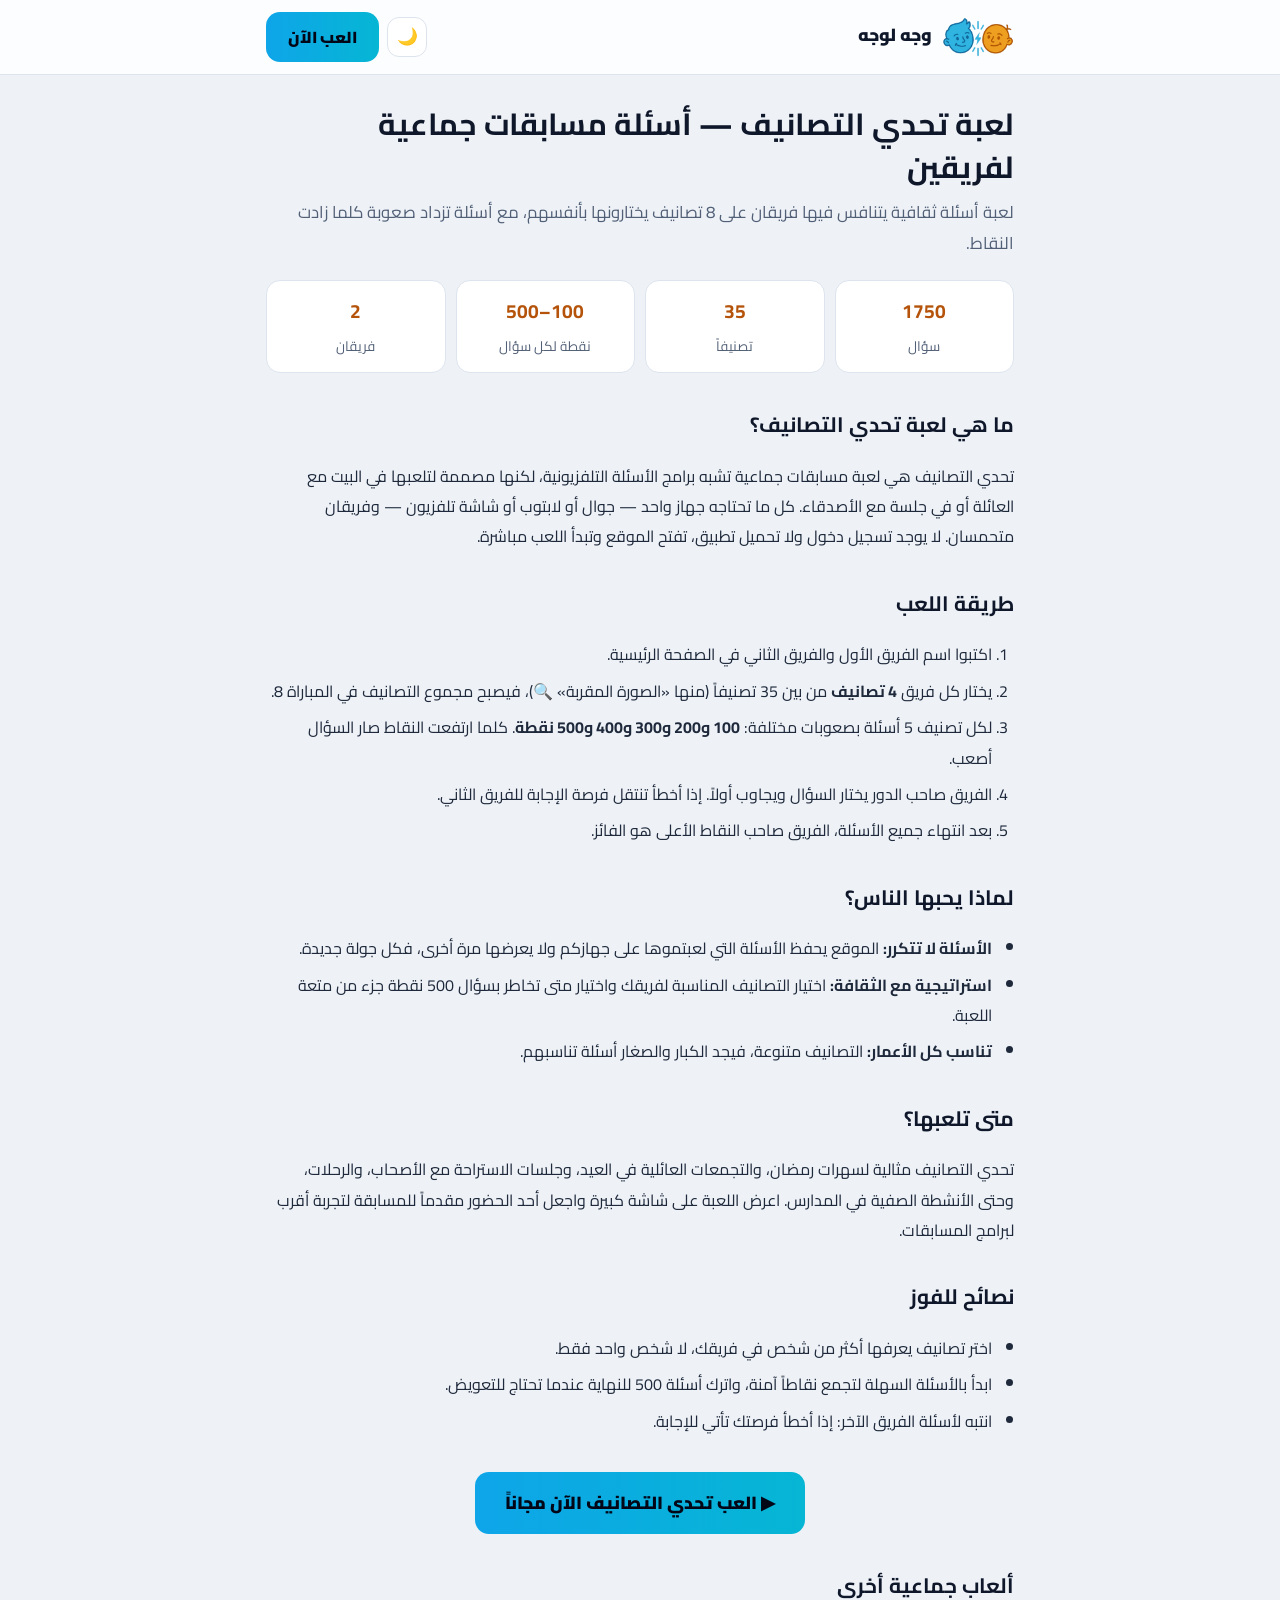
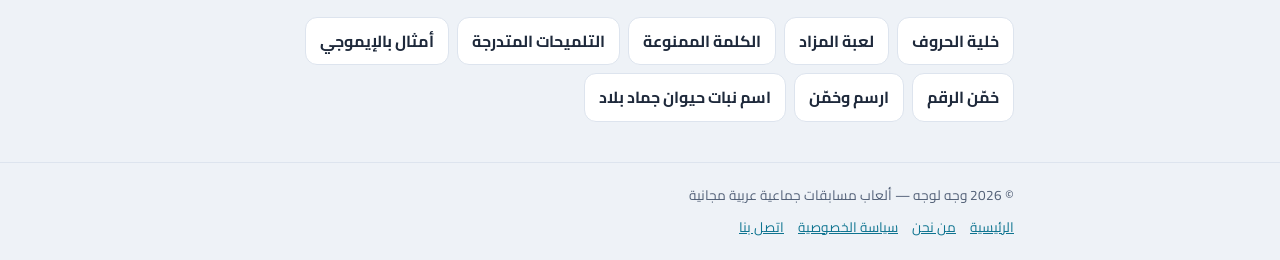
<file: tasaneef.html>
<!DOCTYPE html>
<html lang="ar" dir="rtl">
<head>
  <meta charset="UTF-8" />
  <meta name="viewport" content="width=device-width, initial-scale=1.0" />
  <title>لعبة تحدي التصانيف أونلاين — 1750 سؤالاً مسابقات للعائلة والأصدقاء | وجه لوجه</title>
  <meta name="description" content="العب تحدي التصانيف مجاناً: 35 تصنيفاً و1750 سؤالاً بخمس صعوبات من 100 إلى 500 نقطة. لعبة أسئلة ثقافية جماعية لفريقين على الجوال والكمبيوتر." />
  <link rel="canonical" href="https://tahaddi-alfiraq.com/tasaneef" />
  <meta property="og:title" content="لعبة تحدي التصانيف أونلاين — 1750 سؤالاً مسابقات للعائلة والأصدقاء | وجه لوجه" />
  <meta property="og:description" content="العب تحدي التصانيف مجاناً: 35 تصنيفاً و1750 سؤالاً بخمس صعوبات من 100 إلى 500 نقطة. لعبة أسئلة ثقافية جماعية لفريقين على الجوال والكمبيوتر." />
  <meta property="og:type" content="article" />
  <meta property="og:url" content="https://tahaddi-alfiraq.com/tasaneef" />
  <meta property="og:locale" content="ar_AR" />
  <meta property="og:site_name" content="وجه لوجه" />
  <meta property="og:image" content="https://tahaddi-alfiraq.com/og-image.png" />
  <link rel="icon" type="image/png" sizes="16x16" href="/favicon-16.png" />
  <link rel="icon" type="image/png" sizes="32x32" href="/favicon-32.png" />
  <link rel="icon" type="image/png" sizes="48x48" href="/favicon-48.png" />
  <link rel="icon" type="image/png" sizes="192x192" href="/favicon-192.png" />
  <link rel="apple-touch-icon" sizes="180x180" href="/icon-180.png" />
  <meta name="theme-color" content="#0f172a" />
  <meta name="google-adsense-account" content="ca-pub-3690159783865337" />
  <script async src="https://pagead2.googlesyndication.com/pagead/js/adsbygoogle.js?client=ca-pub-3690159783865337" crossorigin="anonymous"></script>
  <link rel="preconnect" href="https://fonts.googleapis.com" />
  <link rel="preconnect" href="https://fonts.gstatic.com" crossorigin />
  <link href="https://fonts.googleapis.com/css2?family=Cairo:wght@400;700;900&display=swap" rel="stylesheet" />
  <script>(function(){var t;try{t=localStorage.getItem('wjh-theme');}catch(e){}if(t!=='light'&&t!=='dark'){t=(window.matchMedia&&matchMedia('(prefers-color-scheme: light)').matches)?'light':'dark';}document.documentElement.setAttribute('data-theme',t);})();</script>
  <link rel="stylesheet" href="/pages.css" />
  <script type="application/ld+json">{"@context":"https://schema.org","@type":"Game","name":"تحدي التصانيف","description":"العب تحدي التصانيف مجاناً: 35 تصنيفاً و1750 سؤالاً بخمس صعوبات من 100 إلى 500 نقطة. لعبة أسئلة ثقافية جماعية لفريقين على الجوال والكمبيوتر.","url":"https://tahaddi-alfiraq.com/tasaneef","inLanguage":"ar","numberOfPlayers":{"@type":"QuantitativeValue","minValue":2},"isAccessibleForFree":true,"publisher":{"@type":"Organization","name":"وجه لوجه","url":"https://tahaddi-alfiraq.com/"}}</script>
</head>
<body>
  <header class="top">
    <div class="wrap">
      <a class="brand" href="/"><img src="/icon-clear.png" alt="" width="72" height="40" style="vertical-align:middle;margin-left:10px">وجه لوجه</a>
      <div class="top-actions">
        <button type="button" class="theme-btn" title="الوضع الفاتح / الداكن" aria-label="تبديل الوضع الفاتح والداكن" onclick="var h=document.documentElement,n=h.getAttribute('data-theme')==='light'?'dark':'light';h.setAttribute('data-theme',n);try{localStorage.setItem('wjh-theme',n);}catch(e){}"></button>
        <a class="play-btn" href="/">العب الآن</a>
      </div>
    </div>
  </header>
  <main>
    <article class="wrap">
<h1>لعبة تحدي التصانيف — أسئلة مسابقات جماعية لفريقين</h1>
<p class="lead">لعبة أسئلة ثقافية يتنافس فيها فريقان على 8 تصانيف يختارونها بأنفسهم، مع أسئلة تزداد صعوبة كلما زادت النقاط.</p>

<div class="facts">
  <div class="fact"><b>1750</b><span>سؤال</span></div>
  <div class="fact"><b>35</b><span>تصنيفاً</span></div>
  <div class="fact"><b>100–500</b><span>نقطة لكل سؤال</span></div>
  <div class="fact"><b>2</b><span>فريقان</span></div>
</div>

<h2>ما هي لعبة تحدي التصانيف؟</h2>
<p>تحدي التصانيف هي لعبة مسابقات جماعية تشبه برامج الأسئلة التلفزيونية، لكنها مصممة لتلعبها في البيت مع العائلة أو في جلسة مع الأصدقاء. كل ما تحتاجه جهاز واحد — جوال أو لابتوب أو شاشة تلفزيون — وفريقان متحمسان. لا يوجد تسجيل دخول ولا تحميل تطبيق، تفتح الموقع وتبدأ اللعب مباشرة.</p>

<h2>طريقة اللعب</h2>
<ol>
  <li>اكتبوا اسم الفريق الأول والفريق الثاني في الصفحة الرئيسية.</li>
  <li>يختار كل فريق <strong>4 تصانيف</strong> من بين 35 تصنيفاً (منها «الصورة المقربة» 🔍)، فيصبح مجموع التصانيف في المباراة 8.</li>
  <li>لكل تصنيف 5 أسئلة بصعوبات مختلفة: <strong>100 و200 و300 و400 و500 نقطة</strong>. كلما ارتفعت النقاط صار السؤال أصعب.</li>
  <li>الفريق صاحب الدور يختار السؤال ويجاوب أولاً. إذا أخطأ تنتقل فرصة الإجابة للفريق الثاني.</li>
  <li>بعد انتهاء جميع الأسئلة، الفريق صاحب النقاط الأعلى هو الفائز.</li>
</ol>

<h2>لماذا يحبها الناس؟</h2>
<ul>
  <li><strong>الأسئلة لا تتكرر:</strong> الموقع يحفظ الأسئلة التي لعبتموها على جهازكم ولا يعرضها مرة أخرى، فكل جولة جديدة.</li>
  <li><strong>استراتيجية مع الثقافة:</strong> اختيار التصانيف المناسبة لفريقك واختيار متى تخاطر بسؤال 500 نقطة جزء من متعة اللعبة.</li>
  <li><strong>تناسب كل الأعمار:</strong> التصانيف متنوعة، فيجد الكبار والصغار أسئلة تناسبهم.</li>
</ul>

<h2>متى تلعبها؟</h2>
<p>تحدي التصانيف مثالية لسهرات رمضان، والتجمعات العائلية في العيد، وجلسات الاستراحة مع الأصحاب، والرحلات، وحتى الأنشطة الصفية في المدارس. اعرض اللعبة على شاشة كبيرة واجعل أحد الحضور مقدماً للمسابقة لتجربة أقرب لبرامج المسابقات.</p>

<h2>نصائح للفوز</h2>
<ul>
  <li>اختر تصانيف يعرفها أكثر من شخص في فريقك، لا شخص واحد فقط.</li>
  <li>ابدأ بالأسئلة السهلة لتجمع نقاطاً آمنة، واترك أسئلة 500 للنهاية عندما تحتاج للتعويض.</li>
  <li>انتبه لأسئلة الفريق الآخر: إذا أخطأ فرصتك تأتي للإجابة.</li>
</ul>

      <div class="cta"><a class="play-btn big" href="/">▶ العب تحدي التصانيف الآن مجاناً</a></div>
      <h2>ألعاب جماعية أخرى</h2>
      <div class="more">
      <a href="/khaliyat-alhuruf">خلية الحروف</a>
      <a href="/mazad">لعبة المزاد</a>
      <a href="/kalima-mamnoua">الكلمة الممنوعة</a>
      <a href="/talmihat">التلميحات المتدرجة</a>
      <a href="/alghaz-emoji">أمثال بالإيموجي</a>
      <a href="/khammin-alraqam">خمّن الرقم</a>
      <a href="/irsim-wa-khammin">ارسم وخمّن</a>
      <a href="/ism-nabat-hayawan">اسم نبات حيوان جماد بلاد</a>
      </div>
    </article>
  </main>
  <footer class="bottom">
    <div class="wrap">
      <div>© 2026 وجه لوجه — ألعاب مسابقات جماعية عربية مجانية</div>
      <nav>
        <a href="/">الرئيسية</a>
        <a href="/about">من نحن</a>
        <a href="/privacy">سياسة الخصوصية</a>
        <a href="/contact">اتصل بنا</a>
      </nav>
    </div>
  </footer>
  <!-- Cloudflare Web Analytics --><script defer src='https://static.cloudflareinsights.com/beacon.min.js' data-cf-beacon='{"token": "a5c64b96739b4bb4bcfc943876428178"}'></script><!-- End Cloudflare Web Analytics -->
</body>
</html>
</file>
<file: pages.css>
:root {
  --bg: #0b1120;
  --card: #131c31;
  --line: #1e293b;
  --text: #e2e8f0;
  --muted: #94a3b8;
  --cyan: #06b6d4;
  --amber: #f59e0b;
  --heading: #ffffff;
  --header-bg: rgba(2, 6, 23, 0.7);
  --play-ink: #020617;
  --link: #06b6d4;
  color-scheme: dark;
}
html[data-theme="light"] {
  --bg: #eef2f7;
  --card: #ffffff;
  --line: #dde4ee;
  --text: #1e293b;
  --muted: #526077;
  --heading: #0f172a;
  --header-bg: rgba(255, 255, 255, 0.85);
  --link: #0e7490;
  color-scheme: light;
}
html[data-theme="light"] .fact b { color: #b45309; }
* { box-sizing: border-box; }
html, body {
  margin: 0;
  background: var(--bg);
  color: var(--text);
  font-family: 'Cairo', 'Segoe UI', Tahoma, Arial, sans-serif;
  line-height: 1.9;
}
a { color: var(--link); }
.wrap { max-width: 780px; margin: 0 auto; padding: 0 16px; }
header.top {
  border-bottom: 1px solid var(--line);
  background: var(--header-bg);
}
header.top .wrap {
  display: flex; align-items: center; justify-content: space-between;
  gap: 12px; padding-top: 12px; padding-bottom: 12px;
}
.brand { font-weight: 900; font-size: 1.1rem; color: var(--heading); text-decoration: none; }
.play-btn {
  display: inline-block; padding: 10px 22px; border-radius: 14px;
  background: linear-gradient(to left, var(--cyan), #0ea5e9);
  color: var(--play-ink); font-weight: 900; text-decoration: none;
}
.top-actions { display: flex; align-items: center; gap: 8px; }
.theme-btn {
  width: 40px; height: 40px; border-radius: 12px; cursor: pointer;
  background: var(--card); border: 1px solid var(--line); font-size: 1.05rem; line-height: 1;
}
.theme-btn::before { content: "☀️"; }
html[data-theme="light"] .theme-btn::before { content: "🌙"; }.play-btn.big { padding: 14px 30px; font-size: 1.1rem; }
main { padding: 28px 0 40px; }
h1 { font-size: 1.9rem; line-height: 1.4; margin: 0 0 8px; color: var(--heading); }
h2 { font-size: 1.3rem; margin: 32px 0 8px; color: var(--heading); }
.lead { color: var(--muted); font-size: 1.05rem; margin: 0 0 20px; }
.facts {
  display: grid; grid-template-columns: repeat(auto-fit, minmax(150px, 1fr));
  gap: 10px; margin: 20px 0;
}
.fact {
  background: var(--card); border: 1px solid var(--line); border-radius: 14px;
  padding: 12px; text-align: center;
}
.fact b { display: block; font-size: 1.2rem; color: var(--amber); }
.fact span { font-size: 0.85rem; color: var(--muted); }
ol, ul { padding-right: 22px; }
li { margin-bottom: 6px; }
.cta { text-align: center; margin: 36px 0 8px; }
.more { display: flex; flex-wrap: wrap; gap: 8px; margin-top: 12px; }
.more a {
  background: var(--card); border: 1px solid var(--line); border-radius: 12px;
  padding: 8px 14px; text-decoration: none; color: var(--text); font-weight: 700;
}
footer.bottom {
  border-top: 1px solid var(--line); color: var(--muted); font-size: 0.85rem;
  padding: 20px 0;
}
footer.bottom nav { display: flex; flex-wrap: wrap; gap: 14px; margin-top: 6px; }
@media (max-width: 480px) {
  h1 { font-size: 1.5rem; }
}
.contact-email { font-size: 1.35rem; font-weight: 900; margin: 8px 0 14px; direction: ltr; text-align: right; }
.contact-email a { text-decoration: none; border-bottom: 2px solid currentColor; }
</file>
